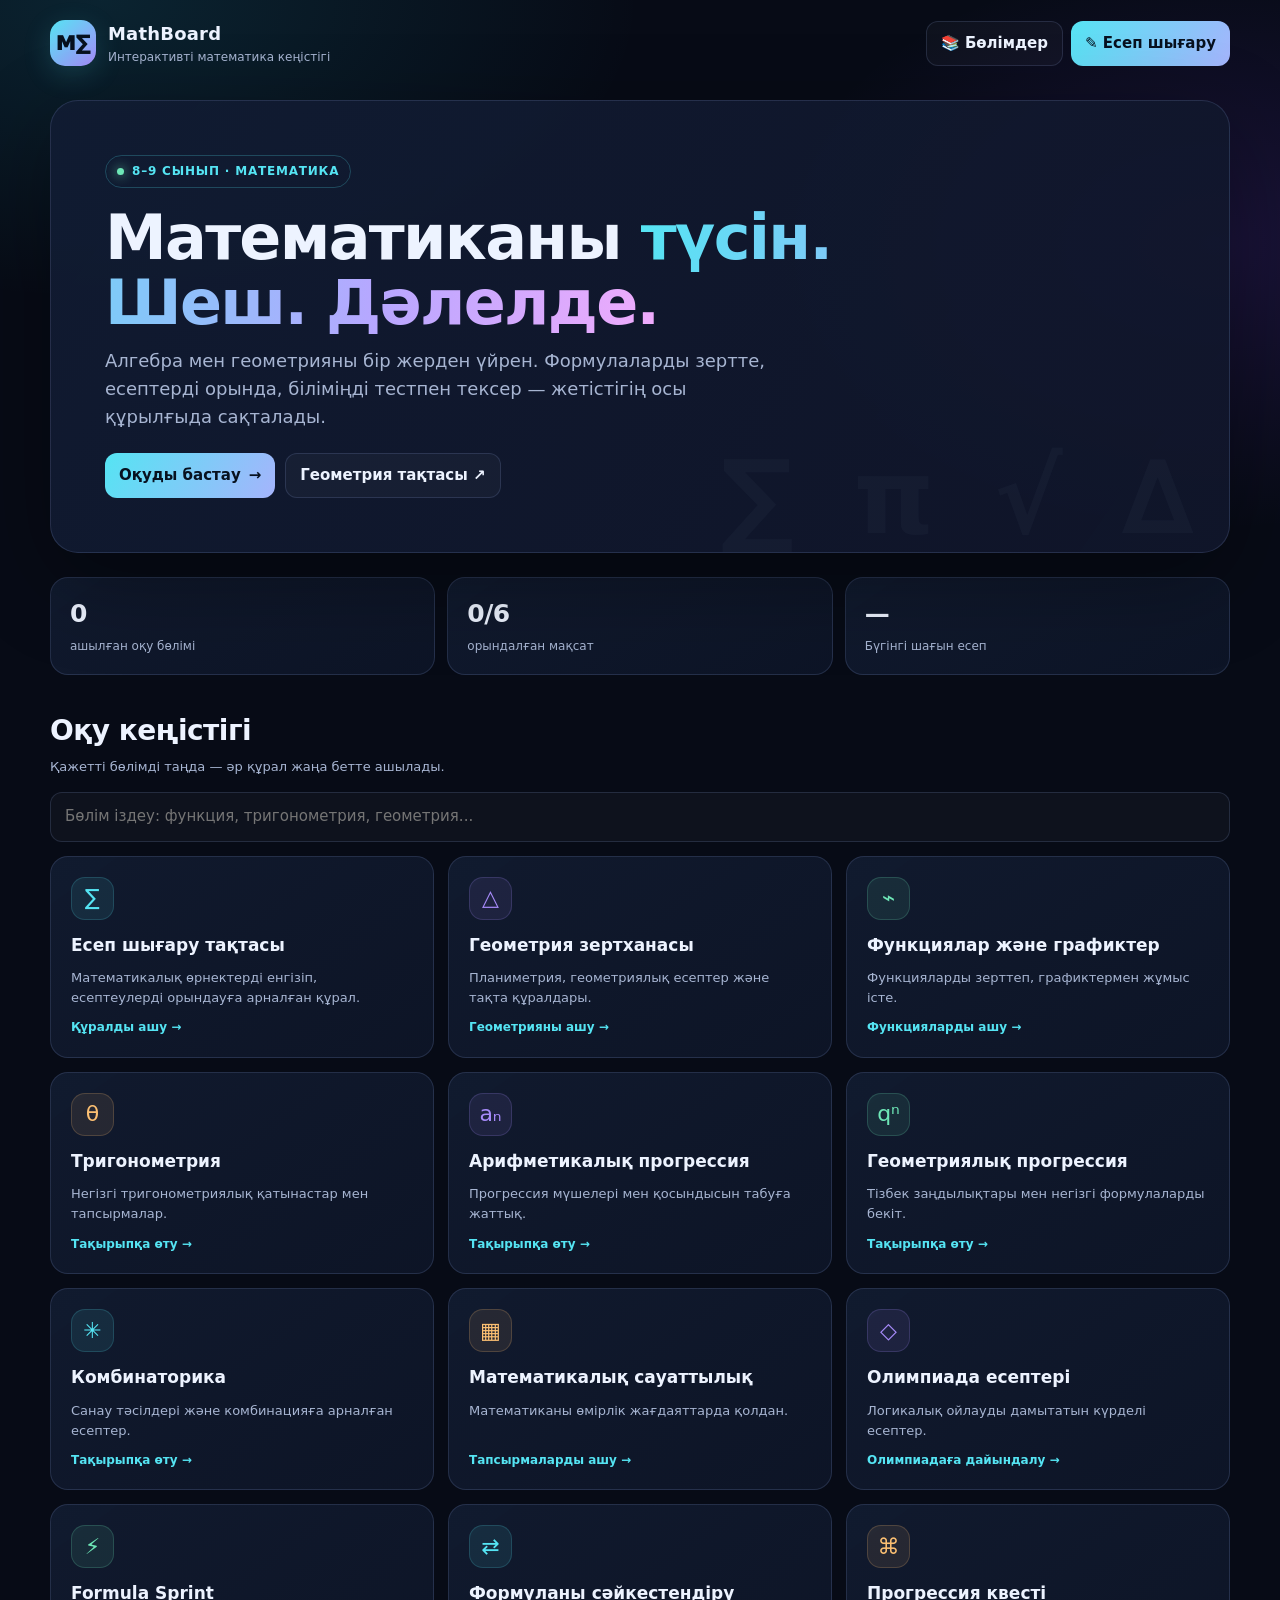
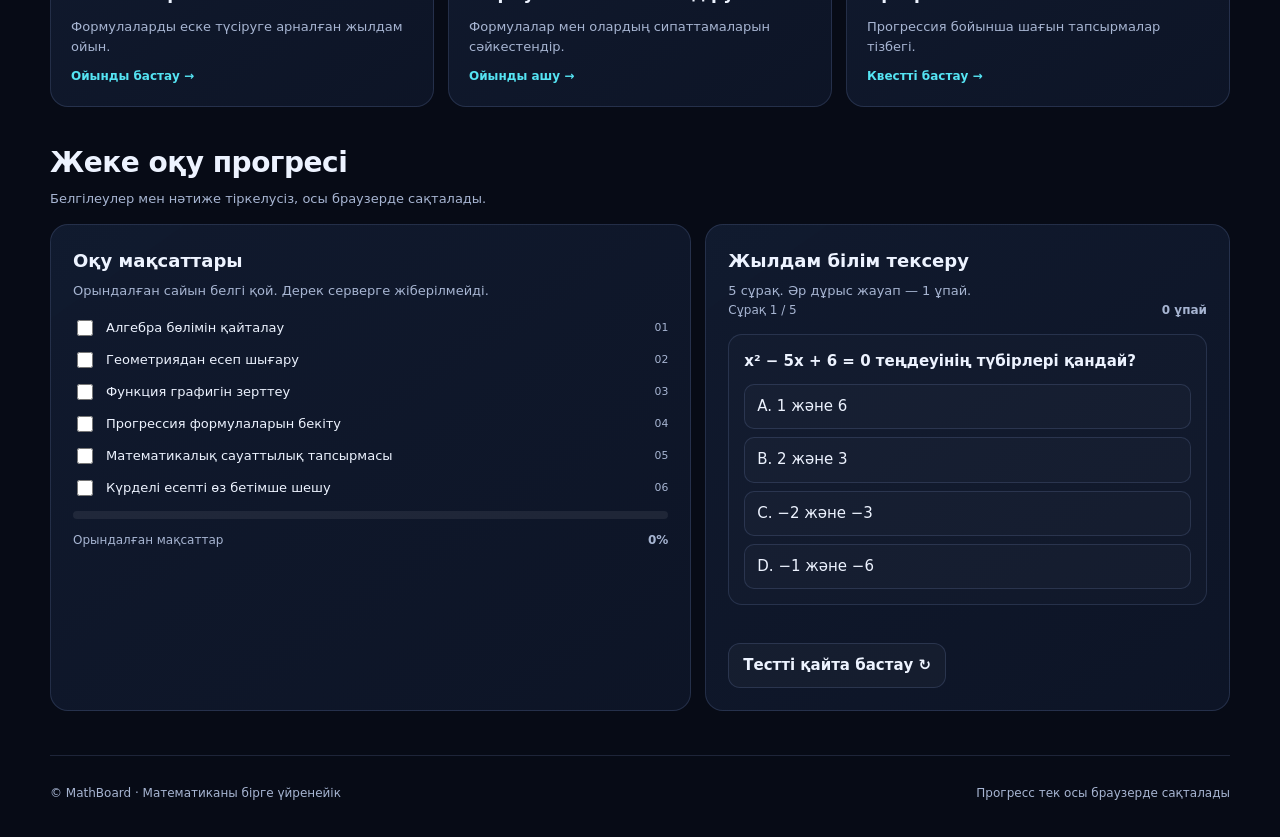
<file: index.html>
<!doctype html>
<html lang="kk">
<head>
<meta charset="utf-8">
<meta name="viewport" content="width=device-width,initial-scale=1">
<meta name="theme-color" content="#070b16">
<meta name="description" content="MathBoard — 8–9 сыныптарға арналған интерактивті математика платформасы. Алгебра, геометрия, тесттер және онлайн тақта.">
<title>MathBoard — Математиканы түсін. Шеш. Дәлелде.</title>
<link rel="stylesheet" href="./modern.css">
</head>
<body class="mb-home">
<div class="mb-wrap">
<header class="mb-topbar">
<a class="mb-brand" href="./index.html" aria-label="MathBoard басты беті">
<span class="mb-logo">M∑</span><span><strong>MathBoard</strong><small>Интерактивті математика кеңістігі</small></span>
</a>
<div class="mb-actions">
<a class="mb-btn" href="#courses">📚 Бөлімдер</a>
<a class="mb-btn primary" href="./formula_runner.html">✎ Есеп шығару</a>
</div>
</header>
<main>
<section class="mb-hero">
<div class="mb-eyebrow"><span class="mb-dot"></span> 8–9 СЫНЫП · МАТЕМАТИКА</div>
<h1>Математиканы <span class="mb-gradient">түсін. Шеш. Дәлелде.</span></h1>
<p>Алгебра мен геометрияны бір жерден үйрен. Формулаларды зертте, есептерді орында, біліміңді тестпен тексер — жетістігің осы құрылғыда сақталады.</p>
<div class="mb-hero-actions">
<a class="mb-btn primary" href="#courses">Оқуды бастау <span aria-hidden="true">→</span></a>
<a class="mb-btn" href="./geometry_plane.html">Геометрия тақтасы ↗</a>
</div>
</section>
<section class="mb-stats" aria-label="Оқу көрсеткіштері">
<div class="mb-stat"><strong id="visitedCount">0</strong><span>ашылған оқу бөлімі</span></div>
<div class="mb-stat"><strong id="doneCount">0/6</strong><span>орындалған мақсат</span></div>
<div class="mb-stat"><strong id="bestScore">—</strong><span>Бүгінгі шағын есеп</span></div>
</section>
<section class="mb-section" id="courses">
<div class="mb-section-head"><div><h2>Оқу кеңістігі</h2><p>Қажетті бөлімді таңда — әр құрал жаңа бетте ашылады.</p></div></div>
<input class="mb-search" id="courseSearch" type="search" placeholder="Бөлім іздеу: функция, тригонометрия, геометрия..." aria-label="Оқу бөлімдерін іздеу">
<div class="mb-grid" id="courseGrid" style="margin-top:14px">
<a class="mb-card" href="./formula_runner.html" data-tags="есеп шығару формула калькулятор тақта алгебра"><span class="mb-card-icon">∑</span><h3>Есеп шығару тақтасы</h3><p>Математикалық өрнектерді енгізіп, есептеулерді орындауға арналған құрал.</p><span class="mb-link">Құралды ашу →</span></a>
<a class="mb-card violet" href="./geometry_plane.html" data-tags="геометрия планиметрия фигура үшбұрыш шеңбер"><span class="mb-card-icon">△</span><h3>Геометрия зертханасы</h3><p>Планиметрия, геометриялық есептер және тақта құралдары.</p><span class="mb-link">Геометрияны ашу →</span></a>
<a class="mb-card green" href="./functions.html" data-tags="функция график алгебра 8 9 сынып"><span class="mb-card-icon">⌁</span><h3>Функциялар және графиктер</h3><p>Функцияларды зерттеп, графиктермен жұмыс істе.</p><span class="mb-link">Функцияларды ашу →</span></a>
<a class="mb-card orange" href="./trig.html" data-tags="тригонометрия синус косинус тангенс"><span class="mb-card-icon">θ</span><h3>Тригонометрия</h3><p>Негізгі тригонометриялық қатынастар мен тапсырмалар.</p><span class="mb-link">Тақырыпқа өту →</span></a>
<a class="mb-card violet" href="./arithm_prog.html" data-tags="арифметикалық прогрессия алгебра тізбек"><span class="mb-card-icon">aₙ</span><h3>Арифметикалық прогрессия</h3><p>Прогрессия мүшелері мен қосындысын табуға жаттық.</p><span class="mb-link">Тақырыпқа өту →</span></a>
<a class="mb-card green" href="./geom_prog.html" data-tags="геометриялық прогрессия алгебра тізбек"><span class="mb-card-icon">qⁿ</span><h3>Геометриялық прогрессия</h3><p>Тізбек заңдылықтары мен негізгі формулаларды бекіт.</p><span class="mb-link">Тақырыпқа өту →</span></a>
<a class="mb-card" href="./combinatorics.html" data-tags="комбинаторика ықтималдық санау тәсілдері"><span class="mb-card-icon">✳</span><h3>Комбинаторика</h3><p>Санау тәсілдері және комбинацияға арналған есептер.</p><span class="mb-link">Тақырыпқа өту →</span></a>
<a class="mb-card orange" href="./math_literacy.html" data-tags="математикалық сауаттылық өмірлік есептер функционалдық"><span class="mb-card-icon">▦</span><h3>Математикалық сауаттылық</h3><p>Математиканы өмірлік жағдаяттарда қолдан.</p><span class="mb-link">Тапсырмаларды ашу →</span></a>
<a class="mb-card violet" href="./olympiad.html" data-tags="олимпиада күрделі логика есептер"><span class="mb-card-icon">◇</span><h3>Олимпиада есептері</h3><p>Логикалық ойлауды дамытатын күрделі есептер.</p><span class="mb-link">Олимпиадаға дайындалу →</span></a>
<a class="mb-card green" href="./formula_sprint.html" data-tags="формула sprint жылдам ойын жаттығу"><span class="mb-card-icon">⚡</span><h3>Formula Sprint</h3><p>Формулаларды еске түсіруге арналған жылдам ойын.</p><span class="mb-link">Ойынды бастау →</span></a>
<a class="mb-card" href="./match_formula.html" data-tags="формула сәйкестендіру ойын"><span class="mb-card-icon">⇄</span><h3>Формуланы сәйкестендіру</h3><p>Формулалар мен олардың сипаттамаларын сәйкестендір.</p><span class="mb-link">Ойынды ашу →</span></a>
<a class="mb-card orange" href="./apgp_quest.html" data-tags="арифметикалық геометриялық прогрессия квест тапсырма"><span class="mb-card-icon">⌘</span><h3>Прогрессия квесті</h3><p>Прогрессия бойынша шағын тапсырмалар тізбегі.</p><span class="mb-link">Квестті бастау →</span></a>
</div>
<p id="searchEmpty" class="mb-muted mb-hidden">Бұл іздеуге сәйкес бөлім табылмады.</p>
</section>
<section class="mb-section">
<div class="mb-section-head"><div><h2>Жеке оқу прогресі</h2><p>Белгілеулер мен нәтиже тіркелусіз, осы браузерде сақталады.</p></div></div>
<div class="mb-two-col">
<div class="mb-panel">
<h3>Оқу мақсаттары</h3><p class="mb-muted" style="font-size:13px;margin:0">Орындалған сайын белгі қой. Дерек серверге жіберілмейді.</p>
<div class="mb-topic-list" id="goalList">
<label class="mb-topic"><input type="checkbox" data-goal="algebra"><span>Алгебра бөлімін қайталау</span><small>01</small></label>
<label class="mb-topic"><input type="checkbox" data-goal="geometry"><span>Геометриядан есеп шығару</span><small>02</small></label>
<label class="mb-topic"><input type="checkbox" data-goal="functions"><span>Функция графигін зерттеу</span><small>03</small></label>
<label class="mb-topic"><input type="checkbox" data-goal="progressions"><span>Прогрессия формулаларын бекіту</span><small>04</small></label>
<label class="mb-topic"><input type="checkbox" data-goal="literacy"><span>Математикалық сауаттылық тапсырмасы</span><small>05</small></label>
<label class="mb-topic"><input type="checkbox" data-goal="olympiad"><span>Күрделі есепті өз бетімше шешу</span><small>06</small></label>
</div>
<div class="mb-progress-track"><div class="mb-progress-fill" id="goalBar"></div></div>
<div class="mb-progress-line"><span>Орындалған мақсаттар</span><strong id="goalPercent">0%</strong></div>
</div>
<div class="mb-panel">
<h3>Жылдам білім тексеру</h3><p class="mb-muted" style="font-size:13px;margin:0">5 сұрақ. Әр дұрыс жауап — 1 ұпай.</p>
<div id="quizArea"></div>
<div class="mb-result" id="quizResult" aria-live="polite">Бастау үшін жауап нұсқасын таңда.</div>
<button class="mb-btn" id="resetQuiz" type="button">Тестті қайта бастау ↻</button>
</div>
</div>
</section>
</main>
<footer class="mb-footer"><span>© MathBoard · Математиканы бірге үйренейік</span><span>Прогресс тек осы браузерде сақталады</span></footer>
</div>
<script>
(function(){
'use strict';
const KEY='mathboard_v2';
function read(){try{return JSON.parse(localStorage.getItem(KEY)||'{}')}catch(e){return {}}}
function write(data){try{localStorage.setItem(KEY,JSON.stringify(data))}catch(e){}}
let data=read();
const visited=data.visits||{};
document.getElementById('visitedCount').textContent=Object.keys(visited).length;
const goals=data.goals||{};
document.querySelectorAll('[data-goal]').forEach(el=>{el.checked=!!goals[el.dataset.goal];el.addEventListener('change',()=>{const d=read();d.goals=d.goals||{};d.goals[el.dataset.goal]=el.checked;write(d);updateGoals();})});
function updateGoals(){const all=[...document.querySelectorAll('[data-goal]')];const count=all.filter(x=>x.checked).length;document.getElementById('doneCount').textContent=count+'/'+all.length;document.getElementById('goalPercent').textContent=Math.round(count/all.length*100)+'%';document.getElementById('goalBar').style.width=(count/all.length*100)+'%';}
updateGoals();
if(typeof data.lastScore==='number')document.getElementById('bestScore').textContent=data.lastScore+'/5';
document.getElementById('courseSearch').addEventListener('input',e=>{const q=e.target.value.toLocaleLowerCase('kk');let shown=0;document.querySelectorAll('#courseGrid .mb-card').forEach(card=>{const match=(card.textContent+' '+card.dataset.tags).toLocaleLowerCase('kk').includes(q);card.classList.toggle('mb-hidden',!match);if(match)shown++;});document.getElementById('searchEmpty').classList.toggle('mb-hidden',shown>0);});
const questions=[
{q:'x² − 5x + 6 = 0 теңдеуінің түбірлері қандай?',a:['1 және 6','2 және 3','−2 және −3','−1 және −6'],correct:1,why:'(x − 2)(x − 3) = 0, сондықтан x = 2 және x = 3.'},
{q:'Арифметикалық прогрессияда a₁ = 4, d = 3. a₄ неге тең?',a:['7','10','13','16'],correct:2,why:'a₄ = a₁ + 3d = 4 + 9 = 13.'},
{q:'sin 30° мәні қандай?',a:['0','1/2','√2/2','1'],correct:1,why:'sin 30° = 1/2.'},
{q:'Үшбұрыш бұрыштарының қосындысы неше градус?',a:['90°','180°','270°','360°'],correct:1,why:'Евклидтік жазықтықтағы үшбұрыш бұрыштарының қосындысы 180°.'},
{q:'y = 2x + 1 функциясында x = 3 болса, y неге тең?',a:['5','6','7','8'],correct:2,why:'y = 2·3 + 1 = 7.'}
];
let order=[],index=0,score=0,answered=false;
const area=document.getElementById('quizArea'),result=document.getElementById('quizResult');
function startQuiz(){order=[0,1,2,3,4];index=0;score=0;answered=false;result.textContent='';renderQuestion();}
function renderQuestion(){if(index>=order.length){area.innerHTML='<div class="mb-question"><p>Тест аяқталды!</p><div class="mb-muted">Нәтижең: '+score+'/5</div></div>';result.textContent=score>=4?'Жарайсың! Тақырыпты жақсы меңгергенсің.':'Қателерді қарап, тағы бір рет байқап көр.';const d=read();d.lastScore=score;d.lastQuizAt=new Date().toISOString();write(d);document.getElementById('bestScore').textContent=score+'/5';return;}
const item=questions[order[index]];area.innerHTML='<div class="mb-progress-line"><span>Сұрақ '+(index+1)+' / '+order.length+'</span><strong>'+score+' ұпай</strong></div><div class="mb-question"><p>'+item.q+'</p><div class="mb-answers">'+item.a.map((v,i)=>'<button type="button" class="mb-answer" data-answer="'+i+'">'+String.fromCharCode(65+i)+'. '+v+'</button>').join('')+'</div></div>';
area.querySelectorAll('[data-answer]').forEach(btn=>btn.addEventListener('click',()=>{if(answered)return;answered=true;const picked=Number(btn.dataset.answer);if(picked===item.correct){score++;btn.classList.add('correct');result.textContent='Дұрыс! '+item.why;}else{btn.classList.add('wrong');area.querySelector('[data-answer="'+item.correct+'"]').classList.add('correct');result.textContent='Әзірге дұрыс емес. '+item.why;}const next=document.createElement('button');next.className='mb-btn primary';next.type='button';next.textContent=index===order.length-1?'Нәтижені көру':'Келесі сұрақ →';next.style.marginTop='10px';next.addEventListener('click',()=>{index++;answered=false;renderQuestion();});area.appendChild(next);}));
}
document.getElementById('resetQuiz').addEventListener('click',startQuiz);startQuiz();
})();
</script>
<script src="./modern.js"></script>
</body></html>
</file>
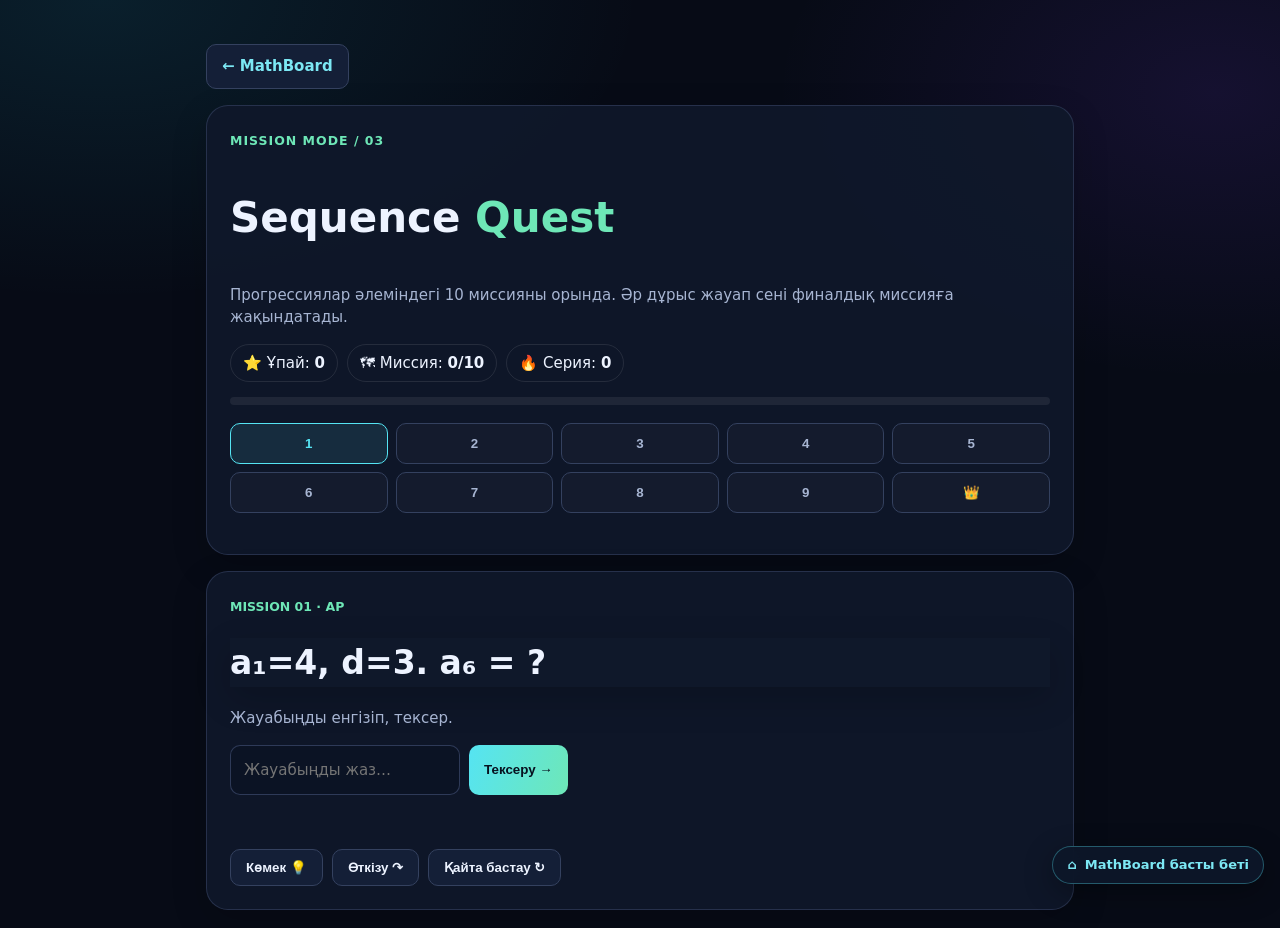
<file: apgp_quest.html>
<!doctype html><html lang="kk"><head><meta charset="utf-8"><meta name="viewport" content="width=device-width,initial-scale=1"><title>Sequence Quest | MathBoard</title><link rel="stylesheet" href="./modern.css"><style>
body{margin:0;background:#070b16;color:#edf3ff;font:15px/1.5 system-ui,sans-serif}.wrap{max-width:900px;margin:28px auto;padding:16px}.btn{display:inline-block;border:1px solid #34415f;background:#141f37;color:#edf3ff;border-radius:12px;padding:10px 15px;text-decoration:none;font-weight:750;cursor:pointer}.primary{background:linear-gradient(110deg,#55e4f3,#6ee7b7);color:#07111f;border:0}.box{border:1px solid #293550;background:linear-gradient(145deg,#121c31,#0d1425);border-radius:22px;padding:23px;margin-top:16px}.title{font-size:clamp(29px,5vw,42px)}.muted{color:#a7b5d2}.map{display:grid;grid-template-columns:repeat(5,1fr);gap:8px;margin:18px 0}.node{border:1px solid #34415f;background:#ffffff06;color:#a7b5d2;border-radius:13px;padding:12px 4px;font-weight:850;cursor:pointer}.node.active{border-color:#55e4f3;color:#55e4f3;background:#55e4f31b}.node.done{border-color:#6ee7b7;color:#6ee7b7;background:#6ee7b714}.q{font-size:clamp(23px,4vw,33px);font-weight:850;margin:20px 0}.input{width:min(230px,65%);background:#070b16;border:1px solid #445576;color:#fff;padding:13px;border-radius:12px;font:inherit}.row{display:flex;gap:9px;flex-wrap:wrap}.pill{border:1px solid #ffffff18;border-radius:99px;padding:7px 12px}.note{min-height:26px;margin:14px 0}.track{height:8px;background:#ffffff12;border-radius:20px;overflow:hidden}.fill{height:100%;background:linear-gradient(90deg,#55e4f3,#6ee7b7);width:0;transition:width .3s}@media(max-width:600px){.wrap{padding:12px}.box{padding:16px}.map{gap:5px}.node{font-size:12px;padding:10px 2px}}
</style></head><body><main class="wrap"><a class="btn" href="index.html">← MathBoard</a><section class="box"><small style="color:#6ee7b7;font-weight:900;letter-spacing:1px">MISSION MODE / 03</small><h1 class="title">Sequence <span style="color:#6ee7b7">Quest</span></h1><p class="muted">Прогрессиялар әлеміндегі 10 миссияны орында. Әр дұрыс жауап сені финалдық миссияға жақындатады.</p><div class="row"><span class="pill">⭐ Ұпай: <b id="score">0</b></span><span class="pill">🗺 Миссия: <b id="progress">0/10</b></span><span class="pill">🔥 Серия: <b id="streak">0</b></span></div><div class="track" style="margin-top:15px"><div class="fill" id="fill"></div></div><div class="map" id="map"></div></section><section class="box"><small id="kind" style="color:#6ee7b7;font-weight:900">MISSION 01</small><div class="q" id="question"></div><p class="muted" id="hint">Жауабыңды енгіз.</p><div class="row"><input class="input" id="answer" inputmode="decimal" placeholder="Жауабыңды жаз…"><button class="btn primary" id="check">Тексеру →</button></div><div class="note" id="note" aria-live="polite"></div><div class="row"><button class="btn" id="help">Көмек 💡</button><button class="btn" id="skip">Өткізу ↷</button><button class="btn" id="restart">Қайта бастау ↻</button></div></section></main>
<script>
var $=function(x){return document.getElementById(x)},missions=[
{t:'AP',q:'a₁=4, d=3. a₆ = ?',a:19,h:'aₙ = a₁ + (n−1)d'},
{t:'AP',q:'a₁=7, d=−2. a₅ = ?',a:-1,h:'aₙ = a₁ + (n−1)d'},
{t:'AP',q:'a₁=2, d=4. S₅ = ?',a:50,h:'Sₙ = n(a₁+aₙ)/2'},
{t:'AP',q:'5, 9, 13, 17, … келесі сан?',a:21,h:'Айырымы тұрақты.'},
{t:'GP',q:'b₁=3, q=2. b₅ = ?',a:48,h:'bₙ = b₁ · qⁿ⁻¹'},
{t:'GP',q:'2, 6, 18, 54, … келесі сан?',a:162,h:'Әр жолы бірдей санға көбейеді.'},
{t:'GP',q:'b₁=5, q=3. b₃ = ?',a:45,h:'b₃ = b₁ · q²'},
{t:'AP',q:'a₁=12, d=−3. a₄ = ?',a:3,h:'12-ден үш рет 3-ті азайт.'},
{t:'GP',q:'b₁=1, q=2. S₄ = ?',a:15,h:'1 + 2 + 4 + 8'},
{t:'BOSS',q:'AP: a₃=11, a₇=27. Айырымы d = ?',a:4,h:'a₇ − a₃ = 4d'}
],idx=0,score=0,streak=0,done={},locked=false;
function map(){ $('map').innerHTML=missions.map(function(m,i){return '<button class="node '+(done[i]?'done ':'')+(i===idx?'active':'')+'" onclick="jump('+i+')">'+(done[i]?'✓':i===9?'👑':i+1)+'</button>'}).join('')}
function show(){$('kind').textContent='MISSION '+String(idx+1).padStart(2,'0')+' · '+missions[idx].t;$('question').textContent=missions[idx].q;$('hint').textContent='Жауабыңды енгізіп, тексер.';$('answer').value='';$('answer').disabled=false;$('check').disabled=false;$('note').textContent='';$('progress').textContent=Object.keys(done).length+'/10';$('score').textContent=score;$('streak').textContent=streak;$('fill').style.width=Object.keys(done).length*10+'%';map();locked=false}
function check(){if(locked||done[idx])return;var raw=$('answer').value.trim().replace(',','.');if(raw===''){$('note').textContent='Алдымен жауабыңды енгіз.';return}if(Math.abs(Number(raw)-missions[idx].a)<.001){locked=true;done[idx]=true;streak++;var pts=10+Math.min(streak-1,4)*2;score+=pts;$('note').textContent='Дұрыс! +'+pts+' ұпай ✨';$('note').style.color='#6ee7b7';$('answer').disabled=true;$('check').disabled=true;$('progress').textContent=Object.keys(done).length+'/10';$('score').textContent=score;$('streak').textContent=streak;$('fill').style.width=Object.keys(done).length*10+'%';map();if(Object.keys(done).length===10){$('kind').textContent='QUEST COMPLETE';$('question').textContent='🏆 Миссия орындалды!';$('hint').textContent='10 тапсырманың бәрі аяқталды. Ұпай: '+score;localStorage.setItem('mb_quest_best',Math.max(score,Number(localStorage.getItem('mb_quest_best')||0)))}else setTimeout(function(){idx=(idx+1)%10;while(done[idx]&&Object.keys(done).length<10)idx=(idx+1)%10;show()},700)}else{streak=0;$('streak').textContent='0';$('note').textContent='Әлі дәл емес. Формуланы қолданып қайта есепте!';$('note').style.color='#fb7185'}}
function jump(i){if(done[i])return;idx=i;show()}
$('check').onclick=check;$('answer').addEventListener('keydown',function(e){if(e.key==='Enter')check()});$('help').onclick=function(){$('hint').textContent='💡 '+missions[idx].h};$('skip').onclick=function(){idx=(idx+1)%10;while(done[idx]&&Object.keys(done).length<10)idx=(idx+1)%10;show()};$('restart').onclick=function(){idx=score=streak=0;done={};show()};show();
</script><script src="./modern.js"></script></body></html>
</file>
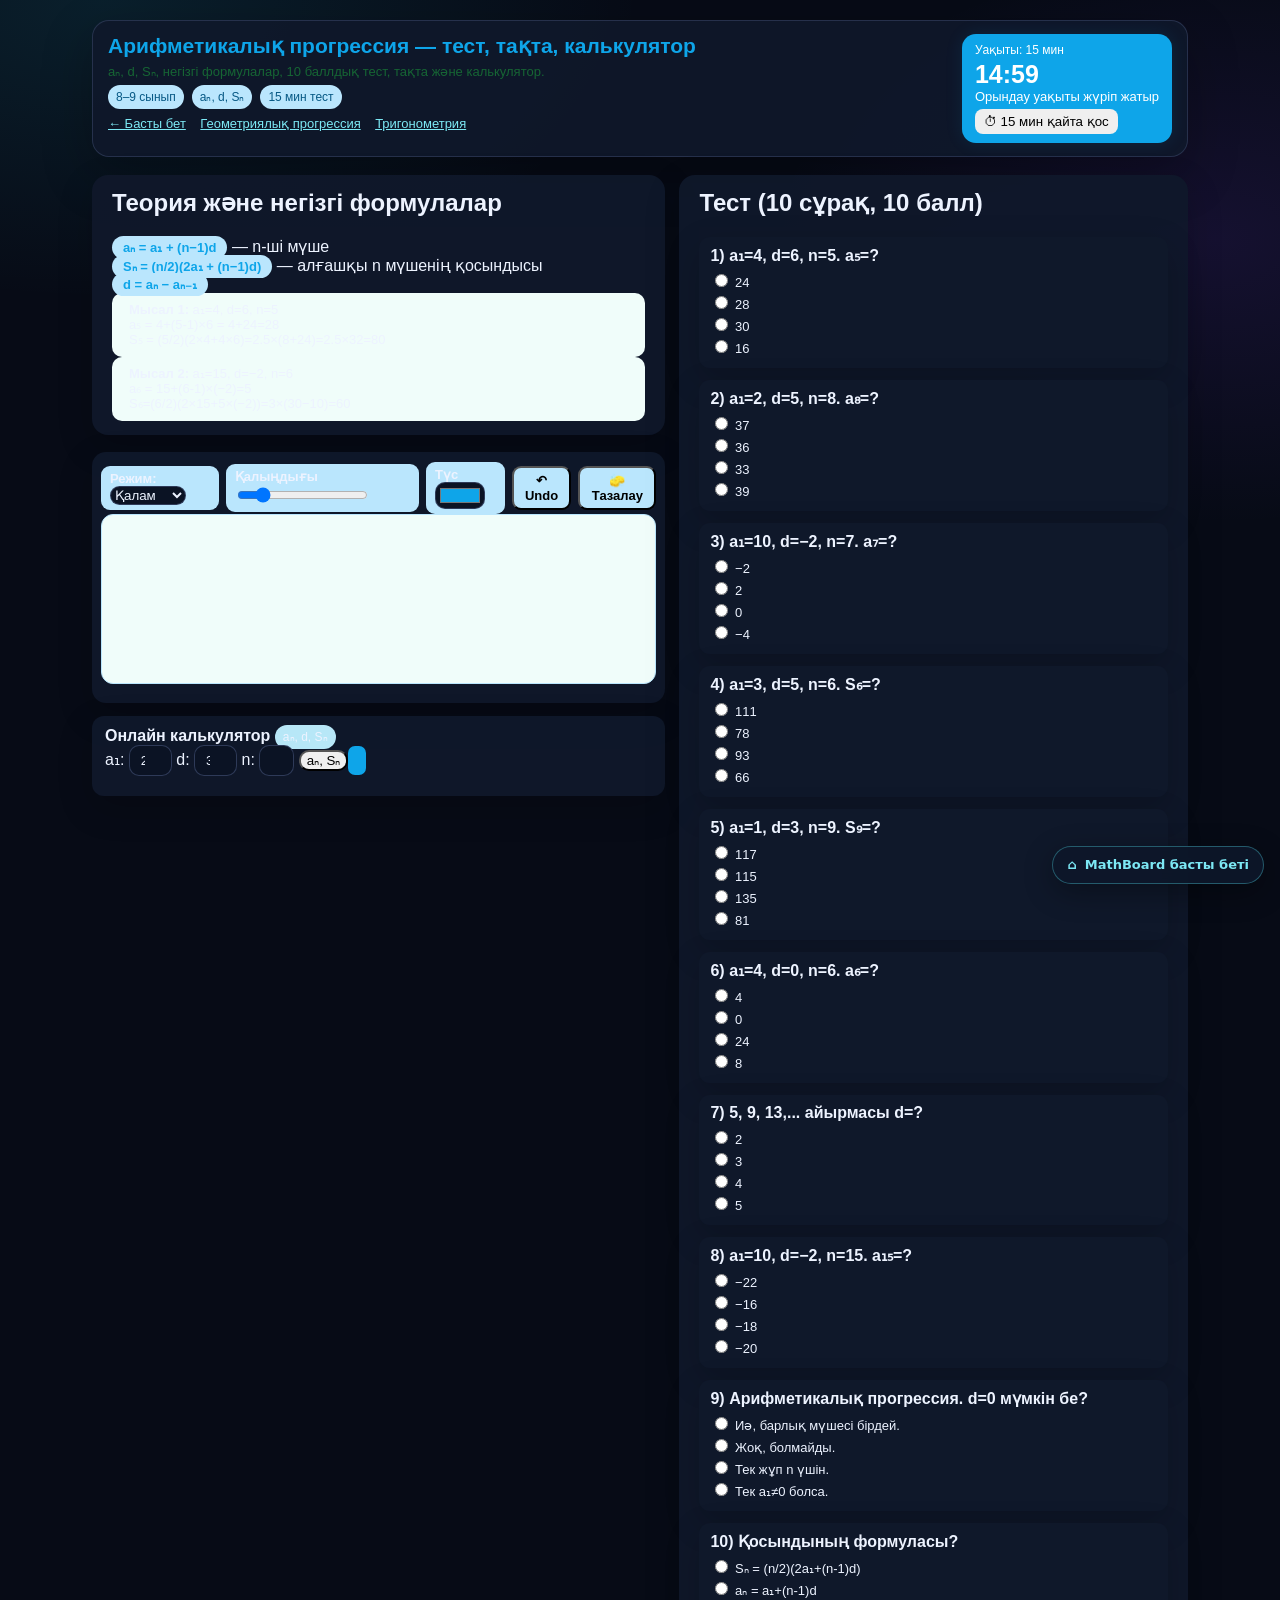
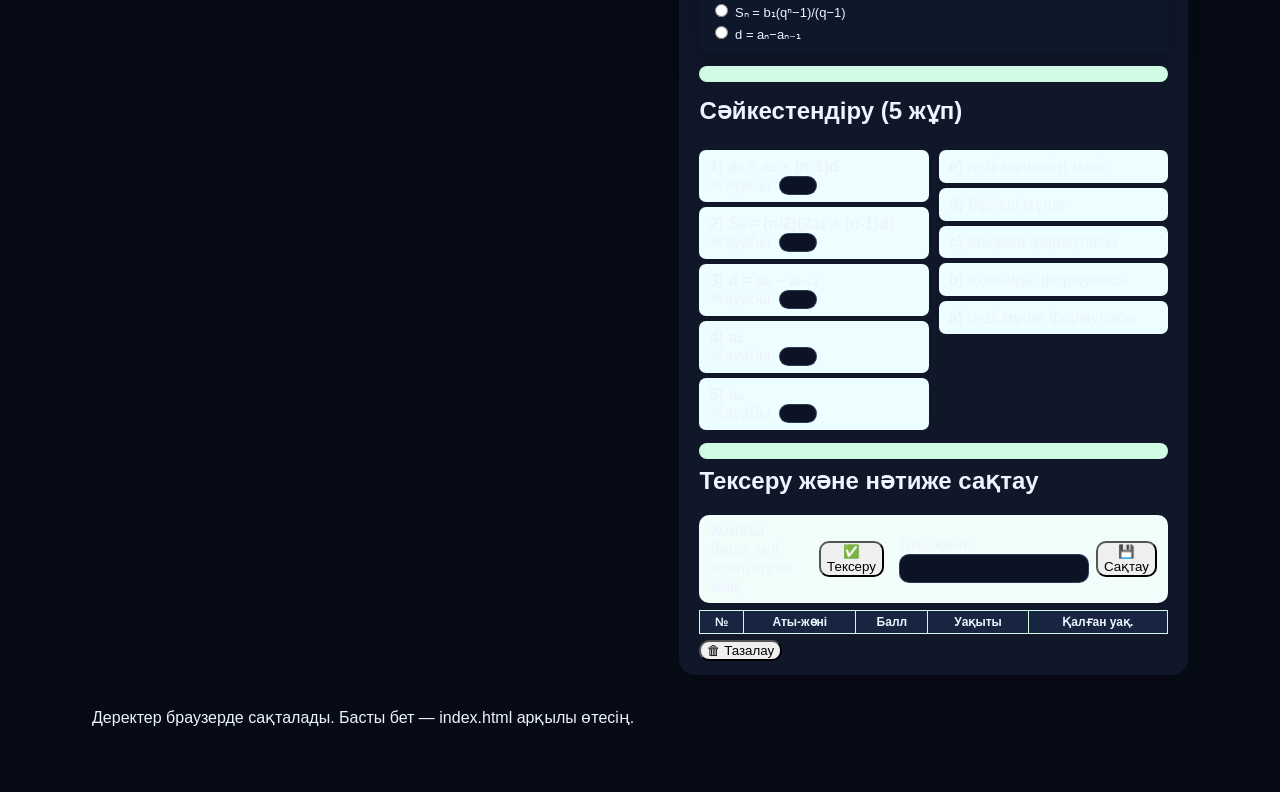
<file: arithm_prog.html>
<!DOCTYPE html>
<html lang="kk">
<head>
  <meta charset="UTF-8">
  <title>Арифметикалық прогрессия — тест, тақта, калькулятор</title>
  <meta name="viewport" content="width=device-width, initial-scale=1.0">
  <style>
    :root{--card:#fff;--bg:#e6f9fc;--muted:#166534;--accent:#0ea5e9;--danger:#ef4444;--good:#22c55e;}
    body{margin:0;background:var(--bg);font-family:sans-serif;}
    .container{max-width:1120px;margin:0 auto;padding:20px 12px 65px;}
    header{display:flex;justify-content:space-between;align-items:flex-start;gap:14px;margin-bottom:18px;padding:13px 15px;background:var(--card);box-shadow:0 1px 15px #38bdf844;border-radius:17px;}
    @media(max-width:990px){header{flex-direction:column;}}
    .title h1{margin:0 0 6px;font-size:21px;color:var(--accent);}
    .title p{margin:1px 0 6px 0;color:var(--muted);font-size:13px;}
    .badge-row{display:flex;gap:8px;margin-bottom:5px;}
    .badge{padding:5px 8px;border-radius:99px;background:#bae6fd;color:#075985;font-size:12px;}
    nav a{font-size:13px;color:var(--accent);margin-right:10px;}
    .timer-box{min-width:200px;padding:9px 13px;background:var(--accent);color:#fff;border-radius:14px;box-shadow:0 0 18px #0ea5e91b;}
    .timer-time{font-size:25px;font-weight:900;}
    .timer-status{font-size:13px;}
    main{display:grid;grid-template-columns: 1.06fr 0.94fr;gap:14px;align-items:flex-start;}
    @media(max-width:980px){main{grid-template-columns:1fr;}}
    .card{background:var(--card);border-radius:16px;padding:14px 20px;margin-bottom:17px;box-shadow:0 2px 13px #0ea5e924;}
    h2{margin-top:0;}
    h3{margin-top:15px;}
    .formula{background:#bae6fd;border-radius:999px;padding:4px 11px;font-size:13px;font-weight:700;color:#0ea5e9;}
    .ex{background:#f0fdfa;padding:9px 13px 10px 17px;border-radius:10px;font-size:13px;}
    ul{font-size:14px;}
    .board{background:#f8fafc;padding:10px 9px 15px;border-radius:14px;margin-bottom:13px;}
    .tools{display:flex;gap:7px;align-items:center;}
    .tools .tool{padding:5px 9px;border-radius:9px;background:#bae6fd;font-size:13px;font-weight:700;}
    canvas{width:100%;height:170px;border-radius:12px;background:#f0fdfa;border:1px solid #bae6fd;}
    .calc{background:#f0fdfa;padding:11px 13px 13px;border-radius:12px;}
    .calc input,.calc select{padding:7px 11px;border-radius:9px;border:1px solid #bae6fd;margin-bottom:7px;}
    .calc .out{background:var(--accent);color:#fff;padding:7px 9px;border-radius:7px;margin-top:4px;font-size:13px;}
    .question{margin-bottom:12px;padding:9px 11px;background:#f0fdfa;border-radius:11px;}
    .question-title{font-weight:700;margin-bottom:6px;}
    label.option{display:block;font-size:13px;margin-bottom:3px;}
    .small-feedback{font-size:12px;margin-top:3px;}
    .small-feedback.correct{color:var(--good);}
    .small-feedback.wrong{color:var(--danger);}
    .test-result{padding:8px 12px;border-radius:10px;background:#d1fae5;font-size:13px;margin:8px 0;}
    .match-grid{display:grid;grid-template-columns:1fr 1fr;gap:10px;}
    .match-item{padding:7px 10px;border-radius:7px;background:#ecfeff;margin:5px 0;}
    .match-item input{width:38px;border-radius:6px;}
    .save-box{margin-top:10px;padding:7px 11px;border-radius:10px;background:#f0fdfa;display:flex;gap:7px;align-items:center;}
    .save-box input{padding:6px 10px;font-size:13px;border-radius:999px;border:1px solid #bae6fd;min-width:130px;}
    .saved-table{width:100%;border-collapse:collapse;margin-top:7px;font-size:12px;}
    .saved-table th,.saved-table td{border:1px solid #d1fae5;padding:4px 6px;}
    .saved-table th{background:#bae6fd;}
    .chip{padding:5px 8px;border-radius:99px;background:#b7e7f7;font-size:12px;}
    footer{margin-top:16px;}
  </style>
  <link rel="stylesheet" href="./modern.css">
</head>
<body>
<div class="container">
  <header>
    <div class="title">
      <h1>Арифметикалық прогрессия — тест, тақта, калькулятор</h1>
      <p>aₙ, d, Sₙ, негізгі формулалар, 10 баллдық тест, тақта және калькулятор.</p>
      <div class="badge-row">
        <span class="badge">8–9 сынып</span>
        <span class="badge">aₙ, d, Sₙ</span>
        <span class="badge">15 мин тест</span>
      </div>
      <nav>
        <a href="index.html">← Басты бет</a>
        <a href="geom_prog.html">Геометриялық прогрессия</a>
        <a href="trig.html">Тригонометрия</a>
      </nav>
    </div>
    <div class="timer-box">
      <div style="font-size:12px;margin-bottom:3px;">Уақыты: 15 мин</div>
      <div class="timer-time" id="timerDisplay">15:00</div>
      <div class="timer-status" id="timerStatus">Орындау уақыты жүріп жатыр</div>
      <button id="restartTimerBtn" style="margin-top:5px;border-radius:8px;padding:5px 9px;border:0;cursor:pointer;">⏱ 15 мин қайта қос</button>
    </div>
  </header>
  <main>
    <section>
      <div class="card">
        <h2>Теория және негізгі формулалар</h2>
        <span class="formula">aₙ = a₁ + (n−1)d</span> — n-ші мүше <br>
        <span class="formula">Sₙ = (n/2)(2a₁ + (n−1)d)</span> — алғашқы n мүшенің қосындысы<br>
        <span class="formula">d = aₙ − aₙ₋₁</span><br>
        <div class="ex"><b>Мысал 1:</b> a₁=4, d=6, n=5<br>
          a₅ = 4+(5-1)×6 = 4+24=28<br>
          S₅ = (5/2)(2×4+4×6)=2.5×(8+24)=2.5×32=80
        </div>
        <div class="ex"><b>Мысал 2:</b> а₁=15, d=−2, n=6<br>
          a₆ = 15+(6-1)×(−2)=5<br>
          S₆=(6/2)(2×15+5×(−2))=3×(30−10)=60
        </div>
      </div>
      <div class="card board">
        <div class="tools">
          <div class="tool">Режим: <select id="mode"><option value="pen">Қалам</option><option value="eraser">Өшіргіш</option><option value="line">Сызғыш</option></select></div>
          <div class="tool">Қалыңдығы <input id="size" type="range" min="2" max="15" value="4"></div>
          <div class="tool">Түс <input id="color" type="color" value="#0ea5e9"></div>
          <button id="undoBtn" class="tool">↶ Undo</button>
          <button id="clearBtn" class="tool">🧽 Тазалау</button>
        </div>
        <canvas id="canvas"></canvas>
      </div>
      <div class="card calc">
        <b>Онлайн калькулятор</b>
        <span class="chip">aₙ, d, Sₙ</span><br>
        a₁: <input id="a1" type="number" value="2" style="width:43px">
        d: <input id="d" type="number" value="3" style="width:43px">
        n: <input id="n" type="number" value="7" style="width:35px">
        <button id="apcalcBtn">aₙ, Sₙ</button>
        <span id="apout" class="out"></span>
      </div>
    </section>
    <section>
      <div class="card">
        <h2>Тест (10 сұрақ, 10 балл)</h2>
        <div id="testArea"></div>
        <div class="test-result" id="testResult"></div>
        <h2 style="margin-top:15px;">Сәйкестендіру (5 жұп)</h2>
        <div class="match-grid" id="matchArea"></div>
        <div class="test-result" id="matchResult"></div>
        <h2>Тексеру және нәтиже сақтау</h2>
        <div class="save-box">
          <span id="scoreSummary">Жалпы балл: әлі есептелген жоқ</span>
          <button id="checkAllBtn" style="margin:3px 8px;">✅ Тексеру</button>
          <label>Аты-жөні:<input id="studentName"/></label>
          <button id="saveResultBtn">💾 Сақтау</button>
        </div>
        <div style="color:var(--muted);font-size:12px;margin:3px 0;" id="saveMessage"></div>
        <table class="saved-table" id="resultsTable">
          <thead><tr><th>№</th><th>Аты-жөні</th><th>Балл</th><th>Уақыты</th><th>Қалған уақ.</th></tr></thead>
          <tbody></tbody>
        </table>
        <button id="clearResultsBtn" style="margin-top:6px;">🗑 Тазалау</button>
      </div>
    </section>
  </main>
  <footer>
    Деректер браузерде сақталады. Басты бет — index.html арқылы өтесің.
  </footer>
</div>
<script>
  // Таймер
  const TIMER_SEC = 15*60; let remaining=TIMER_SEC,timerId=null;
  const timerDisplay=document.getElementById('timerDisplay'),timerStatus=document.getElementById('timerStatus'),restartTimerBtn=document.getElementById('restartTimerBtn');
  function ftime(sec){let m=Math.floor(sec/60),s=sec%60;return String(m).padStart(2,0)+':'+String(s).padStart(2,0);}
  function updateTimerUI(){timerDisplay.textContent=ftime(remaining);
    if(remaining<=0){timerStatus.textContent='Уақыт аяқталды.';clearInterval(timerId);timerId=null;}
    else if(remaining<=180){timerStatus.textContent='Қалған уақыт аз! Жылдам!';}
    else timerStatus.textContent='Орындау уақыты жүріп жатыр';}
  function startTimer(){if(timerId)clearInterval(timerId);remaining=TIMER_SEC;updateTimerUI();
    timerId=setInterval(()=>{remaining--;updateTimerUI();if(remaining<=0)clearInterval(timerId);},1000);}
  restartTimerBtn.onclick=startTimer;startTimer();
  // Board
  const canvas=document.getElementById('canvas'),ctx=canvas.getContext('2d'),modeEl=document.getElementById('mode'),sizeEl=document.getElementById('size'),colorEl=document.getElementById('color');
  let drawing=false,lastX=0,lastY=0,lineStart=null,history=[];
  function fitCanvas(){const r=canvas.getBoundingClientRect(),dpr=window.devicePixelRatio||1;canvas.width=Math.floor(r.width*dpr);canvas.height=Math.floor(r.height*dpr);ctx.setTransform(dpr,0,0,dpr,0,0);if(history.length){const img=new Image();img.onload=()=>ctx.drawImage(img,0,0,r.width,r.height);img.src=history[history.length-1];}}
  function snapshot(){history.push(canvas.toDataURL());if(history.length>12)history.shift();}
  function getPos(e){const r=canvas.getBoundingClientRect(),x=(e.touches?e.touches[0].clientX:e.clientX)-r.left,y=(e.touches?e.touches[0].clientY:e.clientY)-r.top;return{x,y};}
  function start(e){e.preventDefault();const{x,y}=getPos(e),mode=modeEl.value;if(mode==='line'){if(!lineStart){lineStart={x,y};}else{snapshot();ctx.save();ctx.lineCap='round';ctx.lineJoin='round';ctx.lineWidth=+sizeEl.value;ctx.strokeStyle=colorEl.value;ctx.beginPath();ctx.moveTo(lineStart.x,lineStart.y);ctx.lineTo(x,y);ctx.stroke();ctx.restore();lineStart=null;}return;}snapshot();drawing=true;lastX=x;lastY=y;}
  function move(e){if(!drawing)return;e.preventDefault();const{x,y}=getPos(e),mode=modeEl.value;ctx.save();ctx.lineCap='round';ctx.lineJoin='round';ctx.lineWidth=+sizeEl.value;if(mode==='eraser'){ctx.globalCompositeOperation='destination-out';ctx.strokeStyle='rgba(0,0,0,1)';}else{ctx.globalCompositeOperation='source-over';ctx.strokeStyle=colorEl.value;}ctx.beginPath();ctx.moveTo(lastX,lastY);ctx.lineTo(x,y);ctx.stroke();ctx.restore();lastX=x;lastY=y;}
  function end(){drawing=false;}
  document.getElementById('clearBtn').onclick=()=>{snapshot();ctx.clearRect(0,0,canvas.width,canvas.height);lineStart=null;};
  document.getElementById('undoBtn').onclick=()=>{if(history.length<2)return;history.pop();const img=new Image();img.onload=()=>{const r=canvas.getBoundingClientRect();ctx.clearRect(0,0,canvas.width,canvas.height);ctx.drawImage(img,0,0,r.width,r.height);};img.src=history[history.length-1];lineStart=null;};
  canvas.addEventListener('mousedown',start);canvas.addEventListener('mousemove',move);window.addEventListener('mouseup',end);
  canvas.addEventListener('touchstart',start,{passive:false});canvas.addEventListener('touchmove',move,{passive:false});window.addEventListener('touchend',end);
  window.addEventListener('resize',fitCanvas);fitCanvas();snapshot();
  // Калькулятор
  apcalcBtn.onclick=()=>{let a=+a1.value,dv=+d.value,nv=+n.value;if(isNaN(a)||isNaN(dv)||isNaN(nv)){apout.textContent="Қате.";return;}
    let an=a+(nv-1)*dv, S=(nv/2)*(2*a+(nv-1)*dv);
    apout.textContent="aₙ="+an+", Sₙ="+S;
  }
  // Тест
  const testQuestions=[
    {q:"1) a₁=4, d=6, n=5. a₅=?",options:["24","28","30","16"],correct:1},
    {q:"2) a₁=2, d=5, n=8. a₈=?",options:["37","36","33","39"],correct:0},
    {q:"3) a₁=10, d=−2, n=7. a₇=?",options:["−2","2","0","−4"],correct:1},
    {q:"4) a₁=3, d=5, n=6. S₆=?",options:["111","78","93","66"],correct:2},
    {q:"5) a₁=1, d=3, n=9. S₉=?",options:["117","115","135","81"],correct:1},
    {q:"6) a₁=4, d=0, n=6. a₆=?",options:["4","0","24","8"],correct:0},
    {q:"7) 5, 9, 13,... айырмасы d=?",options:["2","3","4","5"],correct:2},
    {q:"8) a₁=10, d=−2, n=15. a₁₅=?",options:["−22","−16","−18","−20"],correct:3},
    {q:"9) Арифметикалық прогрессия. d=0 мүмкін бе?",options:["Иә, барлық мүшесі бірдей.","Жоқ, болмайды.","Тек жұп n үшін.","Тек a₁≠0 болса."],correct:0},
    {q:"10) Қосындының формуласы?",options:["Sₙ = (n/2)(2a₁+(n-1)d)","aₙ = a₁+(n-1)d","Sₙ = b₁(qⁿ−1)/(q−1)","d = aₙ−aₙ₋₁"],correct:0}
  ];
  const testArea=document.getElementById('testArea');
  function renderTest(){
    testArea.innerHTML = '';
    testQuestions.forEach((q, idx) => {
      const div = document.createElement('div');
      div.className = 'question';
      div.dataset.index = idx;
      const title = document.createElement('div');
      title.className = 'question-title';
      title.textContent = q.q;
      div.appendChild(title);
      q.options.forEach((opt, i) => {
        const id = `q${idx}_opt${i}`;
        const label = document.createElement('label');
        label.className = 'option';
        label.htmlFor = id;
        const radio = document.createElement('input');
        radio.type = 'radio';
        radio.name = `q${idx}`;
        radio.id = id;
        radio.value = i;
        label.appendChild(radio);
        label.appendChild(document.createTextNode(' '+opt));
        div.appendChild(label);
      });
      const fb = document.createElement('div');
      fb.className = 'small-feedback'; fb.id = `fb${idx}`; div.appendChild(fb);
      testArea.appendChild(div);
    });
  }
  renderTest();
  function checkTest(){
    let score=0, details=[];
    testQuestions.forEach((q, idx)=>{
      const sel=document.querySelector(`input[name="q${idx}"]:checked`);
      const fb=document.getElementById(`fb${idx}`);
      if(!sel){ fb.textContent="Жауап таңдалмаған."; fb.className='small-feedback wrong'; details.push(`С${idx+1}: жоқ.`); return;}
      if(Number(sel.value)===q.correct){score++;fb.textContent="Дұрыс!";fb.className='small-feedback correct';}
      else{fb.textContent="Қате.";fb.className='small-feedback wrong';details.push(`С${idx+1}: қате.`);}
    });
    return {score,details};
  }
  // Сәйкестендіру
  const matchPairs=[
    {formula:"aₙ = a₁ + (n-1)d",letter:"a",desc:"n-ші мүше формуласы"},
    {formula:"Sₙ = (n/2)(2a₁ + (n-1)d)",letter:"b",desc:"қосынды формуласы"},
    {formula:"d = aₙ − aₙ₋₁",letter:"c",desc:"айырма формуласы"},
    {formula:"a₁",letter:"d",desc:"бірінші мүше"},
    {formula:"aₙ",letter:"e",desc:"n-ші мүшенің мәні"}
  ];
  const matchArea=document.getElementById('matchArea');
  function renderMatch(){
    const leftCol=document.createElement('div'),rightCol=document.createElement('div');
    matchPairs.forEach((item,idx)=>{
      const d=document.createElement('div');
      d.className='match-item';
      d.innerHTML=`<strong>${idx+1}) ${item.formula}</strong><br>Жауабы: <input maxlength="1" data-index="${idx}" />`;
      leftCol.appendChild(d);
    });
    const shuffled=[...matchPairs].sort(()=>Math.random()-.5);
    shuffled.forEach(item=>{
      const d=document.createElement('div');
      d.className='match-item';
      d.innerHTML=`<strong>${item.letter})</strong> ${item.desc}`;
      rightCol.appendChild(d);
    });
    matchArea.innerHTML='';matchArea.appendChild(leftCol);matchArea.appendChild(rightCol);
  }
  renderMatch();
  function checkMatch(){
    const inputs=matchArea.querySelectorAll('input[data-index]');
    let correct=0,total=matchPairs.length;
    inputs.forEach(inp=>{
      const idx=Number(inp.dataset.index);
      const val=(inp.value||'').trim().toLowerCase();
      if(val===matchPairs[idx].letter){correct++;inp.style.borderColor='var(--good)';}
      else inp.style.borderColor='var(--danger)';
    });
    return {correct,total};
  }
  // Тексеру/Сақтау
  const checkAllBtn=document.getElementById('checkAllBtn'),scoreSummaryEl=document.getElementById('scoreSummary');
  let lastScore=null;
  checkAllBtn.onclick=()=>{
    const testRes=checkTest(),matchRes=checkMatch();
    const mainScore=testRes.score,bonus=matchRes.correct*0.2,totalScore=Math.min(10,+(mainScore+bonus).toFixed(1));
    lastScore=totalScore;
    scoreSummaryEl.textContent="Жалпы балл: "+totalScore+" / 10.";
    testResult.style.display='block'; testResult.textContent=`Тест: ${testRes.score}/10.`;
    matchResult.style.display='block'; matchResult.textContent=`Сәйкестендіру: ${matchRes.correct}/${matchRes.total}.`;
  };
  // LocalStorage
  const saveResultBtn=document.getElementById('saveResultBtn'),studentNameEl=document.getElementById('studentName'),saveMessageEl=document.getElementById('saveMessage'),resultsTableBody=document.querySelector('#resultsTable tbody'),clearResultsBtn=document.getElementById('clearResultsBtn');
  const STORAGE_KEY='mathBoard_ap_results';
  function loadResults(){const raw=localStorage.getItem(STORAGE_KEY);if(!raw)return[];try{const arr=JSON.parse(raw);return Array.isArray(arr)?arr:[];}catch(e){return[];}}
  function saveResults(arr){localStorage.setItem(STORAGE_KEY,JSON.stringify(arr));}
  function renderResultsTable(){const arr=loadResults();resultsTableBody.innerHTML='';arr.forEach((row,idx)=>{const tr=document.createElement('tr');tr.innerHTML=`<td>${idx+1}</td><td>${row.name}</td><td>${row.score}</td><td>${row.time}</td><td>${row.remaining}</td>`;resultsTableBody.appendChild(tr);});}
  renderResultsTable();
  saveResultBtn.onclick=()=>{
    if(lastScore==null){saveMessageEl.textContent="Алдымен “Тексеру” батырмасын басыңыз.";saveMessageEl.style.color='var(--danger)';return;}
    const name=studentNameEl.value.trim();if(!name){saveMessageEl.textContent="Аты-жөніңізді жазыңыз.";saveMessageEl.style.color='var(--danger)';return;}
    const now=new Date(),timeStr=now.toLocaleString('kk-KZ',{year:'numeric',month:'2-digit',day:'2-digit',hour:'2-digit',minute:'2-digit'});
    const result={name,score:lastScore,time:timeStr,remaining:ftime(remaining)};
    const arr=loadResults();arr.push(result);saveResults(arr);renderResultsTable();
    saveMessageEl.textContent="Нәтиже сақталды.";saveMessageEl.style.color='var(--good)';
  };
  clearResultsBtn.onclick=()=>{if(confirm('Барлық нәтижелерді өшіруді қалайсыз ба?')){saveResults([]);renderResultsTable();saveMessageEl.textContent='Барлық нәтижелер өшірілді.';saveMessageEl.style.color='var(--muted)';}};
</script>
  <script src="./modern.js"></script>
</body>
</html>
</file>
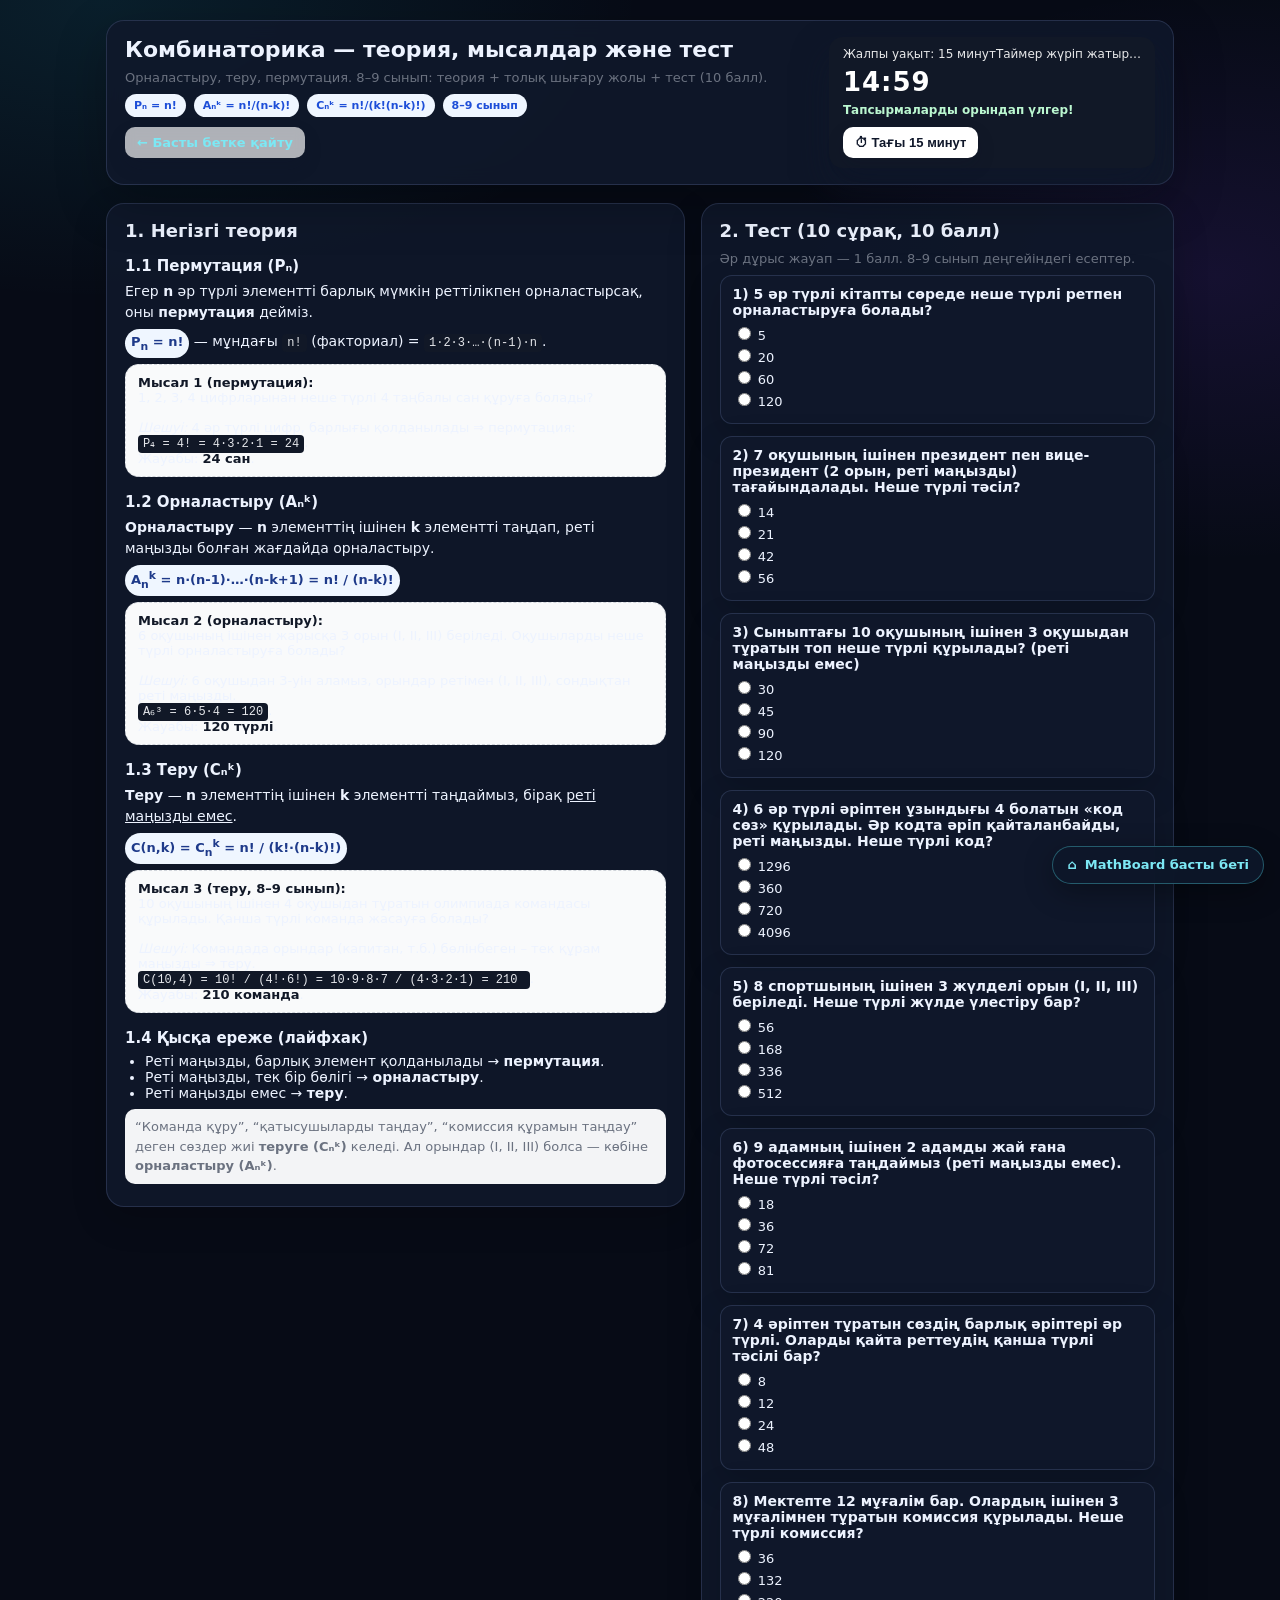
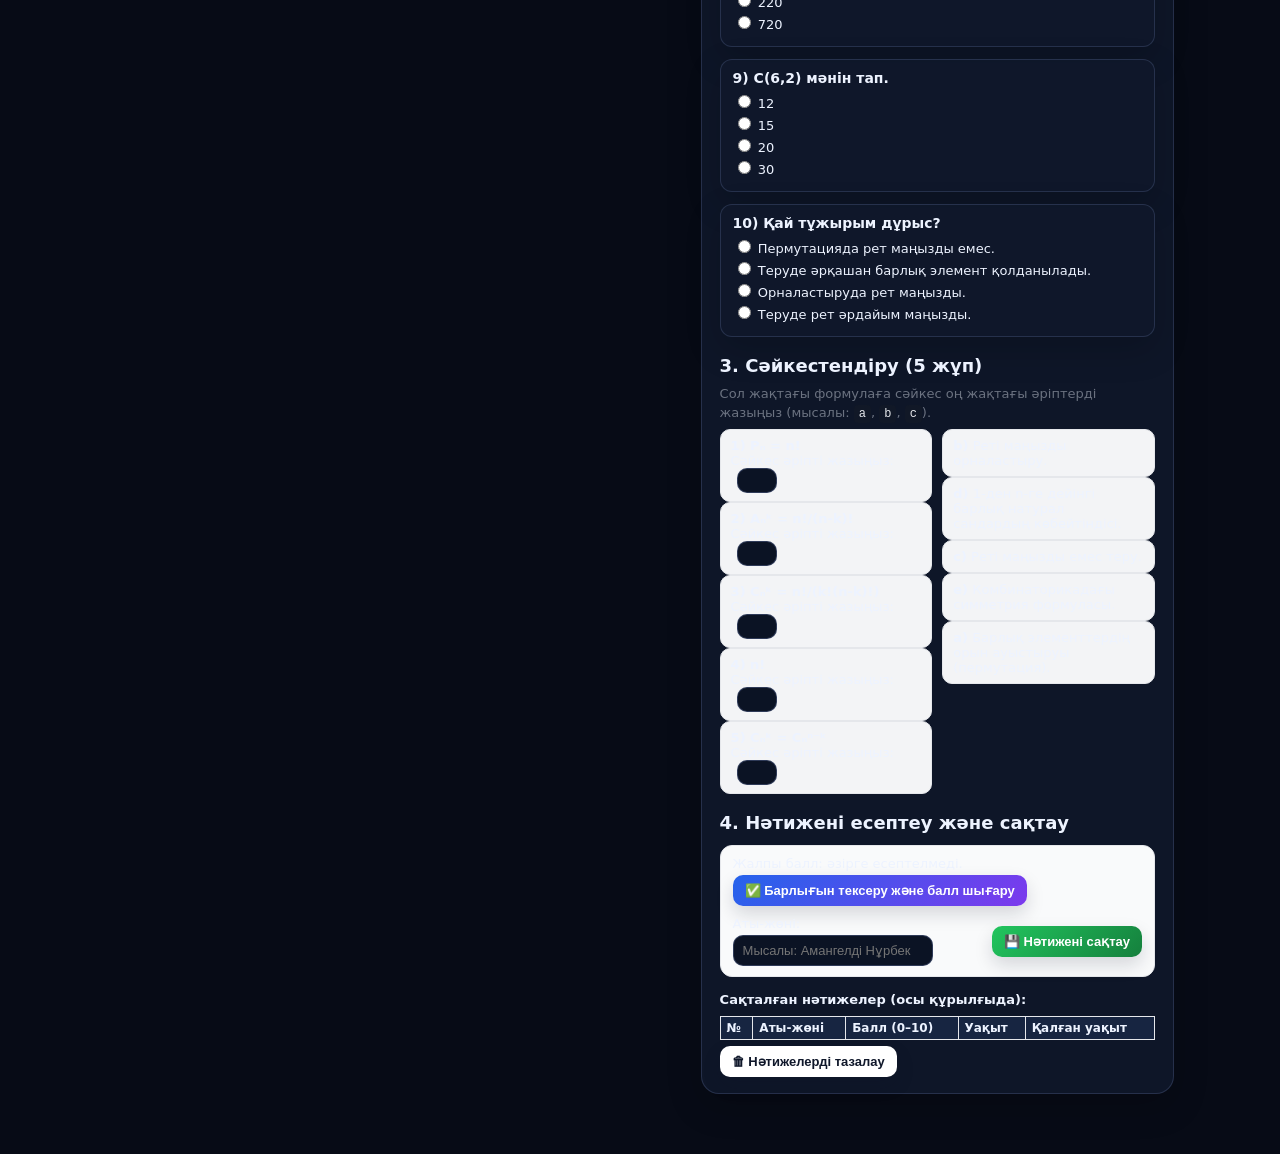
<file: combinatorics.html>
<!DOCTYPE html>
<html lang="kk">
<head>
  <meta charset="UTF-8">
  <title>Комбинаторика — Теория, Есептер, Тест (8–9 сынып)</title>
  <meta name="viewport" content="width=device-width, initial-scale=1.0">
  <style>
    :root{
      --bg:#f1f5f9;
      --card:#ffffff;
      --text:#0f172a;
      --muted:#6b7280;
      --primary:#2563eb;
      --primary2:#7c3aed;
      --accent:#f97316;
      --good:#16a34a;
      --bad:#dc2626;
      --radius:18px;
      --shadow:0 18px 40px rgba(15,23,42,.16);
    }
    *{box-sizing:border-box;}
    body{
      margin:0;
      font-family:system-ui,-apple-system,BlinkMacSystemFont,"Segoe UI",Roboto,Arial,sans-serif;
      background:
        radial-gradient(900px 600px at 0% 0%, #dbeafe 0%, transparent 60%),
        radial-gradient(900px 600px at 100% 100%, #fee2e2 0%, transparent 60%),
        linear-gradient(135deg,#e5f3ff,#fff1f7);
      color:var(--text);
    }
    .container{
      max-width:1100px;
      margin:0 auto;
      padding:20px 16px 60px;
    }
    header{
      display:flex;
      justify-content:space-between;
      align-items:flex-start;
      gap:14px;
      margin-bottom:18px;
      padding:16px 18px;
      border-radius:var(--radius);
      background:#ffffffd0;
      backdrop-filter:blur(10px);
      box-shadow:var(--shadow);
      border:1px solid rgba(255,255,255,.7);
    }
    @media(max-width:900px){
      header{flex-direction:column;}
    }

    .title-block h1{
      margin:0 0 6px;
      font-size:22px;
    }
    .title-block p{
      margin:0;
      color:var(--muted);
      font-size:13px;
    }

    .badge-row{
      display:flex;
      flex-wrap:wrap;
      gap:8px;
      margin-top:6px;
    }
    .badge{
      padding:5px 9px;
      font-size:11px;
      border-radius:999px;
      background:#eff6ff;
      color:#1d4ed8;
      font-weight:700;
    }

    .timer-box{
      min-width:220px;
      padding:10px 14px;
      border-radius:14px;
      background:#111827;
      color:white;
      display:flex;
      flex-direction:column;
      gap:6px;
      box-shadow:0 18px 35px rgba(15,23,42,.5);
    }
    .timer-top{
      display:flex;
      justify-content:space-between;
      font-size:12px;
      opacity:.9;
    }
    .timer-time{
      font-size:26px;
      font-weight:800;
      letter-spacing:1px;
    }
    .timer-status{
      font-size:12px;
      font-weight:600;
    }
    .timer-status.ok{color:#bbf7d0;}
    .timer-status.warn{color:#facc15;}
    .timer-status.danger{color:#fecaca;}

    .btn{
      border:0;
      outline:none;
      cursor:pointer;
      padding:8px 12px;
      border-radius:999px;
      font-size:13px;
      font-weight:700;
      display:inline-flex;
      align-items:center;
      gap:6px;
      background:white;
      color:#0f172a;
      box-shadow:0 8px 18px rgba(15,23,42,.15);
      text-decoration:none;
      user-select:none;
    }
    .btn.primary{
      background:linear-gradient(135deg,var(--primary),var(--primary2));
      color:white;
    }
    .btn.ghost{
      background:#ffffffaa;
      backdrop-filter:blur(6px);
    }
    .btn.success{
      background:linear-gradient(135deg,#22c55e,#15803d);
      color:white;
    }

    main{
      display:grid;
      grid-template-columns: minmax(0, 1.1fr) minmax(0,0.9fr);
      gap:16px;
      align-items:flex-start;
    }
    @media(max-width:980px){
      main{grid-template-columns:1fr;}
    }

    .card{
      background:var(--card);
      border-radius:var(--radius);
      padding:16px 18px;
      box-shadow:var(--shadow);
      border:1px solid rgba(255,255,255,.85);
    }
    h2{
      margin-top:0;
      margin-bottom:8px;
      font-size:18px;
    }
    h3{
      margin-top:16px;
      margin-bottom:6px;
      font-size:15px;
    }
    p{
      margin-top:4px;
      margin-bottom:6px;
      font-size:14px;
      line-height:1.5;
    }
    ul{
      margin-top:4px;
      margin-bottom:8px;
      padding-left:20px;
      font-size:14px;
    }
    code{
      background:#111827;
      color:#e5e7eb;
      padding:2px 5px;
      border-radius:4px;
      font-size:12px;
    }
    .formula{
      display:inline-block;
      padding:3px 6px;
      border-radius:999px;
      background:#eff6ff;
      color:#1e3a8a;
      font-weight:700;
      font-size:13px;
    }
    .example{
      padding:10px 12px;
      border-radius:14px;
      background:#f9fafb;
      border:1px dashed #d1d5db;
      font-size:13px;
    }
    .example strong{color:#111827;}
    .note{
      font-size:13px;
      color:var(--muted);
      background:#f3f4f6;
      border-radius:10px;
      padding:8px 10px;
    }

    /* Test */
    .question{
      margin-bottom:12px;
      padding:10px 12px;
      border-radius:12px;
      background:#f9fafb;
      border:1px solid #e5e7eb;
      font-size:14px;
    }
    .question-title{
      font-weight:700;
      margin-bottom:6px;
    }
    label.option{
      display:block;
      font-size:13px;
      margin-bottom:3px;
      cursor:pointer;
    }
    .small-feedback{
      font-size:12px;
      margin-top:4px;
      color:var(--muted);
    }
    .small-feedback.correct{
      color:var(--good);
      font-weight:600;
    }
    .small-feedback.wrong{
      color:var(--bad);
      font-weight:600;
    }

    .test-result{
      margin-top:10px;
      padding:10px 12px;
      border-radius:12px;
      background:#eff6ff;
      font-size:13px;
      display:none;
    }

    /* Match section */
    .match-grid{
      display:grid;
      grid-template-columns: 1fr 1fr;
      gap:10px;
    }
    @media(max-width:720px){
      .match-grid{grid-template-columns:1fr;}
    }
    .match-item{
      padding:8px 10px;
      border-radius:10px;
      background:#f3f4f6;
      border:1px solid #e5e7eb;
      font-size:13px;
    }
    .match-item input{
      width:40px;
      padding:4px 6px;
      border-radius:999px;
      border:1px solid #cbd5f5;
      font-size:13px;
      margin-left:6px;
      text-align:center;
    }

    /* Save results */
    .save-box{
      margin-top:12px;
      padding:10px 12px;
      border-radius:12px;
      background:#f9fafb;
      border:1px solid #e5e7eb;
      font-size:13px;
      display:flex;
      flex-wrap:wrap;
      gap:10px;
      align-items:center;
    }
    .save-box input{
      padding:7px 9px;
      font-size:13px;
      border-radius:999px;
      border:1px solid #cbd5f5;
      min-width:200px;
    }

    .saved-table{
      width:100%;
      border-collapse:collapse;
      margin-top:8px;
      font-size:12px;
    }
    .saved-table th,
    .saved-table td{
      border:1px solid #e5e7eb;
      padding:4px 6px;
      text-align:left;
    }
    .saved-table th{
      background:#eff6ff;
    }
  </style>
  <link rel="stylesheet" href="./modern.css">
</head>
<body>
  <div class="container">
    <header>
      <div class="title-block">
        <h1>Комбинаторика — теория, мысалдар және тест</h1>
        <p>Орналастыру, теру, пермутация. 8–9 сынып: теория + толық шығару жолы + тест (10 балл).</p>
        <div class="badge-row">
          <span class="badge">Pₙ = n!</span>
          <span class="badge">Aₙᵏ = n!/(n-k)!</span>
          <span class="badge">Cₙᵏ = n!/(k!(n-k)!)</span>
          <span class="badge">8–9 сынып</span>
        </div>
        <div style="margin-top:10px;">
          <a href="index.html" class="btn ghost">← Басты бетке қайту</a>
        </div>
      </div>

      <div class="timer-box">
        <div class="timer-top">
          <span>Жалпы уақыт: 15 минут</span>
          <span id="timerLabel">Таймер жүріп жатыр…</span>
        </div>
        <div class="timer-time" id="timerDisplay">15:00</div>
        <div class="timer-status ok" id="timerStatus">Тапсырмаларды орындап үлгер!</div>
        <div style="display:flex;gap:6px; margin-top:4px;">
          <button class="btn" id="restartTimerBtn" type="button">⏱ Тағы 15 минут</button>
        </div>
      </div>
    </header>

    <main>
      <!-- Теория және мысалдар -->
      <section class="card">
        <h2>1. Негізгі теория</h2>

        <h3>1.1 Пермутация (Pₙ)</h3>
        <p>
          Егер <strong>n</strong> әр түрлі элементті барлық мүмкін реттілікпен орналастырсақ,
          оны <strong>пермутация</strong> дейміз.
        </p>
        <p>
          <span class="formula">P<sub>n</sub> = n!</span> — мұндағы
          <code>n!</code> (факториал) = <code>1·2·3·…·(n-1)·n</code>.
        </p>
        <div class="example">
          <strong>Мысал 1 (пермутация):</strong><br>
          1, 2, 3, 4 цифрларынан неше түрлі 4 таңбалы сан құруға болады?<br><br>
          <em>Шешуі:</em> 4 әр түрлі цифр, барлығы қолданылады ⇒ пермутация:<br>
          <code>P₄ = 4! = 4·3·2·1 = 24</code>.<br>
          Жауабы: <strong>24 сан</strong>.
        </div>

        <h3>1.2 Орналастыру (Aₙᵏ)</h3>
        <p>
          <strong>Орналастыру</strong> — <strong>n</strong> элементтің ішінен
          <strong>k</strong> элементті таңдап, реті маңызды болған жағдайда орналастыру.
        </p>
        <p>
          <span class="formula">
            A<sub>n</sub><sup>k</sup> =
            n·(n-1)·…·(n-k+1) = n! / (n-k)!
          </span>
        </p>
        <div class="example">
          <strong>Мысал 2 (орналастыру):</strong><br>
          6 оқушының ішінен жарысқа 3 орын (I, II, III) беріледі.
          Оқушыларды неше түрлі орналастыруға болады?<br><br>
          <em>Шешуі:</em> 6 оқушыдан 3-уін аламыз, орындар ретімен (I, II, III), сондықтан реті маңызды.<br>
          <code>A₆³ = 6·5·4 = 120</code>.<br>
          Жауабы: <strong>120 түрлі</strong>.
        </div>

        <h3>1.3 Теру (Cₙᵏ)</h3>
        <p>
          <strong>Теру</strong> — <strong>n</strong> элементтің ішінен
          <strong>k</strong> элементті таңдаймыз, бірақ <u>реті маңызды емес</u>.
        </p>
        <p>
          <span class="formula">
            C(n,k) = C<sub>n</sub><sup>k</sup>
            = n! / (k!·(n-k)!)
          </span>
        </p>
        <div class="example">
          <strong>Мысал 3 (теру, 8–9 сынып):</strong><br>
          10 оқушының ішінен 4 оқушыдан тұратын олимпиада командасы құрылады.
          Қанша түрлі команда жасауға болады?<br><br>
          <em>Шешуі:</em> Командада орындар (капитан, т.б.) бөлінбеген – тек құрам маңызды ⇒ теру.<br>
          <code>
            C(10,4) = 10! / (4!·6!) = 10·9·8·7 / (4·3·2·1) = 210
          </code>.<br>
          Жауабы: <strong>210 команда</strong>.
        </div>

        <h3>1.4 Қысқа ереже (лайфхак)</h3>
        <ul>
          <li>Реті маңызды, барлық элемент қолданылады → <strong>пермутация</strong>.</li>
          <li>Реті маңызды, тек бір бөлігі → <strong>орналастыру</strong>.</li>
          <li>Реті маңызды емес → <strong>теру</strong>.</li>
        </ul>
        <p class="note">
          “Команда құру”, “қатысушыларды таңдау”, “комиссия құрамын таңдау” деген сөздер
          жиі <strong>теруге (Cₙᵏ)</strong> келеді. Ал орындар (I, II, III) болса — көбіне
          <strong>орналастыру (Aₙᵏ)</strong>.
        </p>
      </section>

      <!-- Тест және сәйкестендіру -->
      <section class="card">
        <h2>2. Тест (10 сұрақ, 10 балл)</h2>
        <p style="font-size:13px; color:var(--muted);">
          Әр дұрыс жауап — 1 балл. 8–9 сынып деңгейіндегі есептер.
        </p>

        <div id="testArea"></div>

        <div class="test-result" id="testResult"></div>

        <h2 style="margin-top:18px;">3. Сәйкестендіру (5 жұп)</h2>
        <p style="font-size:13px; color:var(--muted);">
          Сол жақтағы формулаға сәйкес оң жақтағы әріптерді жазыңыз
          (мысалы: <code>a</code>, <code>b</code>, <code>c</code>).
        </p>

        <div class="match-grid" id="matchArea"></div>

        <div class="test-result" id="matchResult"></div>

        <h2 style="margin-top:18px;">4. Нәтижені есептеу және сақтау</h2>
        <div class="save-box">
          <div style="flex:1 1 200px;">
            <div id="scoreSummary" style="margin-bottom:4px;">
              Жалпы балл: әзірге есептелмеді.
            </div>
            <button type="button" class="btn primary" id="checkAllBtn">
              ✅ Барлығын тексеру және балл шығару
            </button>
          </div>
          <div style="flex:1 1 220px;">
            <label for="studentName" style="display:block; margin-bottom:4px;">Аты-жөні:</label>
            <input id="studentName" placeholder="Мысалы: Амангелді Нұрбек" />
          </div>
          <div>
            <button type="button" class="btn success" id="saveResultBtn">
              💾 Нәтижені сақтау
            </button>
          </div>
        </div>

        <div id="saveMessage" style="margin-top:8px; font-size:12px; color:var(--muted);"></div>

        <div style="margin-top:12px;">
          <strong style="font-size:13px;">Сақталған нәтижелер (осы құрылғыда):</strong>
          <table class="saved-table" id="resultsTable">
            <thead>
              <tr>
                <th>№</th>
                <th>Аты-жөні</th>
                <th>Балл (0–10)</th>
                <th>Уақыт</th>
                <th>Қалған уақыт</th>
              </tr>
            </thead>
            <tbody></tbody>
          </table>
          <button type="button" class="btn" id="clearResultsBtn" style="margin-top:6px;">
            🗑 Нәтижелерді тазалау
          </button>
        </div>
      </section>
    </main>
  </div>

  <script>
    // ---------- 1) 15 минуттық таймер ----------
    const TOTAL_SECONDS = 15 * 60;
    let remaining = TOTAL_SECONDS;
    let timerId = null;
    const timerDisplay = document.getElementById('timerDisplay');
    const timerLabel = document.getElementById('timerLabel');
    const timerStatus = document.getElementById('timerStatus');
    const restartTimerBtn = document.getElementById('restartTimerBtn');

    function formatTime(sec){
      const m = Math.floor(sec/60);
      const s = sec % 60;
      return String(m).padStart(2,'0') + ':' + String(s).padStart(2,'0');
    }

    function updateTimerUI(){
      timerDisplay.textContent = formatTime(remaining);
      if(remaining <= 0){
        timerStatus.textContent = 'Уақыт бітті. Егер үлгермесең, таймерді қайта қосып жалғастыра аласың.';
        timerStatus.className = 'timer-status danger';
        timerLabel.textContent = 'Уақыт аяқталды';
        clearInterval(timerId);
        timerId = null;
      } else if(remaining <= 3*60){
        timerStatus.textContent = 'Соңғы 3 минут! Тапсырманы аяқтауға тырыс.';
        timerStatus.className = 'timer-status warn';
        timerLabel.textContent = 'Таймер жүріп жатыр…';
      } else {
        timerStatus.textContent = 'Тапсырмаларды орындап үлгер!';
        timerStatus.className = 'timer-status ok';
        timerLabel.textContent = 'Таймер жүріп жатыр…';
      }
    }

    function startTimer(){
      if(timerId) clearInterval(timerId);
      remaining = TOTAL_SECONDS;
      updateTimerUI();
      timerId = setInterval(() => {
        remaining--;
        if(remaining <= 0){
          remaining = 0;
          updateTimerUI();
        } else {
          updateTimerUI();
        }
      }, 1000);
    }

    restartTimerBtn.addEventListener('click', startTimer);
    // бет ашылғанда автоматты жүрсін
    startTimer();

    // ---------- 2) Тест сұрақтары ----------
    const testQuestions = [
      {
        q: "1) 5 әр түрлі кітапты сөреде неше түрлі ретпен орналастыруға болады?",
        options: ["5", "20", "60", "120"],
        correct: 3,
        explain: "P₅ = 5! = 5·4·3·2·1 = 120."
      },
      {
        q: "2) 7 оқушының ішінен президент пен вице-президент (2 орын, реті маңызды) тағайындалады. Неше түрлі тәсіл?",
        options: ["14", "21", "42", "56"],
        correct: 2,
        explain: "A₇² = 7·6 = 42 (орын маңызды)."
      },
      {
        q: "3) Сыныптағы 10 оқушының ішінен 3 оқушыдан тұратын топ неше түрлі құрылады? (реті маңызды емес)",
        options: ["30", "45", "90", "120"],
        correct: 3,
        explain: "C(10,3) = 10!/(3!·7!) = 10·9·8/(3·2·1) = 120."
      },
      {
        q: "4) 6 әр түрлі әріптен ұзындығы 4 болатын «код сөз» құрылады. Әр кодта әріп қайталанбайды, реті маңызды. Неше түрлі код?",
        options: ["1296", "360", "720", "4096"],
        correct: 1,
        explain: "A₆⁴ = 6·5·4·3 = 360 (қайталану жоқ, рет маңызды)."
      },
      {
        q: "5) 8 спортшының ішінен 3 жүлделі орын (I, II, III) беріледі. Неше түрлі жүлде үлестіру бар?",
        options: ["56", "168", "336", "512"],
        correct: 2,
        explain: "A₈³ = 8·7·6 = 336."
      },
      {
        q: "6) 9 адамның ішінен 2 адамды жай ғана фотосессияға таңдаймыз (реті маңызды емес). Неше түрлі тәсіл?",
        options: ["18", "36", "72", "81"],
        correct: 1,
        explain: "C(9,2) = 9·8/2 = 36."
      },
      {
        q: "7) 4 әріптен тұратын сөздің барлық әріптері әр түрлі. Оларды қайта реттеудің қанша түрлі тәсілі бар?",
        options: ["8", "12", "24", "48"],
        correct: 2,
        explain: "P₄ = 4! = 24."
      },
      {
        q: "8) Мектепте 12 мұғалім бар. Олардың ішінен 3 мұғалімнен тұратын комиссия құрылады. Неше түрлі комиссия?",
        options: ["36", "132", "220", "720"],
        correct: 2,
        explain: "C(12,3) = 12·11·10/(3·2·1) = 220."
      },
      {
        q: "9) C(6,2) мәнін тап.",
        options: ["12", "15", "20", "30"],
        correct: 1,
        explain: "C(6,2) = 6!/(2!·4!) = 6·5/2 = 15."
      },
      {
        q: "10) Қай тұжырым дұрыс?",
        options: [
          "Пермутацияда рет маңызды емес.",
          "Теруде әрқашан барлық элемент қолданылады.",
          "Орналастыруда рет маңызды.",
          "Теруде рет әрдайым маңызды."
        ],
        correct: 2,
        explain: "Орналастыруда (Aₙᵏ) рет маңызды, теруде (Cₙᵏ) – маңызды емес."
      }
    ];

    const testArea = document.getElementById('testArea');

    function renderTest(){
      testArea.innerHTML = '';
      testQuestions.forEach((q, idx) => {
        const div = document.createElement('div');
        div.className = 'question';
        div.dataset.index = idx;
        const title = document.createElement('div');
        title.className = 'question-title';
        title.textContent = q.q;
        div.appendChild(title);

        q.options.forEach((opt, i) => {
          const id = `q${idx}_opt${i}`;
          const label = document.createElement('label');
          label.className = 'option';
          label.htmlFor = id;
          const radio = document.createElement('input');
          radio.type = 'radio';
          radio.name = `q${idx}`;
          radio.id = id;
          radio.value = i;
          label.appendChild(radio);
          label.appendChild(document.createTextNode(' ' + opt));
          div.appendChild(label);
        });

        const fb = document.createElement('div');
        fb.className = 'small-feedback';
        fb.id = `fb${idx}`;
        div.appendChild(fb);

        testArea.appendChild(div);
      });
    }

    renderTest();

    function checkTest(){
      let score = 0;
      let details = [];
      testQuestions.forEach((q, idx) => {
        const selected = document.querySelector(`input[name="q${idx}"]:checked`);
        const fb = document.getElementById(`fb${idx}`);
        if(!selected){
          fb.textContent = "Жауап таңдалмаған.";
          fb.className = 'small-feedback wrong';
          details.push(`Сұрақ ${idx+1}: жауап таңдалмаған.`);
          return;
        }
        if(Number(selected.value) === q.correct){
          score++;
          fb.textContent = "Дұрыс!";
          fb.className = 'small-feedback correct';
        } else {
          fb.textContent = "Қате. " + q.explain;
          fb.className = 'small-feedback wrong';
          details.push(`Сұрақ ${idx+1}: қате. ${q.explain}`);
        }
      });
      return {score, details};
    }

    const testResultEl = document.getElementById('testResult');

    // ---------- 3) Сәйкестендіру ----------
    const matchPairs = [
      {
        formula: "Pₙ = n!",
        letter: "a",
        desc: "Барлық элементтердің орын ауыстыруы (пермутация)."
      },
      {
        formula: "Aₙᵏ = n!/(n-k)!",
        letter: "b",
        desc: "Реті маңызды орналастыру."
      },
      {
        formula: "Cₙᵏ = n!/(k!(n-k)!)",
        letter: "c",
        desc: "Реті маңызды емес теру."
      },
      {
        formula: "n!",
        letter: "d",
        desc: "1-ден n-ге дейінгі барлық натурал сандардың көбейтіндісі."
      },
      {
        formula: "Cₙᵏ = Cₙⁿ⁻ᵏ",
        letter: "e",
        desc: "Комбинаторикадағы симметрия формуласы."
      }
    ];

    const matchArea = document.getElementById('matchArea');

    function renderMatch(){
      const leftCol = document.createElement('div');
      const rightCol = document.createElement('div');

      matchPairs.forEach((item, idx) => {
        const div = document.createElement('div');
        div.className = 'match-item';
        div.innerHTML = `<strong>${idx+1}) ${item.formula}</strong><br>
          Сәйкес әріпті жазыңыз:
          <input maxlength="1" data-index="${idx}" />`;
        leftCol.appendChild(div);
      });

      const shuffled = [...matchPairs].sort(() => Math.random() - 0.5);
      shuffled.forEach((item) => {
        const div = document.createElement('div');
        div.className = 'match-item';
        div.innerHTML = `<strong>${item.letter})</strong> ${item.desc}`;
        rightCol.appendChild(div);
      });

      matchArea.innerHTML = '';
      matchArea.appendChild(leftCol);
      matchArea.appendChild(rightCol);
    }

    renderMatch();

    function checkMatch(){
      const inputs = matchArea.querySelectorAll('input[data-index]');
      let correct = 0;
      let total = matchPairs.length;
      inputs.forEach((inp) => {
        const idx = Number(inp.dataset.index);
        const val = (inp.value || '').trim().toLowerCase();
        if(val === matchPairs[idx].letter){
          correct++;
          inp.style.borderColor = 'var(--good)';
        } else {
          inp.style.borderColor = 'var(--bad)';
        }
      });
      return {correct, total};
    }

    const matchResultEl = document.getElementById('matchResult');

    // ---------- 4) Барлығын тексеру және балл шығару ----------
    const checkAllBtn = document.getElementById('checkAllBtn');
    const scoreSummaryEl = document.getElementById('scoreSummary');

    let lastScore = null;

    checkAllBtn.addEventListener('click', () => {
      const testRes = checkTest();
      const matchRes = checkMatch();

      const mainScore = testRes.score;     // 0–10
      const bonus = matchRes.correct * 0.2; // 5 жұп → максимум +1 балл
      const totalScore = Math.min(10, +(mainScore + bonus).toFixed(1));

      lastScore = totalScore;

      let text = `Тесттен дұрыс жауап: ${testRes.score}/10. `;
      text += `Сәйкестендіруден дұрыс: ${matchRes.correct}/${matchRes.total}. `;
      text += `Жалпы балл (шамамен): ${totalScore} / 10.`;

      testResultEl.style.display = 'block';
      testResultEl.textContent = text;

      matchResultEl.style.display = 'block';
      matchResultEl.textContent = `Сәйкестендіру нәтижесі: ${matchRes.correct}/${matchRes.total}.`;

      scoreSummaryEl.textContent = 'Жалпы балл: ' + totalScore + ' / 10.';
    });

    // ---------- 5) Нәтижені localStorage-қа сақтау ----------
    const saveResultBtn = document.getElementById('saveResultBtn');
    const studentNameEl = document.getElementById('studentName');
    const saveMessageEl = document.getElementById('saveMessage');
    const resultsTableBody = document.querySelector('#resultsTable tbody');
    const clearResultsBtn = document.getElementById('clearResultsBtn');

    const STORAGE_KEY = 'mathBoard_combinatorics_results';

    function loadResults(){
      const raw = localStorage.getItem(STORAGE_KEY);
      if(!raw) return [];
      try{
        const arr = JSON.parse(raw);
        return Array.isArray(arr) ? arr : [];
      }catch(e){
        return [];
      }
    }

    function saveResults(arr){
      localStorage.setItem(STORAGE_KEY, JSON.stringify(arr));
    }

    function renderResultsTable(){
      const arr = loadResults();
      resultsTableBody.innerHTML = '';
      arr.forEach((row, idx) => {
        const tr = document.createElement('tr');
        tr.innerHTML = `
          <td>${idx+1}</td>
          <td>${row.name}</td>
          <td>${row.score}</td>
          <td>${row.time}</td>
          <td>${row.remaining}</td>
        `;
        resultsTableBody.appendChild(tr);
      });
    }

    renderResultsTable();

    saveResultBtn.addEventListener('click', () => {
      if(lastScore === null){
        saveMessageEl.textContent = 'Алдымен “Барлығын тексеру” батырмасын басып, балл шығарып алыңыз.';
        saveMessageEl.style.color = 'var(--bad)';
        return;
      }
      const name = studentNameEl.value.trim();
      if(!name){
        saveMessageEl.textContent = 'Аты-жөніңізді жазыңыз.';
        saveMessageEl.style.color = 'var(--bad)';
        return;
      }

      const now = new Date();
      const timeStr = now.toLocaleString('kk-KZ', {
        year: 'numeric', month: '2-digit', day: '2-digit',
        hour: '2-digit', minute: '2-digit'
      });

      const result = {
        name,
        score: lastScore,
        time: timeStr,
        remaining: formatTime(remaining)
      };

      const arr = loadResults();
      arr.push(result);
      saveResults(arr);
      renderResultsTable();

      saveMessageEl.textContent = 'Нәтиже сақталды.';
      saveMessageEl.style.color = 'var(--good)';
    });

    clearResultsBtn.addEventListener('click', () => {
      if(confirm('Барлық сақталған нәтижелерді өшіруді қалайсыз ба?')){
        saveResults([]);
        renderResultsTable();
        saveMessageEl.textContent = 'Барлық нәтижелер өшірілді.';
        saveMessageEl.style.color = 'var(--muted)';
      }
    });
  </script>
  <script src="./modern.js"></script>
</body>
</html>
</file>
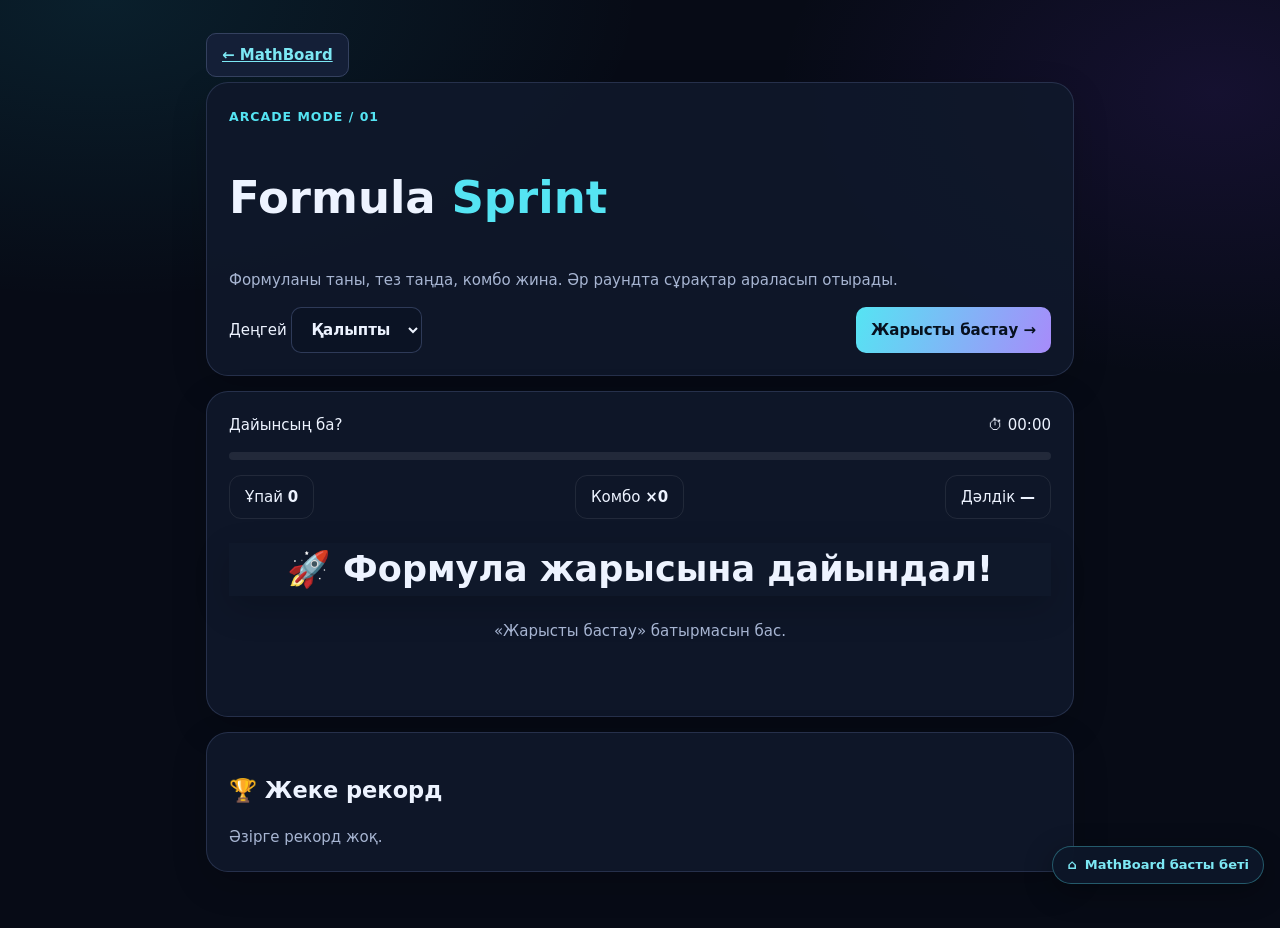
<file: formula_sprint.html>
<!doctype html><html lang="kk"><head><meta charset="utf-8"><meta name="viewport" content="width=device-width,initial-scale=1"><title>Formula Sprint | MathBoard</title><link rel="stylesheet" href="./modern.css"><style>
body{margin:0;background:#070b16;color:#edf3ff;font:15px/1.5 system-ui,sans-serif}.g{max-width:900px;margin:28px auto;padding:16px}.box{border:1px solid #293550;background:linear-gradient(145deg,#121c31,#0d1425);border-radius:22px;padding:22px;margin-top:15px}.btn,.ans{border:1px solid #34415f;background:#141f37;color:#edf3ff;border-radius:12px;padding:12px 15px;font:inherit;font-weight:750;cursor:pointer}.primary{background:linear-gradient(110deg,#55e4f3,#a78bfa);color:#07111f;border:0}.muted{color:#a7b5d2}.q{font-size:clamp(23px,4vw,35px);font-weight:850;text-align:center;margin:24px 0}.answers{display:grid;grid-template-columns:1fr 1fr;gap:10px}.ans{background:#ffffff08}.good{background:#145c4b;border-color:#6ee7b7}.bad{background:#662d43;border-color:#fb7185}.row{display:flex;justify-content:space-between;gap:10px;flex-wrap:wrap}.stat{border:1px solid #ffffff15;border-radius:12px;padding:10px 15px}.track{height:8px;background:#ffffff15;border-radius:20px;margin:15px 0;overflow:hidden}.fill{height:100%;background:linear-gradient(90deg,#55e4f3,#a78bfa);width:0}.note{text-align:center;min-height:25px;margin:12px}.title{font-size:clamp(30px,5vw,45px)}@media(max-width:600px){.answers{grid-template-columns:1fr}.g{padding:12px}.box{padding:16px}}
</style></head><body><main class="g"><a class="btn" href="index.html">← MathBoard</a><section class="box"><small style="color:#55e4f3;font-weight:900;letter-spacing:1px">ARCADE MODE / 01</small><h1 class="title">Formula <span style="color:#55e4f3">Sprint</span></h1><p class="muted">Формуланы таны, тез таңда, комбо жина. Әр раундта сұрақтар араласып отырады.</p><div class="row"><label>Деңгей <select id="level" class="btn"><option value="6">Жаттығу</option><option value="8" selected>Қалыпты</option><option value="10">Эксперт</option></select></label><button class="btn primary" id="start">Жарысты бастау →</button></div></section><section class="box"><div class="row"><span id="round">Дайынсың ба?</span><span id="clock">⏱ 00:00</span></div><div class="track"><div class="fill" id="fill"></div></div><div class="row"><span class="stat">Ұпай <b id="score">0</b></span><span class="stat">Комбо <b id="combo">×0</b></span><span class="stat">Дәлдік <b id="acc">—</b></span></div><div id="arena"><div class="q">🚀 Формула жарысына дайындал!</div><p class="muted" style="text-align:center">«Жарысты бастау» батырмасын бас.</p></div><div id="note" class="note" aria-live="polite"></div></section><section class="box"><h2>🏆 Жеке рекорд</h2><div id="record" class="muted">Әзірге рекорд жоқ.</div></section></main>
<script>
var $=function(x){return document.getElementById(x)},bank=[
{q:'aₙ = a₁ + (n−1)d нені табады?',a:'AP-ның n-мүшесін',o:['AP-ның n-мүшесін','GP қосындысын','Үшбұрыш ауданын','Туындыны']},
{q:'bₙ = b₁ · qⁿ⁻¹ формуласы қайсы?',a:'Геометриялық прогрессия',o:['Арифметикалық прогрессия','Геометриялық прогрессия','Сызықтық функция','Шеңбер ұзындығы']},
{q:'sin²x + cos²x = ?',a:'1',o:['0','1','−1','2']},
{q:'y = kx + b — бұл ...',a:'Сызықтық функция',o:['Квадраттық функция','Сызықтық функция','Кері пропорционалдық','Парабола төбесі']},
{q:'Үшбұрыш ауданының формуласы',a:'S = ah / 2',o:['S = ah / 2','S = 2(a+b)','S = πr²','S = ab']},
{q:'Квадрат теңдеудің дискриминанты',a:'D = b² − 4ac',o:['D = b² − 4ac','D = a+b+c','D = 4ac − b','D = −b/2a']},
{q:'Дөңгелектің ауданы',a:'S = πr²',o:['S = 2πr','S = πr²','S = a²','S = ab/2']},
{q:'Пифагор теоремасы',a:'a²+b²=c²',o:['a+b=c','a²+b²=c²','2a+2b=c','a²−b²=c']},
{q:'f(x)=x²−6x+5 параболасының төбе x координатасы?',a:'3',o:['−3','3','6','5']},
{q:'AP: a₁=7, d=−2. a₆ = ?',a:'−3',o:['−5','−3','−2','3']}
];var deck=[],i=0,score=0,combo=0,correct=0,answered=0,startAt=0,tick=null,locked=false;
function shuffle(a){return a.sort(function(){return Math.random()-.5})}
function begin(){clearInterval(tick);deck=shuffle(bank.slice()).slice(0,Number($('level').value));i=score=combo=correct=answered=0;startAt=Date.now();$('score').textContent='0';$('combo').textContent='×0';$('acc').textContent='—';$('note').textContent='';tick=setInterval(function(){var s=Math.floor((Date.now()-startAt)/1000);$('clock').textContent='⏱ '+String(Math.floor(s/60)).padStart(2,'0')+':'+String(s%60).padStart(2,'0')},300);$('start').textContent='Қайта бастау ↻';show()}
function show(){locked=false;$('round').textContent='РАУНД '+(i+1)+' / '+deck.length;$('fill').style.width=(i/deck.length*100)+'%';var q=deck[i],opts=shuffle(q.o.slice());var html='<div class="q">'+q.q+'</div><div class="answers">';opts.forEach(function(v){html+='<button class="ans" data-v="'+encodeURIComponent(v)+'">'+v+'</button>'});$('arena').innerHTML=html+'</div>';document.querySelectorAll('.ans').forEach(function(b){b.onclick=function(){answer(decodeURIComponent(b.dataset.v),b)}})}
function answer(v,b){if(locked)return;locked=true;answered++;var q=deck[i],points=10+Math.min(combo,5)*2;document.querySelectorAll('.ans').forEach(function(x){x.disabled=true;if(decodeURIComponent(x.dataset.v)===q.a)x.classList.add('good')});if(v===q.a){score+=points;combo++;correct++;$('note').textContent='Дұрыс! +'+points+' ұпай';$('note').style.color='#6ee7b7'}else{combo=0;b.classList.add('bad');$('note').textContent='Дұрыс жауап: '+q.a;$('note').style.color='#fb7185'}$('score').textContent=score;$('combo').textContent='×'+combo;$('acc').textContent=Math.round(correct/answered*100)+'%';setTimeout(function(){i++;if(i<deck.length)show();else finish()},650)}
function finish(){clearInterval(tick);$('fill').style.width='100%';var sec=Math.round((Date.now()-startAt)/1000);$('round').textContent='РАУНД АЯҚТАЛДЫ';$('arena').innerHTML='<div class="q">🏁 '+score+' ұпай</div><p style="text-align:center">Дұрыс жауап: '+correct+'/'+deck.length+' · Уақыт: '+sec+' сек.</p><p style="text-align:center"><button class="btn primary" onclick="begin()">Тағы ойнау ↻</button></p>';var best=Number(localStorage.getItem('mb_sprint_record')||0);if(score>best){localStorage.setItem('mb_sprint_record',score);$('record').textContent='Жаңа рекорд: '+score+' ұпай!'}else $('record').textContent='Рекорд: '+best+' ұпай'}
$('start').onclick=begin;var old=Number(localStorage.getItem('mb_sprint_record')||0);if(old)$('record').textContent='Рекорд: '+old+' ұпай';
</script><script src="./modern.js"></script></body></html>
</file>
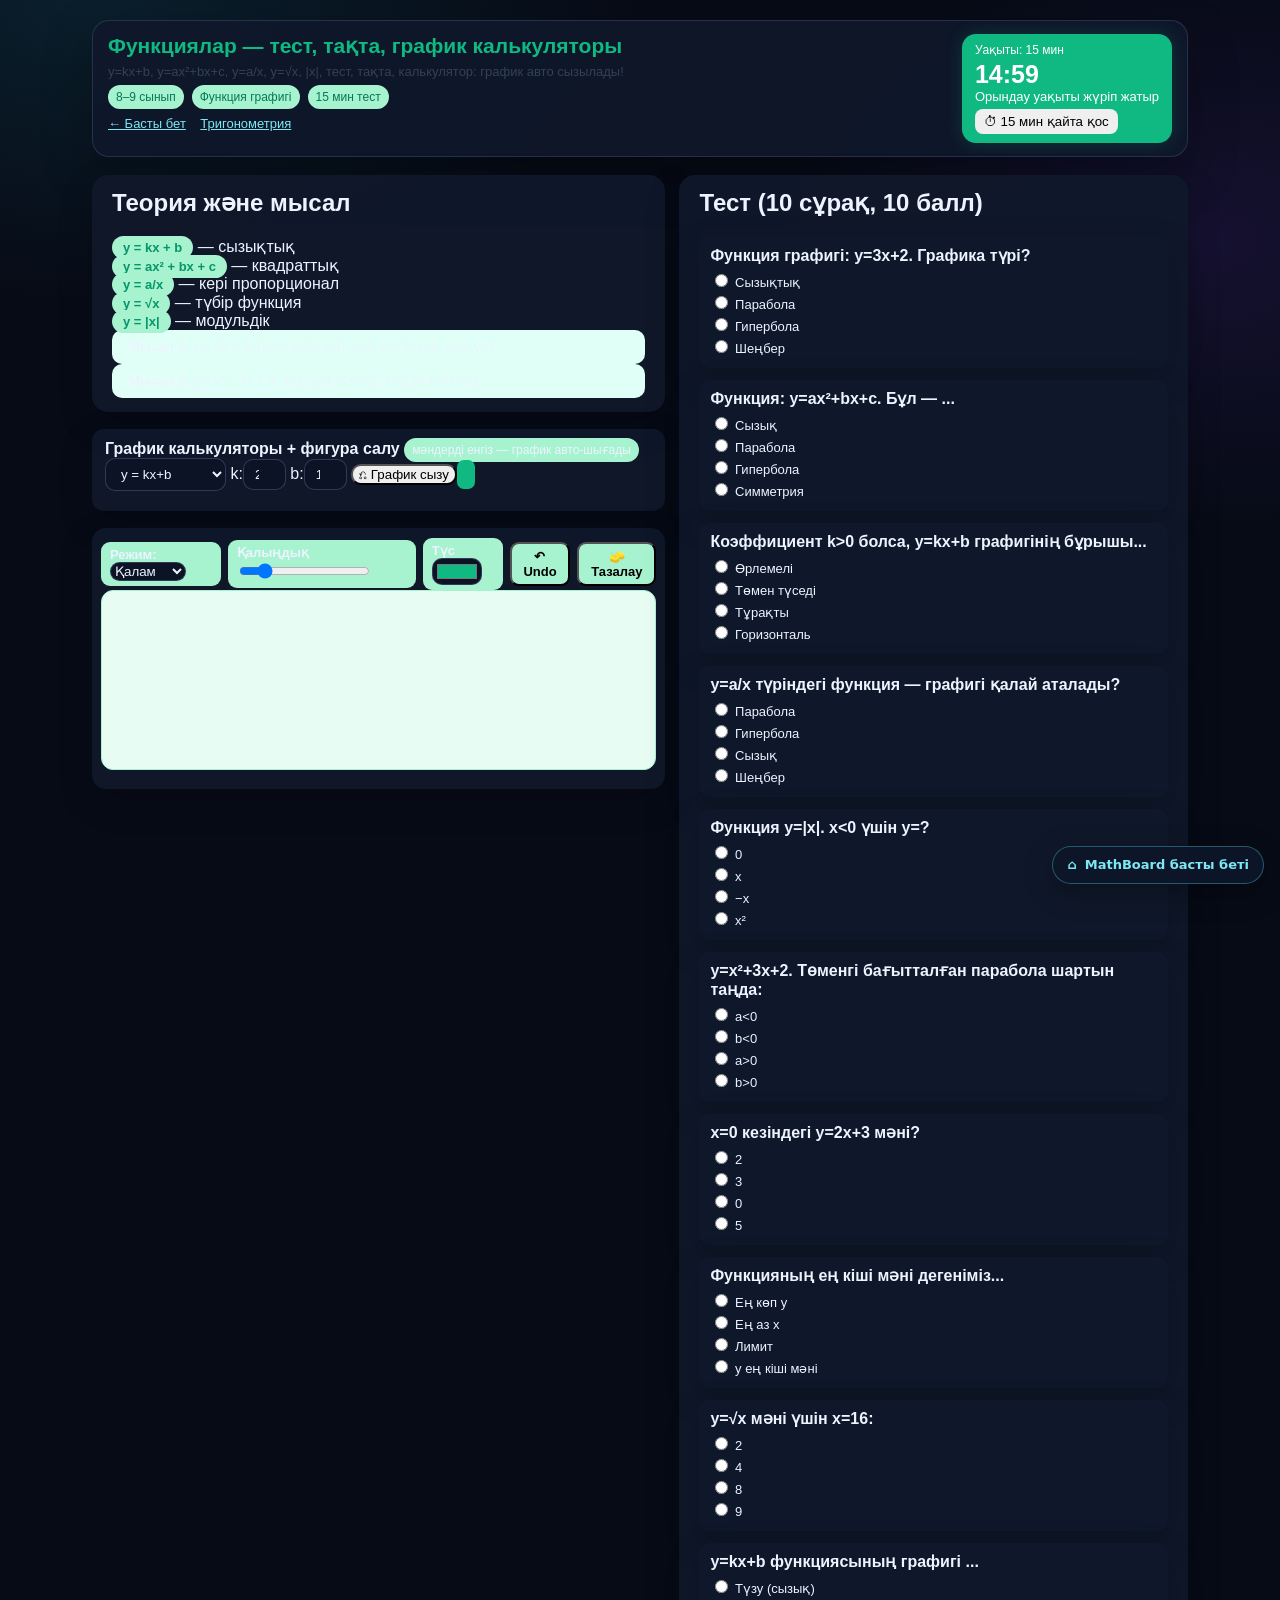
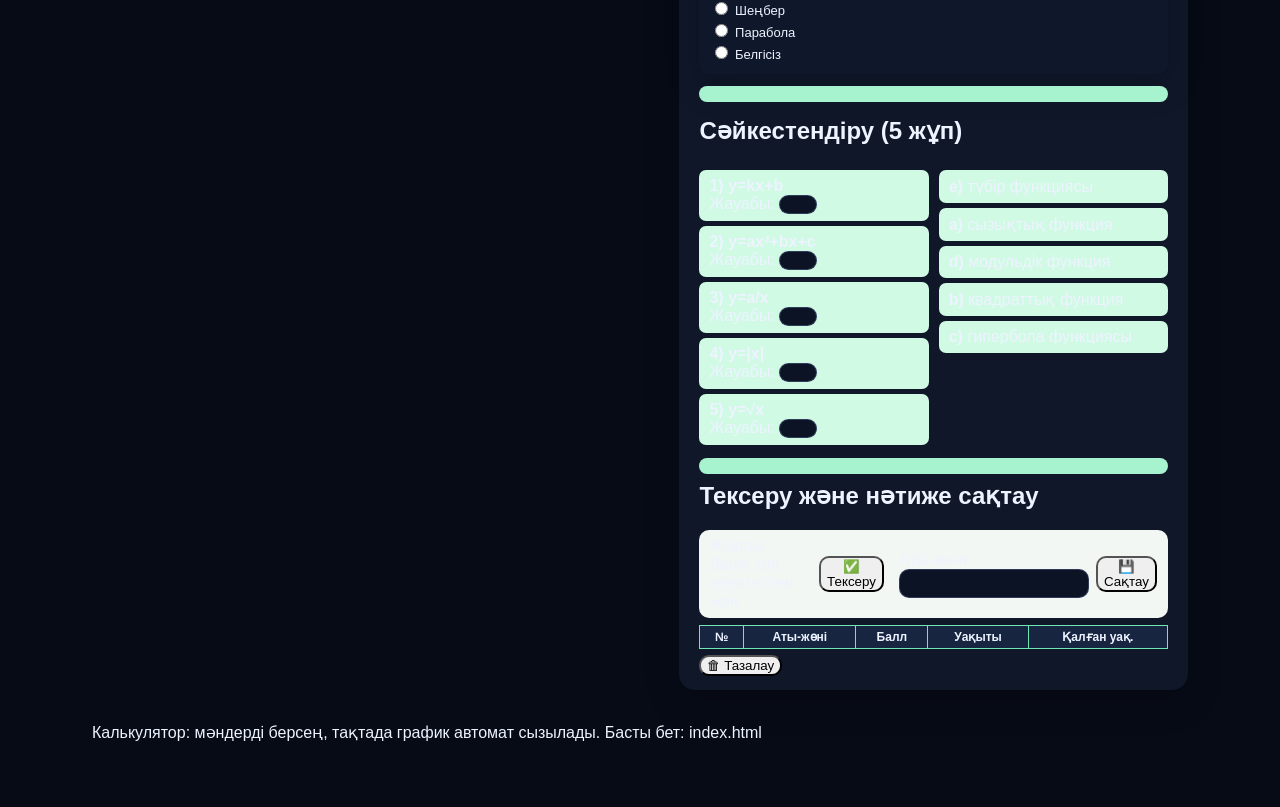
<file: functions.html>
<!DOCTYPE html>
<html lang="kk">
<head>
  <meta charset="UTF-8">
  <title>Функция — тест, тақта, график калькуляторы</title>
  <meta name="viewport" content="width=device-width, initial-scale=1.0">
  <style>
    :root{--card:#fff;--bg:#f4f8f5;--muted:#334155;--accent:#10b981;--danger:#ef4444;--good:#22c55e;}
    body{margin:0;background:var(--bg);font-family:sans-serif;}
    .container{max-width:1120px;margin:0 auto;padding:20px 12px 65px;}
    header{display:flex;justify-content:space-between;align-items:flex-start;gap:14px;margin-bottom:18px;padding:13px 15px;background:var(--card);box-shadow:0 1px 15px #10b98133;border-radius:17px;}
    @media(max-width:990px){header{flex-direction:column;}}
    .title h1{margin:0 0 6px;font-size:21px;color:var(--accent);}
    .title p{margin:1px 0 6px 0;color:var(--muted);font-size:13px;}
    .badge-row{display:flex;gap:8px;margin-bottom:5px;}
    .badge{padding:5px 8px;border-radius:99px;background:#a7f3d0;color:#047857;font-size:12px;}
    nav a{font-size:13px;color:var(--accent);margin-right:10px;}
    .timer-box{min-width:200px;padding:9px 13px;background:var(--accent);color:#fff;border-radius:14px;box-shadow:0 0 18px #10b98133;}
    .timer-time{font-size:25px;font-weight:900;}
    .timer-status{font-size:13px;}
    main{display:grid;grid-template-columns: 1.06fr 0.94fr;gap:14px;align-items:flex-start;}
    @media(max-width:980px){main{grid-template-columns:1fr;}}
    .card{background:var(--card);border-radius:16px;padding:14px 20px;margin-bottom:17px;box-shadow:0 2px 13px #10b98123;}
    h2{margin-top:0;}
    h3{margin-top:15px;}
    .formula{background:#a7f3d0;border-radius:999px;padding:4px 11px;font-size:13px;font-weight:700;color:#059669;}
    .ex{background:#e0fff7;padding:9px 13px 10px 17px;border-radius:10px;font-size:13px;}
    ul{font-size:14px;}
    .board{background:#fff;padding:10px 9px 15px;border-radius:14px;margin-bottom:13px;}
    .tools{display:flex;gap:7px;align-items:center;}
    .tools .tool{padding:5px 9px;border-radius:9px;background:#a7f3d0;font-size:13px;font-weight:700;}
    canvas{width:100%;height:180px;border-radius:12px;background:#e7fcf3;border:1px solid #a7f3d0;}
    .calc{background:#e0fff7;padding:11px 13px 13px;border-radius:12px;}
    .calc select, .calc input{padding:7px 11px;border-radius:9px;border:1px solid #6ee7b7;margin-bottom:7px;}
    .calc .out{background:var(--accent);color:#fff;padding:7px 9px;border-radius:7px;margin-top:4px;font-size:13px;}
    .question{margin-bottom:12px;padding:9px 11px;background:#e3faec;border-radius:11px;}
    .question-title{font-weight:700;margin-bottom:6px;}
    label.option{display:block;font-size:13px;margin-bottom:3px;}
    .small-feedback{font-size:12px;margin-top:3px;}
    .small-feedback.correct{color:var(--good);}
    .small-feedback.wrong{color:var(--danger);}
    .test-result{padding:8px 12px;border-radius:10px;background:#a7f3d0;font-size:13px;margin:8px 0;}
    .match-grid{display:grid;grid-template-columns:1fr 1fr;gap:10px;}
    .match-item{padding:7px 10px;border-radius:7px;background:#d1fae5;margin:5px 0;}
    .match-item input{width:38px;border-radius:6px;}
    .save-box{margin-top:10px;padding:7px 11px;border-radius:10px;background:#f3f7f3;display:flex;gap:7px;align-items:center;}
    .save-box input{padding:6px 10px;font-size:13px;border-radius:999px;border:1px solid #6ee7b7;min-width:130px;}
    .saved-table{width:100%;border-collapse:collapse;margin-top:7px;font-size:12px;}
    .saved-table th,.saved-table td{border:1px solid #6ee7b7;padding:4px 6px;}
    .saved-table th{background:#a7f3d0;}
    .chip{padding:5px 8px;border-radius:99px;background:#a7f3d0;font-size:12px;}
    footer{margin-top:16px;}
  </style>
  <link rel="stylesheet" href="./modern.css">
</head>
<body>
<div class="container">
  <header>
    <div class="title">
      <h1>Функциялар — тест, тақта, график калькуляторы</h1>
      <p>y=kx+b, y=ax²+bx+c, y=a/x, y=√x, |x|, тест, тақта, калькулятор: график авто сызылады!</p>
      <div class="badge-row">
        <span class="badge">8–9 сынып</span>
        <span class="badge">Функция графигі</span>
        <span class="badge">15 мин тест</span>
      </div>
      <nav>
        <a href="index.html">← Басты бет</a>
        <a href="trig.html">Тригонометрия</a>
      </nav>
    </div>
    <div class="timer-box">
      <div style="font-size:12px;margin-bottom:3px;">Уақыты: 15 мин</div>
      <div class="timer-time" id="timerDisplay">15:00</div>
      <div class="timer-status" id="timerStatus">Орындау уақыты жүріп жатыр</div>
      <button id="restartTimerBtn" style="margin-top:5px;border-radius:8px;padding:5px 9px;border:0;cursor:pointer;">⏱ 15 мин қайта қос</button>
    </div>
  </header>
  <main>
    <section>
      <div class="card">
        <h2>Теория және мысал</h2>
        <span class="formula">y = kx + b</span> — сызықтық<br>
        <span class="formula">y = ax² + bx + c</span> — квадраттық<br>
        <span class="formula">y = a/x</span> — кері пропорционал<br>
        <span class="formula">y = √x</span> — түбір функция<br>
        <span class="formula">y = |x|</span> — модульдік<br>
        <div class="ex"><b>Мысал 1:</b> y = 2x + 3. (k=2, b=3). x=0: y=3, x=−1: y=1, x=2: y=7</div>
        <div class="ex"><b>Мысал 2:</b> y = x² − 4x + 5. x=1: y=1−4+5=2; x=2: y=4−8+5=1</div>
      </div>
      <div class="card calc">
        <b>График калькуляторы + фигура салу</b>
        <span class="chip">мәндерді енгіз — график авто-шығады</span><br>
        <select id="funType">
          <option value="lin">y = kx+b</option>
          <option value="sq">y = ax²+bx+c</option>
          <option value="inv">y = a/x</option>
          <option value="sqrt">y = √x</option>
          <option value="abs">y = |x|</option>
        </select>
        <span id="funFields"></span>
        <button id="funCalcBtn">⎌ График сызу</button>
        <span id="funCalcOut" class="out"></span>
      </div>
      <div class="card board">
        <div class="tools">
          <div class="tool">Режим: <select id="mode"><option value="pen">Қалам</option><option value="eraser">Өшіргіш</option><option value="line">Сызғыш</option></select></div>
          <div class="tool">Қалыңдық <input id="size" type="range" min="2" max="15" value="4"></div>
          <div class="tool">Түс <input id="color" type="color" value="#10b981"></div>
          <button id="undoBtn" class="tool">↶ Undo</button>
          <button id="clearBtn" class="tool">🧽 Тазалау</button>
        </div>
        <canvas id="canvas" style="background:#e7fcf3;"></canvas>
      </div>
    </section>
    <section>
      <div class="card">
        <h2>Тест (10 сұрақ, 10 балл)</h2>
        <div id="testArea"></div>
        <div class="test-result" id="testResult"></div>
        <h2 style="margin-top:15px;">Сәйкестендіру (5 жұп)</h2>
        <div class="match-grid" id="matchArea"></div>
        <div class="test-result" id="matchResult"></div>
        <h2>Тексеру және нәтиже сақтау</h2>
        <div class="save-box">
          <span id="scoreSummary">Жалпы балл: әлі есептелген жоқ</span>
          <button id="checkAllBtn" style="margin:3px 8px;">✅ Тексеру</button>
          <label>Аты-жөні:<input id="studentName"/></label>
          <button id="saveResultBtn">💾 Сақтау</button>
        </div>
        <div style="color:var(--muted);font-size:12px;margin:3px 0;" id="saveMessage"></div>
        <table class="saved-table" id="resultsTable">
          <thead><tr><th>№</th><th>Аты-жөні</th><th>Балл</th><th>Уақыты</th><th>Қалған уақ.</th></tr></thead>
          <tbody></tbody>
        </table>
        <button id="clearResultsBtn" style="margin-top:6px;">🗑 Тазалау</button>
      </div>
    </section>
  </main>
  <footer>
    Калькулятор: мәндерді берсең, тақтада график автомат сызылады. Басты бет: index.html
  </footer>
</div>
<script>
  // Таймер
  const TIMER_SEC = 15*60; let remaining=TIMER_SEC,timerId=null;
  const timerDisplay=document.getElementById('timerDisplay'),timerStatus=document.getElementById('timerStatus'),restartTimerBtn=document.getElementById('restartTimerBtn');
  function ftime(sec){let m=Math.floor(sec/60),s=sec%60;return String(m).padStart(2,0)+':'+String(s).padStart(2,0);}
  function updateTimerUI(){timerDisplay.textContent=ftime(remaining);
    if(remaining<=0){timerStatus.textContent='Уақыт аяқталды.';clearInterval(timerId);timerId=null;}
    else if(remaining<=180){timerStatus.textContent='Қалған уақыт аз! Жылдам!';}
    else timerStatus.textContent='Орындау уақыты жүріп жатыр';}
  function startTimer(){if(timerId)clearInterval(timerId);remaining=TIMER_SEC;updateTimerUI();
    timerId=setInterval(()=>{remaining--;updateTimerUI();if(remaining<=0)clearInterval(timerId);},1000);}
  restartTimerBtn.onclick=startTimer;startTimer();

  // Board
  const canvas=document.getElementById('canvas'),ctx=canvas.getContext('2d'),modeEl=document.getElementById('mode'),sizeEl=document.getElementById('size'),colorEl=document.getElementById('color');
  let drawing=false,lastX=0,lastY=0,lineStart=null,history=[];
  function fitCanvas(){
    const r=canvas.getBoundingClientRect(),dpr=window.devicePixelRatio||1;
    canvas.width=Math.floor(r.width*dpr);canvas.height=Math.floor(r.height*dpr);
    ctx.setTransform(dpr,0,0,dpr,0,0);
    if(history.length){const img=new Image();img.onload=()=>ctx.drawImage(img,0,0,r.width,r.height);img.src=history[history.length-1];}
  }
  function snapshot(){history.push(canvas.toDataURL());if(history.length>12)history.shift();}
  function getPos(e){const r=canvas.getBoundingClientRect(),x=(e.touches?e.touches[0].clientX:e.clientX)-r.left,y=(e.touches?e.touches[0].clientY:e.clientY)-r.top;return{x,y};}
  function start(e){e.preventDefault();const{x,y}=getPos(e),mode=modeEl.value;if(mode==='line'){if(!lineStart){lineStart={x,y};}else{snapshot();ctx.save();ctx.lineCap='round';ctx.lineJoin='round';ctx.lineWidth=+sizeEl.value;ctx.strokeStyle=colorEl.value;ctx.beginPath();ctx.moveTo(lineStart.x,lineStart.y);ctx.lineTo(x,y);ctx.stroke();ctx.restore();lineStart=null;}return;}snapshot();drawing=true;lastX=x;lastY=y;}
  function move(e){if(!drawing)return;e.preventDefault();const{x,y}=getPos(e),mode=modeEl.value;ctx.save();ctx.lineCap='round';ctx.lineJoin='round';ctx.lineWidth=+sizeEl.value;if(mode==='eraser'){ctx.globalCompositeOperation='destination-out';ctx.strokeStyle='rgba(0,0,0,1)';}else{ctx.globalCompositeOperation='source-over';ctx.strokeStyle=colorEl.value;}ctx.beginPath();ctx.moveTo(lastX,lastY);ctx.lineTo(x,y);ctx.stroke();ctx.restore();lastX=x;lastY=y;}
  function end(){drawing=false;}
  document.getElementById('clearBtn').onclick=()=>{snapshot();ctx.clearRect(0,0,canvas.width,canvas.height);lineStart=null;};
  document.getElementById('undoBtn').onclick=()=>{if(history.length<2)return;history.pop();const img=new Image();img.onload=()=>{const r=canvas.getBoundingClientRect();ctx.clearRect(0,0,canvas.width,canvas.height);ctx.drawImage(img,0,0,r.width,r.height);};img.src=history[history.length-1];lineStart=null;};
  canvas.addEventListener('mousedown',start);canvas.addEventListener('mousemove',move);window.addEventListener('mouseup',end);
  canvas.addEventListener('touchstart',start,{passive:false});canvas.addEventListener('touchmove',move,{passive:false});window.addEventListener('touchend',end);
  window.addEventListener('resize',fitCanvas);fitCanvas();snapshot();

  // --- Функция калькулятор (+ автомат график)
  const funType=document.getElementById('funType'),funFields=document.getElementById('funFields'),
    funCalcBtn=document.getElementById('funCalcBtn'),funCalcOut=document.getElementById('funCalcOut');
  function renderFunFields(){
    let v=funType.value;
    if(v==='lin')
      funFields.innerHTML='k:<input id="fk" value="2" type="number" style="width:43px"> b:<input id="fb" value="1" type="number" style="width:43px">';
    else if(v==='sq')
      funFields.innerHTML='a:<input id="fa" value="1" type="number" style="width:43px"> b:<input id="fb" value="0" type="number" style="width:43px"> c:<input id="fc" value="0" type="number" style="width:43px">';
    else if(v==='inv')
      funFields.innerHTML='a:<input id="fa" value="4" type="number" style="width:43px">';
    else if(v==='sqrt')
      funFields.innerHTML='';
    else if(v==='abs')
      funFields.innerHTML='';
    funCalcOut.textContent="";
  }
  funType.onchange=renderFunFields;renderFunFields();

  function drawGraph(func) {
    fitCanvas();
    ctx.clearRect(0,0,canvas.width,canvas.height);
    // тор (осьтер)
    ctx.save();
    let w=canvas.width, h=canvas.height, midx=w/2, midy=h/2, kx=w/20, ky=h/20;
    // Y
    ctx.strokeStyle="#bbb";ctx.lineWidth=1.1;
    for(let i=0;i<=w;i+=kx) {ctx.beginPath();ctx.moveTo(i,0);ctx.lineTo(i,h);ctx.stroke();}
    for(let i=0;i<=h;i+=ky) {ctx.beginPath();ctx.moveTo(0,i);ctx.lineTo(w,i);ctx.stroke();}
    ctx.strokeStyle="#059669";ctx.lineWidth=2;
    // ось X
    ctx.beginPath();ctx.moveTo(0,midy);ctx.lineTo(w,midy);ctx.stroke();
    // ось Y
    ctx.beginPath();ctx.moveTo(midx,0);ctx.lineTo(midx,h);ctx.stroke();
    ctx.restore();
    // нақты график (жасыл)
    ctx.save();
    ctx.strokeStyle="#5eead4";ctx.lineWidth=3;ctx.beginPath();
    let X=-10,Y; let first=true;
    for(let px=0;px<=w;px+=1){
      X=(px-midx)/kx;
      try{ Y=func(X); }catch(e){Y=NaN;}
      if(!isFinite(Y)) {first=true;continue;}
      let py=midy-Y*ky;
      if(first){ctx.moveTo(px,py);first=false;}
      else ctx.lineTo(px,py);
    }
    ctx.stroke();ctx.restore();
  }

  funCalcBtn.onclick=()=>{
    let type=funType.value;
    let out="", fk,fa,fb,fc;
    if(type==='lin'){
      fk=+document.getElementById('fk').value;fb=+document.getElementById('fb').value;
      out=`y=${fk}x+${fb}`;
      drawGraph(x=>fk*x+fb);
    }
    else if(type==='sq'){
      fa=+document.getElementById('fa').value;fb=+document.getElementById('fb').value;fc=+document.getElementById('fc').value;
      out=`y=${fa}x²+${fb}x+${fc}`;
      drawGraph(x=>fa*x*x+fb*x+fc);
    }
    else if(type==='inv'){
      fa=+document.getElementById('fa').value;
      out=`y=${fa}/x`;
      drawGraph(x=>x!==0?fa/x:NaN);
    }
    else if(type==='sqrt'){
      out="y=√x";
      drawGraph(x=>x>=0?Math.sqrt(x):NaN);
    }
    else if(type==='abs'){
      out="y=|x|";
      drawGraph(x=>Math.abs(x));
    }
    funCalcOut.textContent=out;
  };

  // TEST
  const testQuestions=[
    {q:"Функция графигі: y=3x+2. Графика түрі?", options:["Сызықтық","Парабола","Гипербола","Шеңбер"],correct:0},
    {q:"Функция: y=ax²+bx+c. Бұл — ...", options:["Сызық","Парабола","Гипербола","Симметрия"],correct:1},
    {q:"Коэффициент k>0 болса, y=kx+b графигінің бұрышы...", options:["Өрлемелі","Төмен түседі","Тұрақты","Горизонталь"],correct:0},
    {q:"y=a/x түріндегі функция — графигі қалай аталады?", options:["Парабола","Гипербола","Сызық","Шеңбер"],correct:1},
    {q:"Функция y=|x|. x<0 үшін y=?", options:["0","x","−x","x²"],correct:2},
    {q:"y=x²+3x+2. Төменгі бағытталған парабола шартын таңда:", options:["a<0","b<0","a>0","b>0"],correct:0},
    {q:"x=0 кезіндегі y=2x+3 мәні?", options:["2","3","0","5"],correct:1},
    {q:"Функцияның ең кіші мәні дегеніміз...", options:["Ең көп y","Ең аз x","Лимит","y ең кіші мәні"],correct:3},
    {q:"y=√x мәні үшін x=16:", options:["2","4","8","9"],correct:1},
    {q:"y=kx+b функциясының графигі ...", options:["Түзу (сызық)","Шеңбер","Парабола","Белгісіз"],correct:0}
  ];
  const testArea=document.getElementById('testArea');
  function renderTest(){
    testArea.innerHTML = '';
    testQuestions.forEach((q, idx) => {
      const div = document.createElement('div');
      div.className = 'question'; div.dataset.index = idx;
      const title = document.createElement('div');
      title.className = 'question-title';
      title.textContent = q.q;
      div.appendChild(title);
      q.options.forEach((opt, i) => {
        const id = `q${idx}_opt${i}`;
        const label = document.createElement('label');
        label.className = 'option';
        label.htmlFor = id;
        const radio = document.createElement('input');
        radio.type = 'radio';
        radio.name = `q${idx}`; radio.id = id;
        radio.value = i; label.appendChild(radio);
        label.appendChild(document.createTextNode(' '+opt));
        div.appendChild(label);
      });
      const fb = document.createElement('div');
      fb.className = 'small-feedback'; fb.id = `fb${idx}`; div.appendChild(fb);
      testArea.appendChild(div);
    });
  }
  renderTest();
  function checkTest(){
    let score=0, details=[];
    testQuestions.forEach((q, idx)=>{
      const sel=document.querySelector(`input[name="q${idx}"]:checked`);
      const fb=document.getElementById(`fb${idx}`);
      if(!sel){ fb.textContent="Жауап таңдалмаған."; fb.className='small-feedback wrong'; details.push(`С${idx+1}: жоқ.`); return;}
      if(Number(sel.value)===q.correct){score++;fb.textContent="Дұрыс!";fb.className='small-feedback correct';}
      else{fb.textContent="Қате.";fb.className='small-feedback wrong';details.push(`С${idx+1}: қате.`);}
    });
    return {score,details};
  }
  // Match
  const matchPairs=[
    {formula:"y=kx+b",letter:"a",desc:"сызықтық функция"},
    {formula:"y=ax²+bx+c",letter:"b",desc:"квадраттық функция"},
    {formula:"y=a/x",letter:"c",desc:"гипербола функциясы"},
    {formula:"y=|x|",letter:"d",desc:"модульдік функция"},
    {formula:"y=√x",letter:"e",desc:"түбір функциясы"}
  ];
  const matchArea=document.getElementById('matchArea');
  function renderMatch(){
    const leftCol=document.createElement('div'),rightCol=document.createElement('div');
    matchPairs.forEach((item,idx)=>{
      const d=document.createElement('div');
      d.className='match-item';
      d.innerHTML=`<strong>${idx+1}) ${item.formula}</strong><br>Жауабы: <input maxlength="1" data-index="${idx}" />`;
      leftCol.appendChild(d);
    });
    const shuffled=[...matchPairs].sort(()=>Math.random()-.5);
    shuffled.forEach(item=>{
      const d=document.createElement('div');
      d.className='match-item';
      d.innerHTML=`<strong>${item.letter})</strong> ${item.desc}`;
      rightCol.appendChild(d);
    });
    matchArea.innerHTML='';matchArea.appendChild(leftCol);matchArea.appendChild(rightCol);
  }
  renderMatch();
  function checkMatch(){
    const inputs=matchArea.querySelectorAll('input[data-index]');
    let correct=0,total=matchPairs.length;
    inputs.forEach(inp=>{
      const idx=Number(inp.dataset.index);
      const val=(inp.value||'').trim().toLowerCase();
      if(val===matchPairs[idx].letter){correct++;inp.style.borderColor='var(--good)';}
      else inp.style.borderColor='var(--danger)';
    });
    return {correct,total};
  }

  // Тексеру/Сақтау
  const checkAllBtn=document.getElementById('checkAllBtn'),scoreSummaryEl=document.getElementById('scoreSummary');
  let lastScore=null;
  checkAllBtn.onclick=()=>{
    const testRes=checkTest(),matchRes=checkMatch();
    const mainScore=testRes.score,bonus=matchRes.correct*0.2,totalScore=Math.min(10,+(mainScore+bonus).toFixed(1));
    lastScore=totalScore;
    scoreSummaryEl.textContent="Жалпы балл: "+totalScore+" / 10.";
    testResult.style.display='block'; testResult.textContent=`Тест: ${testRes.score}/10.`;
    matchResult.style.display='block'; matchResult.textContent=`Сәйкестендіру: ${matchRes.correct}/${matchRes.total}.`;
  };
  // LocalStorage нәтиже
  const saveResultBtn=document.getElementById('saveResultBtn'),studentNameEl=document.getElementById('studentName'),saveMessageEl=document.getElementById('saveMessage'),resultsTableBody=document.querySelector('#resultsTable tbody'),clearResultsBtn=document.getElementById('clearResultsBtn');
  const STORAGE_KEY='mathBoard_functions_results';
  function loadResults(){const raw=localStorage.getItem(STORAGE_KEY);if(!raw)return[];try{const arr=JSON.parse(raw);return Array.isArray(arr)?arr:[];}catch(e){return[];}}
  function saveResults(arr){localStorage.setItem(STORAGE_KEY,JSON.stringify(arr));}
  function renderResultsTable(){const arr=loadResults();resultsTableBody.innerHTML='';arr.forEach((row,idx)=>{const tr=document.createElement('tr');tr.innerHTML=`<td>${idx+1}</td><td>${row.name}</td><td>${row.score}</td><td>${row.time}</td><td>${row.remaining}</td>`;resultsTableBody.appendChild(tr);});}
  renderResultsTable();
  saveResultBtn.onclick=()=>{
    if(lastScore==null){saveMessageEl.textContent="Алдымен “Тексеру” батырмасын басыңыз.";saveMessageEl.style.color='var(--danger)';return;}
    const name=studentNameEl.value.trim();if(!name){saveMessageEl.textContent="Аты-жөніңізді жазыңыз.";saveMessageEl.style.color='var(--danger)';return;}
    const now=new Date(),timeStr=now.toLocaleString('kk-KZ',{year:'numeric',month:'2-digit',day:'2-digit',hour:'2-digit',minute:'2-digit'});
    const result={name,score:lastScore,time:timeStr,remaining:ftime(remaining)};
    const arr=loadResults();arr.push(result);saveResults(arr);renderResultsTable();
    saveMessageEl.textContent="Нәтиже сақталды.";saveMessageEl.style.color='var(--good)';
  };
  clearResultsBtn.onclick=()=>{if(confirm('Барлық нәтижелерді өшіруді қалайсыз ба?')){saveResults([]);renderResultsTable();saveMessageEl.textContent='Барлық нәтижелер өшірілді.';saveMessageEl.style.color='var(--muted)';}};
</script>
  <script src="./modern.js"></script>
</body>
</html>
</file>
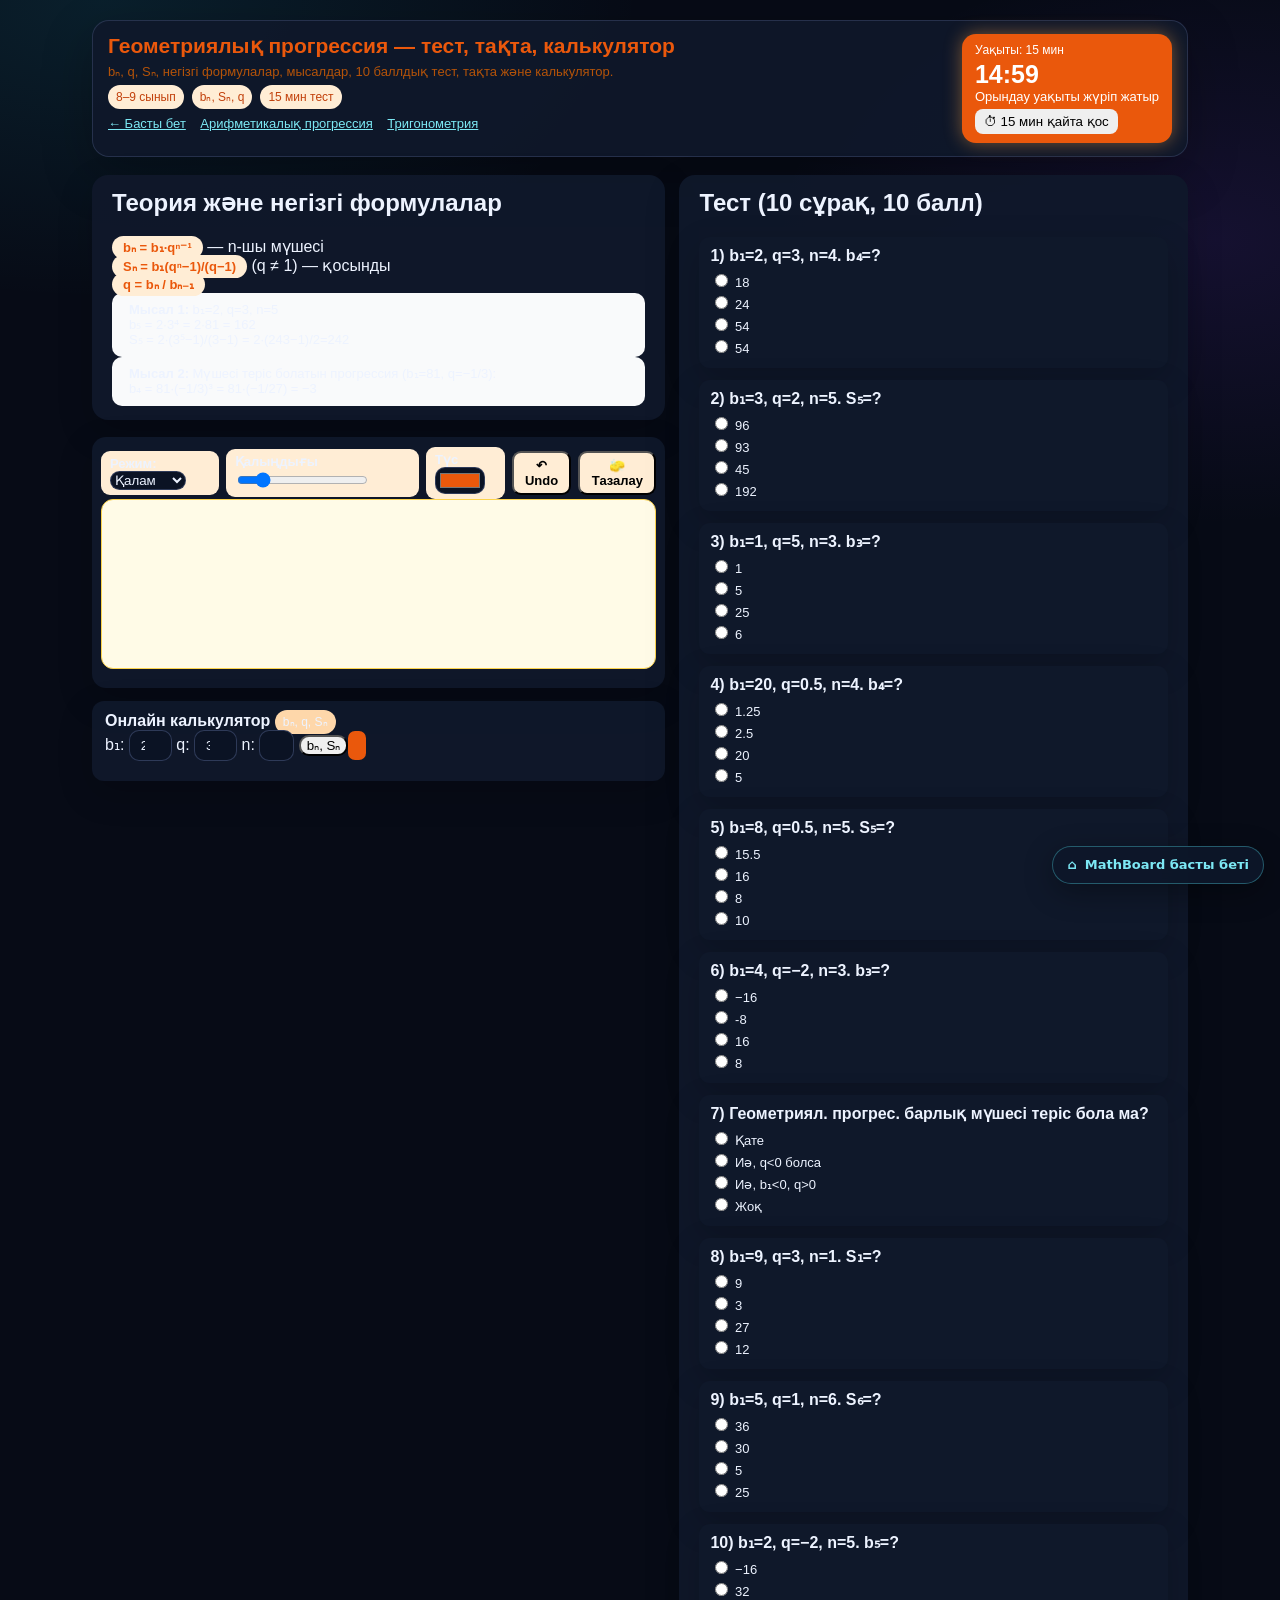
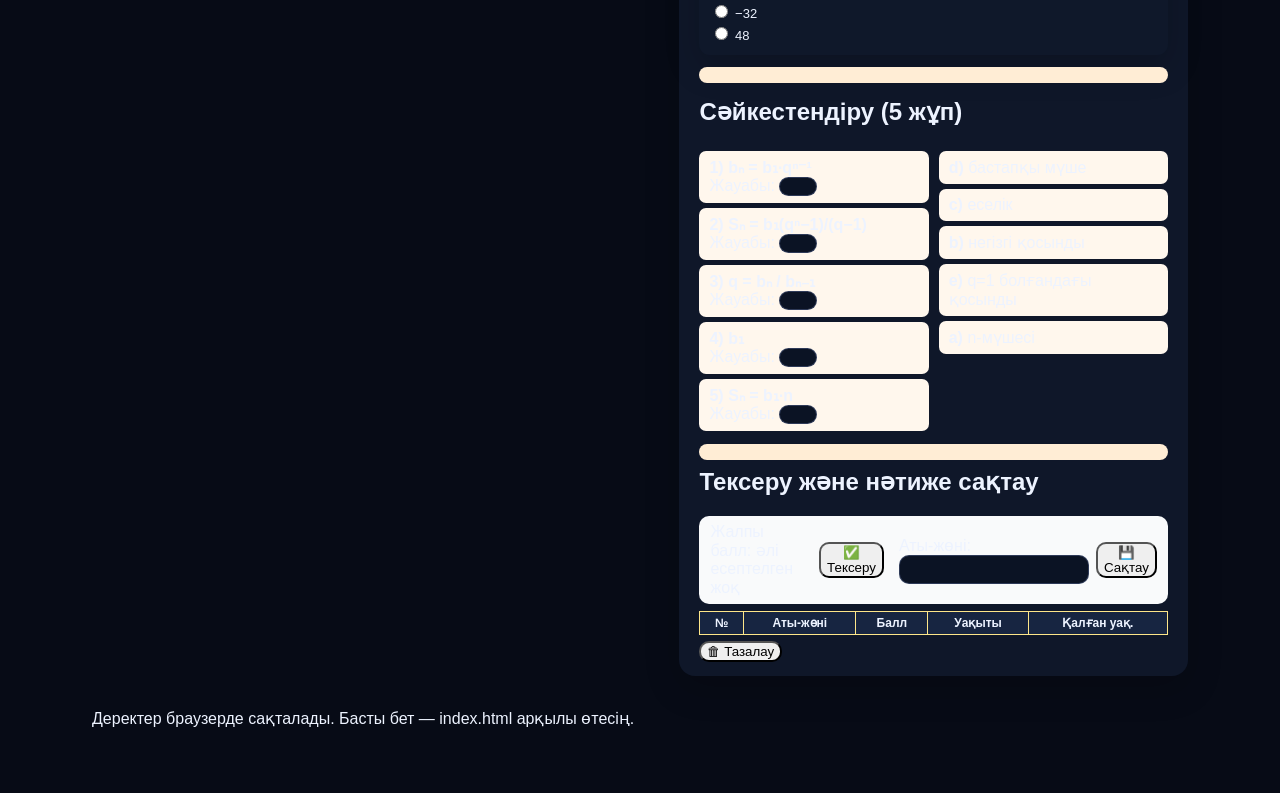
<file: geom_prog.html>
<!DOCTYPE html>
<html lang="kk">
<head>
  <meta charset="UTF-8">
  <title>Геометриялық прогрессия — тест, тақта, калькулятор</title>
  <meta name="viewport" content="width=device-width, initial-scale=1.0">
  <style>
    :root{--card:#fff;--bg:#fcf3e7;--muted:#b45309;--accent:#ea580c;--danger:#ef4444;--good:#22c55e;}
    body{margin:0;background:var(--bg);font-family:sans-serif;}
    .container{max-width:1120px;margin:0 auto;padding:20px 12px 65px;}
    header{display:flex;justify-content:space-between;align-items:flex-start;gap:14px;margin-bottom:18px;padding:13px 15px;background:var(--card);box-shadow:0 1px 15px #f59e429c;border-radius:17px;}
    @media(max-width:990px){header{flex-direction:column;}}
    .title h1{margin:0 0 6px;font-size:21px;color:var(--accent);}
    .title p{margin:1px 0 6px 0;color:var(--muted);font-size:13px;}
    .badge-row{display:flex;gap:8px;margin-bottom:5px;}
    .badge{padding:5px 8px;border-radius:99px;background:#ffedd5;color:#c2410c;font-size:12px;}
    nav a{font-size:13px;color:var(--accent);margin-right:10px;}
    .timer-box{min-width:200px;padding:9px 13px;background:var(--accent);color:#fff;border-radius:14px;box-shadow:0 0 18px #f59e4277;}
    .timer-time{font-size:25px;font-weight:900;}
    .timer-status{font-size:13px;}
    main{display:grid;grid-template-columns: 1.06fr 0.94fr;gap:14px;align-items:flex-start;}
    @media(max-width:980px){main{grid-template-columns:1fr;}}
    .card{background:var(--card);border-radius:16px;padding:14px 20px;margin-bottom:17px;box-shadow:0 2px 13px #f59e4244;}
    h2{margin-top:0;}
    h3{margin-top:15px;}
    .formula{background:#ffedd5;border-radius:999px;padding:4px 11px;font-size:13px;font-weight:700;color:#ea580c;}
    .ex{background:#f9fafb;padding:9px 13px 10px 17px;border-radius:10px;font-size:13px;}
    ul{font-size:14px;}
    .board{background:#fffaf1;padding:10px 9px 15px;border-radius:14px;margin-bottom:13px;}
    .tools{display:flex;gap:7px;align-items:center;}
    .tools .tool{padding:5px 9px;border-radius:9px;background:#ffedd5;font-size:13px;font-weight:700;}
    canvas{width:100%;height:170px;border-radius:12px;background:#fffbe7;border:1px solid #fcd34d;}
    .calc{background:#fff7ed;padding:11px 13px 13px;border-radius:12px;}
    .calc input,.calc select{padding:7px 11px;border-radius:9px;border:1px solid #fdba74;margin-bottom:7px;}
    .calc .out{background:var(--accent);color:#fff;padding:7px 9px;border-radius:7px;margin-top:4px;font-size:13px;}
    .question{margin-bottom:12px;padding:9px 11px;background:#fff7ed;border-radius:11px;}
    .question-title{font-weight:700;margin-bottom:6px;}
    label.option{display:block;font-size:13px;margin-bottom:3px;}
    .small-feedback{font-size:12px;margin-top:3px;}
    .small-feedback.correct{color:var(--good);}
    .small-feedback.wrong{color:var(--danger);}
    .test-result{padding:8px 12px;border-radius:10px;background:#ffedd5;font-size:13px;margin:8px 0;}
    .match-grid{display:grid;grid-template-columns:1fr 1fr;gap:10px;}
    .match-item{padding:7px 10px;border-radius:7px;background:#fff7ed;margin:5px 0;}
    .match-item input{width:38px;border-radius:6px;}
    .save-box{margin-top:10px;padding:7px 11px;border-radius:10px;background:#f9fafb;display:flex;gap:7px;align-items:center;}
    .save-box input{padding:6px 10px;font-size:13px;border-radius:999px;border:1px solid #fdba74;min-width:130px;}
    .saved-table{width:100%;border-collapse:collapse;margin-top:7px;font-size:12px;}
    .saved-table th,.saved-table td{border:1px solid #fde68a;padding:4px 6px;}
    .saved-table th{background:#ffedd5;}
    .chip{padding:5px 8px;border-radius:99px;background:#fed7aa;font-size:12px;}
    footer{margin-top:16px;}
  </style>
  <link rel="stylesheet" href="./modern.css">
</head>
<body>
<div class="container">
  <header>
    <div class="title">
      <h1>Геометриялық прогрессия — тест, тақта, калькулятор</h1>
      <p>bₙ, q, Sₙ, негізгі формулалар, мысалдар, 10 баллдық тест, тақта және калькулятор.</p>
      <div class="badge-row">
        <span class="badge">8–9 сынып</span>
        <span class="badge">bₙ, Sₙ, q</span>
        <span class="badge">15 мин тест</span>
      </div>
      <nav>
        <a href="index.html">← Басты бет</a>
        <a href="arithm_prog.html">Арифметикалық прогрессия</a>
        <a href="trig.html">Тригонометрия</a>
      </nav>
    </div>
    <div class="timer-box">
      <div style="font-size:12px;margin-bottom:3px;">Уақыты: 15 мин</div>
      <div class="timer-time" id="timerDisplay">15:00</div>
      <div class="timer-status" id="timerStatus">Орындау уақыты жүріп жатыр</div>
      <button id="restartTimerBtn" style="margin-top:5px;border-radius:8px;padding:5px 9px;border:0;cursor:pointer;">⏱ 15 мин қайта қос</button>
    </div>
  </header>
  <main>
    <section>
      <div class="card">
        <h2>Теория және негізгі формулалар</h2>
        <span class="formula">bₙ = b₁·qⁿ⁻¹</span> — n-шы мүшесі <br>
        <span class="formula">Sₙ = b₁(qⁿ−1)/(q−1)</span> (q ≠ 1) — қосынды<br>
        <span class="formula">q = bₙ / bₙ₋₁</span><br>
        <div class="ex"><b>Мысал 1:</b> b₁=2, q=3, n=5<br>
          b₅ = 2·3⁴ = 2·81 = 162<br>
          S₅ = 2·(3⁵−1)/(3−1) = 2·(243−1)/2=242
        </div>
        <div class="ex"><b>Мысал 2:</b> Мүшесі теріс болатын прогрессия (b₁=81, q=−1/3):<br>
          b₄ = 81·(−1/3)³ = 81·(−1/27) = −3
        </div>
      </div>
      <div class="card board">
        <div class="tools">
          <div class="tool">Режим: <select id="mode"><option value="pen">Қалам</option><option value="eraser">Өшіргіш</option><option value="line">Сызғыш</option></select></div>
          <div class="tool">Қалыңдығы <input id="size" type="range" min="2" max="15" value="4"></div>
          <div class="tool">Түс <input id="color" type="color" value="#ea580c"></div>
          <button id="undoBtn" class="tool">↶ Undo</button>
          <button id="clearBtn" class="tool">🧽 Тазалау</button>
        </div>
        <canvas id="canvas"></canvas>
      </div>
      <div class="card calc">
        <b>Онлайн калькулятор</b>
        <span class="chip">bₙ, q, Sₙ</span><br>
        b₁: <input id="b1" type="number" value="2" style="width:43px">
        q: <input id="q" type="number" value="3" style="width:43px">
        n: <input id="n" type="number" value="6" style="width:35px">
        <button id="gpcalcBtn">bₙ, Sₙ</button>
        <span id="gpout" class="out"></span>
      </div>
    </section>
    <section>
      <div class="card">
        <h2>Тест (10 сұрақ, 10 балл)</h2>
        <div id="testArea"></div>
        <div class="test-result" id="testResult"></div>
        <h2 style="margin-top:15px;">Сәйкестендіру (5 жұп)</h2>
        <div class="match-grid" id="matchArea"></div>
        <div class="test-result" id="matchResult"></div>
        <h2>Тексеру және нәтиже сақтау</h2>
        <div class="save-box">
          <span id="scoreSummary">Жалпы балл: әлі есептелген жоқ</span>
          <button id="checkAllBtn" style="margin:3px 8px;">✅ Тексеру</button>
          <label>Аты-жөні:<input id="studentName"/></label>
          <button id="saveResultBtn">💾 Сақтау</button>
        </div>
        <div style="color:var(--muted);font-size:12px;margin:3px 0;" id="saveMessage"></div>
        <table class="saved-table" id="resultsTable">
          <thead><tr><th>№</th><th>Аты-жөні</th><th>Балл</th><th>Уақыты</th><th>Қалған уақ.</th></tr></thead>
          <tbody></tbody>
        </table>
        <button id="clearResultsBtn" style="margin-top:6px;">🗑 Тазалау</button>
      </div>
    </section>
  </main>
  <footer>
    Деректер браузерде сақталады. Басты бет — index.html арқылы өтесің.
  </footer>
</div>
<script>
  // Таймер
  const TIMER_SEC = 15*60; let remaining=TIMER_SEC,timerId=null;
  const timerDisplay=document.getElementById('timerDisplay'),timerStatus=document.getElementById('timerStatus'),restartTimerBtn=document.getElementById('restartTimerBtn');
  function ftime(sec){let m=Math.floor(sec/60),s=sec%60;return String(m).padStart(2,0)+':'+String(s).padStart(2,0);}
  function updateTimerUI(){timerDisplay.textContent=ftime(remaining);
    if(remaining<=0){timerStatus.textContent='Уақыт аяқталды.';clearInterval(timerId);timerId=null;}
    else if(remaining<=180){timerStatus.textContent='Қалған уақыт аз! Жылдам!';}
    else timerStatus.textContent='Орындау уақыты жүріп жатыр';}
  function startTimer(){if(timerId)clearInterval(timerId);remaining=TIMER_SEC;updateTimerUI();
    timerId=setInterval(()=>{remaining--;updateTimerUI();if(remaining<=0)clearInterval(timerId);},1000);}
  restartTimerBtn.onclick=startTimer;startTimer();
  // Board
  const canvas=document.getElementById('canvas'),ctx=canvas.getContext('2d'),modeEl=document.getElementById('mode'),sizeEl=document.getElementById('size'),colorEl=document.getElementById('color');
  let drawing=false,lastX=0,lastY=0,lineStart=null,history=[];
  function fitCanvas(){const r=canvas.getBoundingClientRect(),dpr=window.devicePixelRatio||1;canvas.width=Math.floor(r.width*dpr);canvas.height=Math.floor(r.height*dpr);ctx.setTransform(dpr,0,0,dpr,0,0);if(history.length){const img=new Image();img.onload=()=>ctx.drawImage(img,0,0,r.width,r.height);img.src=history[history.length-1];}}
  function snapshot(){history.push(canvas.toDataURL());if(history.length>12)history.shift();}
  function getPos(e){const r=canvas.getBoundingClientRect(),x=(e.touches?e.touches[0].clientX:e.clientX)-r.left,y=(e.touches?e.touches[0].clientY:e.clientY)-r.top;return{x,y};}
  function start(e){e.preventDefault();const{x,y}=getPos(e),mode=modeEl.value;if(mode==='line'){if(!lineStart){lineStart={x,y};}else{snapshot();ctx.save();ctx.lineCap='round';ctx.lineJoin='round';ctx.lineWidth=+sizeEl.value;ctx.strokeStyle=colorEl.value;ctx.beginPath();ctx.moveTo(lineStart.x,lineStart.y);ctx.lineTo(x,y);ctx.stroke();ctx.restore();lineStart=null;}return;}snapshot();drawing=true;lastX=x;lastY=y;}
  function move(e){if(!drawing)return;e.preventDefault();const{x,y}=getPos(e),mode=modeEl.value;ctx.save();ctx.lineCap='round';ctx.lineJoin='round';ctx.lineWidth=+sizeEl.value;if(mode==='eraser'){ctx.globalCompositeOperation='destination-out';ctx.strokeStyle='rgba(0,0,0,1)';}else{ctx.globalCompositeOperation='source-over';ctx.strokeStyle=colorEl.value;}ctx.beginPath();ctx.moveTo(lastX,lastY);ctx.lineTo(x,y);ctx.stroke();ctx.restore();lastX=x;lastY=y;}
  function end(){drawing=false;}
  document.getElementById('clearBtn').onclick=()=>{snapshot();ctx.clearRect(0,0,canvas.width,canvas.height);lineStart=null;};
  document.getElementById('undoBtn').onclick=()=>{if(history.length<2)return;history.pop();const img=new Image();img.onload=()=>{const r=canvas.getBoundingClientRect();ctx.clearRect(0,0,canvas.width,canvas.height);ctx.drawImage(img,0,0,r.width,r.height);};img.src=history[history.length-1];lineStart=null;};
  canvas.addEventListener('mousedown',start);canvas.addEventListener('mousemove',move);window.addEventListener('mouseup',end);
  canvas.addEventListener('touchstart',start,{passive:false});canvas.addEventListener('touchmove',move,{passive:false});window.addEventListener('touchend',end);
  window.addEventListener('resize',fitCanvas);fitCanvas();snapshot();
  // GP Калькулятор
  gpcalcBtn.onclick=()=>{let b=+b1.value,qv=+q.value,nv=+n.value;if(isNaN(b)||isNaN(qv)||isNaN(nv)){gpout.textContent="Қате.";return;}
    let bn=b*Math.pow(qv,nv-1),S=qv!==1?b*(Math.pow(qv,nv)-1)/(qv-1):b*nv;
    gpout.textContent="bₙ="+bn+", Sₙ="+S;
  }
  // Тест
  const testQuestions=[
    {q:"1) b₁=2, q=3, n=4. b₄=?",options:["18","24","54","54"],correct:2},
    {q:"2) b₁=3, q=2, n=5. S₅=?",options:["96","93","45","192"],correct:1},
    {q:"3) b₁=1, q=5, n=3. b₃=?",options:["1","5","25","6"],correct:2},
    {q:"4) b₁=20, q=0.5, n=4. b₄=?",options:["1.25","2.5","20","5"],correct:1},
    {q:"5) b₁=8, q=0.5, n=5. S₅=?",options:["15.5","16","8","10"],correct:0},
    {q:"6) b₁=4, q=−2, n=3. b₃=?",options:["−16","-8","16","8"],correct:1},
    {q:"7) Геометриял. прогрес. барлық мүшесі теріс бола ма?",options:["Қате","Иә, q<0 болса","Иә, b₁<0, q>0","Жоқ"],correct:1},
    {q:"8) b₁=9, q=3, n=1. S₁=?",options:["9","3","27","12"],correct:0},
    {q:"9) b₁=5, q=1, n=6. S₆=?",options:["36","30","5","25"],correct:1},
    {q:"10) b₁=2, q=−2, n=5. b₅=?",options:["−16","32","−32","48"],correct:2}
  ];
  const testArea=document.getElementById('testArea');
  function renderTest(){
    testArea.innerHTML = '';
    testQuestions.forEach((q, idx) => {
      const div = document.createElement('div');
      div.className = 'question';
      div.dataset.index = idx;
      const title = document.createElement('div');
      title.className = 'question-title';
      title.textContent = q.q;
      div.appendChild(title);
      q.options.forEach((opt, i) => {
        const id = `q${idx}_opt${i}`;
        const label = document.createElement('label');
        label.className = 'option';
        label.htmlFor = id;
        const radio = document.createElement('input');
        radio.type = 'radio';
        radio.name = `q${idx}`;
        radio.id = id;
        radio.value = i;
        label.appendChild(radio);
        label.appendChild(document.createTextNode(' '+opt));
        div.appendChild(label);
      });
      const fb = document.createElement('div');
      fb.className = 'small-feedback'; fb.id = `fb${idx}`; div.appendChild(fb);
      testArea.appendChild(div);
    });
  }
  renderTest();
  function checkTest(){
    let score=0, details=[];
    testQuestions.forEach((q, idx)=>{
      const sel=document.querySelector(`input[name="q${idx}"]:checked`);
      const fb=document.getElementById(`fb${idx}`);
      if(!sel){ fb.textContent="Жауап таңдалмаған."; fb.className='small-feedback wrong'; details.push(`С${idx+1}: жоқ.`); return;}
      if(Number(sel.value)===q.correct){score++;fb.textContent="Дұрыс!";fb.className='small-feedback correct';}
      else{fb.textContent="Қате.";fb.className='small-feedback wrong';details.push(`С${idx+1}: қате.`);}
    });
    return {score,details};
  }
  // Сәйкестендіру
  const matchPairs=[
    {formula:"bₙ = b₁·qⁿ⁻¹",letter:"a",desc:"n-мүшесі"},
    {formula:"Sₙ = b₁(qⁿ−1)/(q−1)",letter:"b",desc:"негізгі қосынды"},
    {formula:"q = bₙ / bₙ₋₁",letter:"c",desc:"еселік"},
    {formula:"b₁",letter:"d",desc:"бастапқы мүше"},
    {formula:"Sₙ = b₁·n",letter:"e",desc:"q=1 болғандағы қосынды"}
  ];
  const matchArea=document.getElementById('matchArea');
  function renderMatch(){
    const leftCol=document.createElement('div'),rightCol=document.createElement('div');
    matchPairs.forEach((item,idx)=>{
      const d=document.createElement('div');
      d.className='match-item';
      d.innerHTML=`<strong>${idx+1}) ${item.formula}</strong><br>Жауабы: <input maxlength="1" data-index="${idx}" />`;
      leftCol.appendChild(d);
    });
    const shuffled=[...matchPairs].sort(()=>Math.random()-.5);
    shuffled.forEach(item=>{
      const d=document.createElement('div');
      d.className='match-item';
      d.innerHTML=`<strong>${item.letter})</strong> ${item.desc}`;
      rightCol.appendChild(d);
    });
    matchArea.innerHTML='';matchArea.appendChild(leftCol);matchArea.appendChild(rightCol);
  }
  renderMatch();
  function checkMatch(){
    const inputs=matchArea.querySelectorAll('input[data-index]');
    let correct=0,total=matchPairs.length;
    inputs.forEach(inp=>{
      const idx=Number(inp.dataset.index);
      const val=(inp.value||'').trim().toLowerCase();
      if(val===matchPairs[idx].letter){correct++;inp.style.borderColor='var(--good)';}
      else inp.style.borderColor='var(--danger)';
    });
    return {correct,total};
  }
  // Тексеру/Сақтау
  const checkAllBtn=document.getElementById('checkAllBtn'),scoreSummaryEl=document.getElementById('scoreSummary');
  let lastScore=null;
  checkAllBtn.onclick=()=>{
    const testRes=checkTest(),matchRes=checkMatch();
    const mainScore=testRes.score,bonus=matchRes.correct*0.2,totalScore=Math.min(10,+(mainScore+bonus).toFixed(1));
    lastScore=totalScore;
    scoreSummaryEl.textContent="Жалпы балл: "+totalScore+" / 10.";
    testResult.style.display='block'; testResult.textContent=`Тест: ${testRes.score}/10.`;
    matchResult.style.display='block'; matchResult.textContent=`Сәйкестендіру: ${matchRes.correct}/${matchRes.total}.`;
  };
  // LocalStorage
  const saveResultBtn=document.getElementById('saveResultBtn'),studentNameEl=document.getElementById('studentName'),saveMessageEl=document.getElementById('saveMessage'),resultsTableBody=document.querySelector('#resultsTable tbody'),clearResultsBtn=document.getElementById('clearResultsBtn');
  const STORAGE_KEY='mathBoard_gp_results';
  function loadResults(){const raw=localStorage.getItem(STORAGE_KEY);if(!raw)return[];try{const arr=JSON.parse(raw);return Array.isArray(arr)?arr:[];}catch(e){return[];}}
  function saveResults(arr){localStorage.setItem(STORAGE_KEY,JSON.stringify(arr));}
  function renderResultsTable(){const arr=loadResults();resultsTableBody.innerHTML='';arr.forEach((row,idx)=>{const tr=document.createElement('tr');tr.innerHTML=`<td>${idx+1}</td><td>${row.name}</td><td>${row.score}</td><td>${row.time}</td><td>${row.remaining}</td>`;resultsTableBody.appendChild(tr);});}
  renderResultsTable();
  saveResultBtn.onclick=()=>{
    if(lastScore==null){saveMessageEl.textContent="Алдымен “Тексеру” батырмасын басыңыз.";saveMessageEl.style.color='var(--danger)';return;}
    const name=studentNameEl.value.trim();if(!name){saveMessageEl.textContent="Аты-жөніңізді жазыңыз.";saveMessageEl.style.color='var(--danger)';return;}
    const now=new Date(),timeStr=now.toLocaleString('kk-KZ',{year:'numeric',month:'2-digit',day:'2-digit',hour:'2-digit',minute:'2-digit'});
    const result={name,score:lastScore,time:timeStr,remaining:ftime(remaining)};
    const arr=loadResults();arr.push(result);saveResults(arr);renderResultsTable();
    saveMessageEl.textContent="Нәтиже сақталды.";saveMessageEl.style.color='var(--good)';
  };
  clearResultsBtn.onclick=()=>{if(confirm('Барлық нәтижелерді өшіруді қалайсыз ба?')){saveResults([]);renderResultsTable();saveMessageEl.textContent='Барлық нәтижелер өшірілді.';saveMessageEl.style.color='var(--muted)';}};
</script>
  <script src="./modern.js"></script>
</body>
</html>
</file>
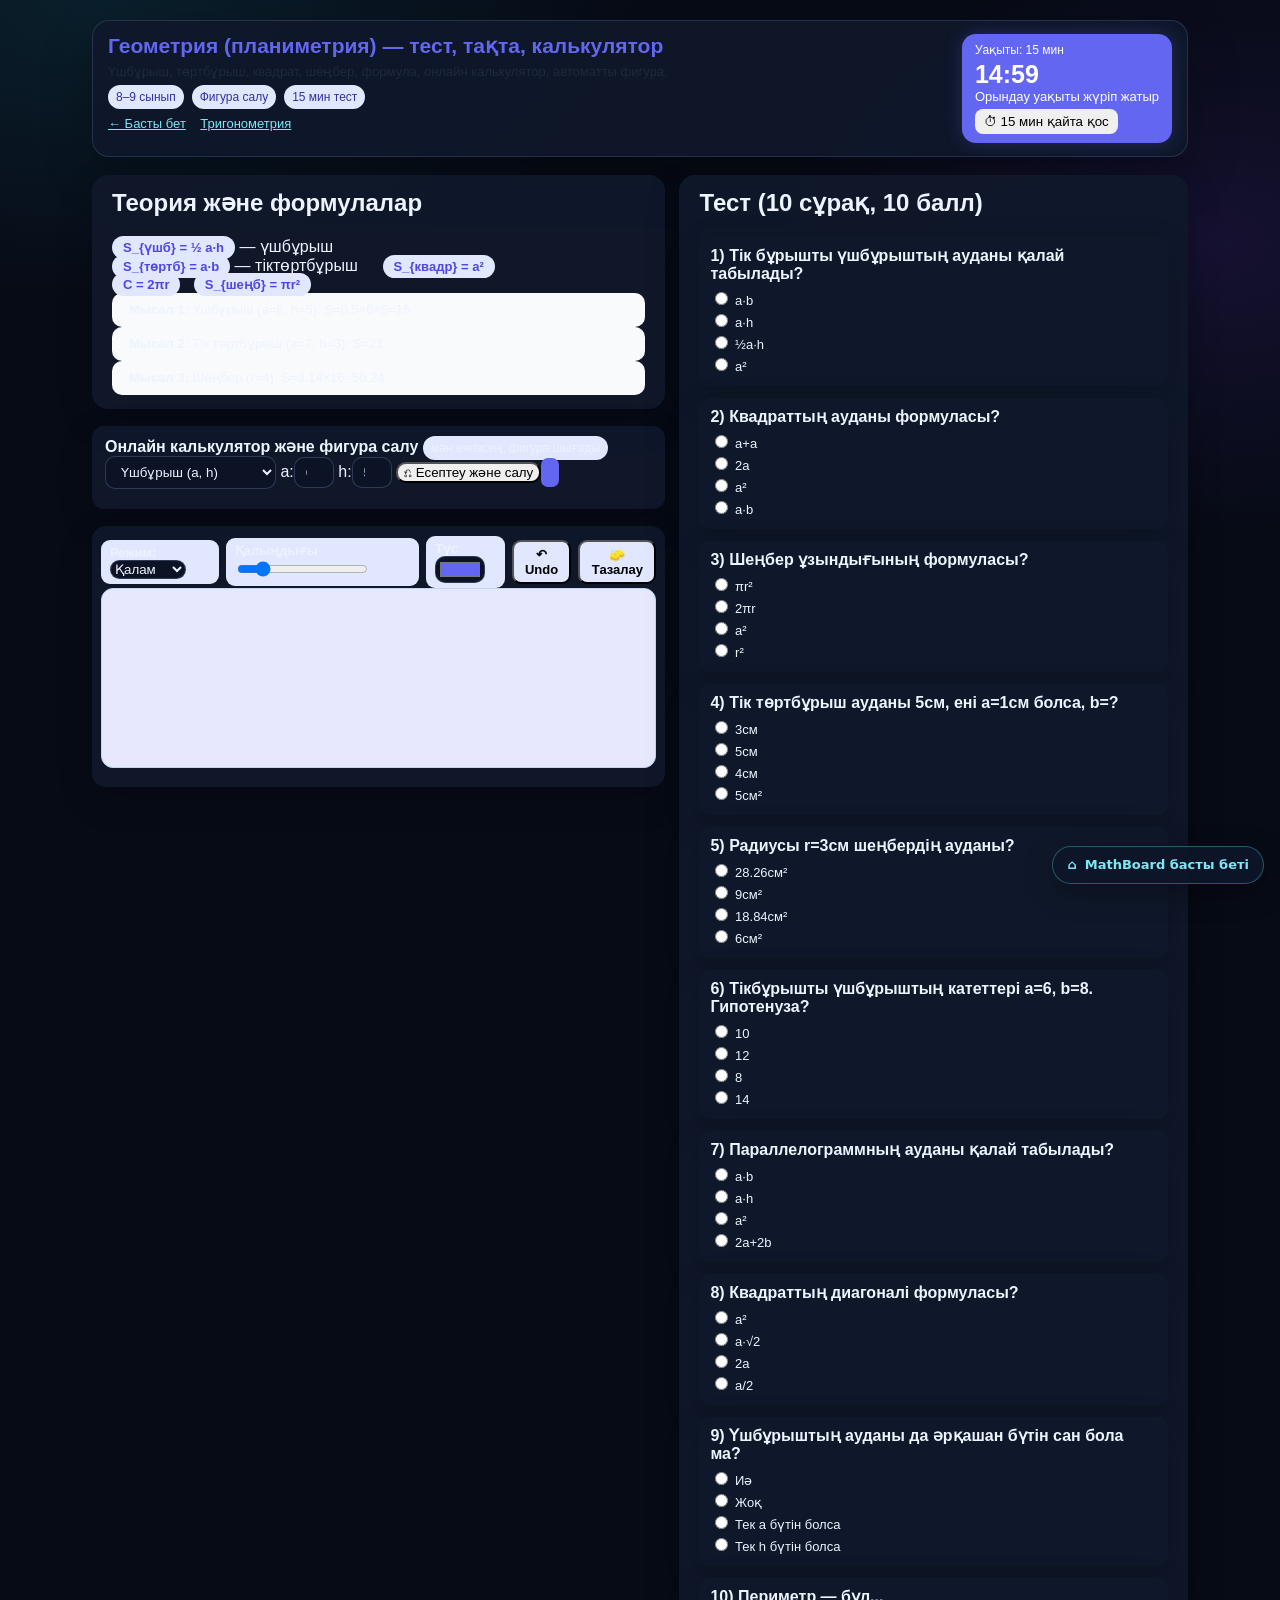
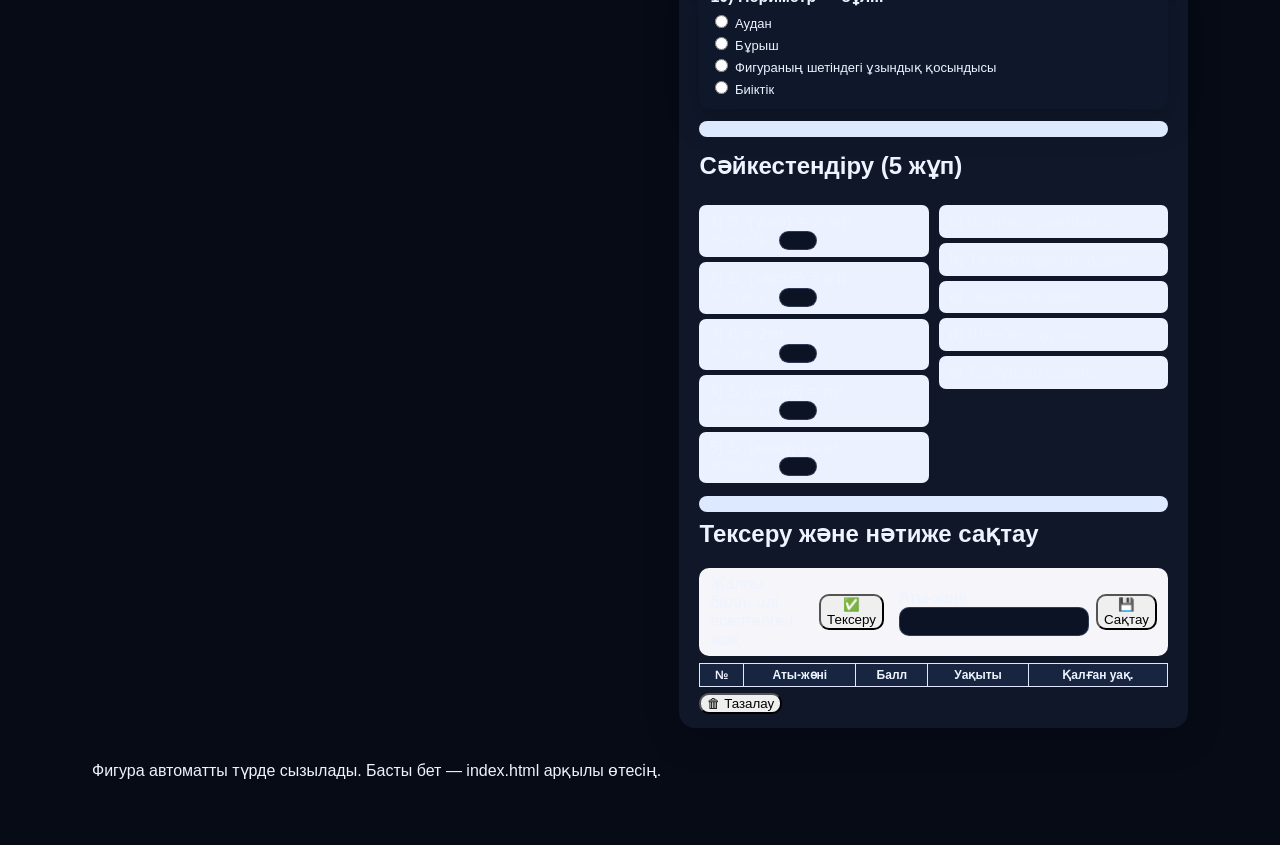
<file: geometry_plane.html>
<!DOCTYPE html>
<html lang="kk">
<head>
  <meta charset="UTF-8">
  <title>Геометрия (планиметрия) — тест, тақта, калькулятор</title>
  <meta name="viewport" content="width=device-width, initial-scale=1.0">
  <style>
    :root{--card:#fff;--bg:#f6f8fa;--muted:#1e293b;--accent:#6366f1;--danger:#ef4444;--good:#22c55e;}
    body{margin:0;background:var(--bg);font-family:sans-serif;}
    .container{max-width:1120px;margin:0 auto;padding:20px 12px 65px;}
    header{display:flex;justify-content:space-between;align-items:flex-start;gap:14px;margin-bottom:18px;padding:13px 15px;background:var(--card);box-shadow:0 1px 15px #6366f144;border-radius:17px;}
    @media(max-width:990px){header{flex-direction:column;}}
    .title h1{margin:0 0 6px;font-size:21px;color:var(--accent);}
    .title p{margin:1px 0 6px 0;color:var(--muted);font-size:13px;}
    .badge-row{display:flex;gap:8px;margin-bottom:5px;}
    .badge{padding:5px 8px;border-radius:99px;background:#e0e7ff;color:#3730a3;font-size:12px;}
    nav a{font-size:13px;color:var(--accent);margin-right:10px;}
    .timer-box{min-width:200px;padding:9px 13px;background:var(--accent);color:#fff;border-radius:14px;box-shadow:0 0 18px #6366f144;}
    .timer-time{font-size:25px;font-weight:900;}
    .timer-status{font-size:13px;}
    main{display:grid;grid-template-columns: 1.06fr 0.94fr;gap:14px;align-items:flex-start;}
    @media(max-width:980px){main{grid-template-columns:1fr;}}
    .card{background:var(--card);border-radius:16px;padding:14px 20px;margin-bottom:17px;box-shadow:0 2px 13px #6366f144;}
    h2{margin-top:0;}
    h3{margin-top:15px;}
    .formula{background:#e0e7ff;border-radius:999px;padding:4px 11px;font-size:13px;font-weight:700;color:#4f46e5;}
    .ex{background:#f8fafc;padding:9px 13px 10px 17px;border-radius:10px;font-size:13px;}
    .board{background:#fff;padding:10px 9px 15px;border-radius:14px;margin-bottom:13px;}
    .tools{display:flex;gap:7px;align-items:center;}
    .tools .tool{padding:5px 9px;border-radius:9px;background:#e0e7ff;font-size:13px;font-weight:700;}
    canvas{width:100%;height:180px;border-radius:12px;background:#e7e8fd;border:1px solid #bfd6fb;}
    .calc{background:#f5f8fb;padding:11px 13px 13px;border-radius:12px;}
    .calc select, .calc input{padding:7px 11px;border-radius:9px;border:1px solid #a5b4fc;margin-bottom:7px;}
    .calc .out{background:var(--accent);color:#fff;padding:7px 9px;border-radius:7px;margin-top:4px;font-size:13px;}
    .question{margin-bottom:12px;padding:9px 11px;background:#eef1fa;border-radius:11px;}
    .question-title{font-weight:700;margin-bottom:6px;}
    label.option{display:block;font-size:13px;margin-bottom:3px;}
    .small-feedback{font-size:12px;margin-top:3px;}
    .small-feedback.correct{color:var(--good);}
    .small-feedback.wrong{color:var(--danger);}
    .test-result{padding:8px 12px;border-radius:10px;background:#dde9ff;font-size:13px;margin:8px 0;}
    .match-grid{display:grid;grid-template-columns:1fr 1fr;gap:10px;}
    .match-item{padding:7px 10px;border-radius:7px;background:#ecf1ff;margin:5px 0;}
    .match-item input{width:38px;border-radius:6px;}
    .save-box{margin-top:10px;padding:7px 11px;border-radius:10px;background:#f5f5fa;display:flex;gap:7px;align-items:center;}
    .save-box input{padding:6px 10px;font-size:13px;border-radius:999px;border:1px solid #a5b4fc;min-width:130px;}
    .saved-table{width:100%;border-collapse:collapse;margin-top:7px;font-size:12px;}
    .saved-table th,.saved-table td{border:1px solid #e0e7ff;padding:4px 6px;}
    .saved-table th{background:#e0e7ff;}
    .chip{padding:5px 8px;border-radius:99px;background:#e0e7ff;font-size:12px;}
    footer{margin-top:16px;}
  </style>
  <link rel="stylesheet" href="./modern.css">
</head>
<body>
<div class="container">
  <header>
    <div class="title">
      <h1>Геометрия (планиметрия) — тест, тақта, калькулятор</h1>
      <p>Үшбұрыш, төртбұрыш, квадрат, шеңбер, формула, онлайн калькулятор, автоматты фигура.</p>
      <div class="badge-row">
        <span class="badge">8–9 сынып</span>
        <span class="badge">Фигура салу</span>
        <span class="badge">15 мин тест</span>
      </div>
      <nav>
        <a href="index.html">← Басты бет</a>
        <a href="trig.html">Тригонометрия</a>
      </nav>
    </div>
    <div class="timer-box">
      <div style="font-size:12px;margin-bottom:3px;">Уақыты: 15 мин</div>
      <div class="timer-time" id="timerDisplay">15:00</div>
      <div class="timer-status" id="timerStatus">Орындау уақыты жүріп жатыр</div>
      <button id="restartTimerBtn" style="margin-top:5px;border-radius:8px;padding:5px 9px;border:0;cursor:pointer;">⏱ 15 мин қайта қос</button>
    </div>
  </header>
  <main>
    <section>
      <div class="card">
        <h2>Теория және формулалар</h2>
        <span class="formula">S_{үшб} = ½ a·h</span> — үшбұрыш <br>
        <span class="formula">S_{төртб} = a·b</span> — тіктөртбұрыш &emsp;
        <span class="formula">S_{квадр} = a²</span> <br>
        <span class="formula">C = 2πr</span> &nbsp; <span class="formula">S_{шеңб} = πr²</span>
        <div class="ex"><b>Мысал 1:</b> Үшбұрыш (a=6, h=5): S=0.5×6×5=15</div>
        <div class="ex"><b>Мысал 2:</b> Тік төртбұрыш (a=7, b=3): S=21</div>
        <div class="ex"><b>Мысал 3:</b> Шеңбер (r=4): S=3.14×16≈50.24</div>
      </div>
      <div class="card calc">
        <b>Онлайн калькулятор және фигура салу</b>
        <span class="chip">мән енгізсең, фигура шығады</span><br>
        <select id="figType">
          <option value="tri">Үшбұрыш (a, h)</option>
          <option value="rect">Тік төртбұрыш (a, b)</option>
          <option value="sq">Квадрат (a)</option>
          <option value="circle">Шеңбер (r)</option>
        </select>
        <span id="figFields"></span>
        <button id="figCalcBtn">⎌ Есептеу және салу</button>
        <span id="figCalcOut" class="out"></span>
      </div>
      <div class="card board">
        <div class="tools">
          <div class="tool">Режим: <select id="mode"><option value="pen">Қалам</option><option value="eraser">Өшіргіш</option><option value="line">Сызғыш</option></select></div>
          <div class="tool">Қалыңдығы <input id="size" type="range" min="2" max="15" value="4"></div>
          <div class="tool">Түс <input id="color" type="color" value="#6366f1"></div>
          <button id="undoBtn" class="tool">↶ Undo</button>
          <button id="clearBtn" class="tool">🧽 Тазалау</button>
        </div>
        <canvas id="canvas" style="background:#e7e8fd;"></canvas>
      </div>
    </section>
    <section>
      <div class="card">
        <h2>Тест (10 сұрақ, 10 балл)</h2>
        <div id="testArea"></div>
        <div class="test-result" id="testResult"></div>
        <h2 style="margin-top:15px;">Сәйкестендіру (5 жұп)</h2>
        <div class="match-grid" id="matchArea"></div>
        <div class="test-result" id="matchResult"></div>
        <h2>Тексеру және нәтиже сақтау</h2>
        <div class="save-box">
          <span id="scoreSummary">Жалпы балл: әлі есептелген жоқ</span>
          <button id="checkAllBtn" style="margin:3px 8px;">✅ Тексеру</button>
          <label>Аты-жөні:<input id="studentName"/></label>
          <button id="saveResultBtn">💾 Сақтау</button>
        </div>
        <div style="color:var(--muted);font-size:12px;margin:3px 0;" id="saveMessage"></div>
        <table class="saved-table" id="resultsTable">
          <thead><tr><th>№</th><th>Аты-жөні</th><th>Балл</th><th>Уақыты</th><th>Қалған уақ.</th></tr></thead>
          <tbody></tbody>
        </table>
        <button id="clearResultsBtn" style="margin-top:6px;">🗑 Тазалау</button>
      </div>
    </section>
  </main>
  <footer>
    Фигура автоматты түрде сызылады. Басты бет — index.html арқылы өтесің.
  </footer>
</div>
<script>
  // Таймер
  const TIMER_SEC = 15*60; let remaining=TIMER_SEC,timerId=null;
  const timerDisplay=document.getElementById('timerDisplay'),timerStatus=document.getElementById('timerStatus'),restartTimerBtn=document.getElementById('restartTimerBtn');
  function ftime(sec){let m=Math.floor(sec/60),s=sec%60;return String(m).padStart(2,0)+':'+String(s).padStart(2,0);}
  function updateTimerUI(){timerDisplay.textContent=ftime(remaining);
    if(remaining<=0){timerStatus.textContent='Уақыт аяқталды.';clearInterval(timerId);timerId=null;}
    else if(remaining<=180){timerStatus.textContent='Қалған уақыт аз! Жылдам!';}
    else timerStatus.textContent='Орындау уақыты жүріп жатыр';}
  function startTimer(){if(timerId)clearInterval(timerId);remaining=TIMER_SEC;updateTimerUI();
    timerId=setInterval(()=>{remaining--;updateTimerUI();if(remaining<=0)clearInterval(timerId);},1000);}
  restartTimerBtn.onclick=startTimer;startTimer();

  // TEST
  const testQuestions=[
    {q:"1) Тік бұрышты үшбұрыштың ауданы қалай табылады?",
     options:["a·b","a·h","½a·h","a²"],correct:2},
    {q:"2) Квадраттың ауданы формуласы?",
     options:["a+a","2a","a²","a·b"],correct:2},
    {q:"3) Шеңбер ұзындығының формуласы?",
     options:["πr²","2πr","a²","r²"],correct:1},
    {q:"4) Тік төртбұрыш ауданы 5см, ені a=1см болса, b=?",options:["3см","5см","4см","5см²"],correct:1},
    {q:"5) Радиусы r=3см шеңбердің ауданы?",options:["28.26см²","9см²","18.84см²","6см²"],correct:0},
    {q:"6) Тікбұрышты үшбұрыштың катеттері a=6, b=8. Гипотенуза?",
    options:["10","12","8","14"],correct:0},
    {q:"7) Параллелограммның ауданы қалай табылады?",options:["a·b","a·h","a²","2a+2b"],correct:1},
    {q:"8) Квадраттың диагоналі формуласы?",options:["a²","a·√2","2a","a/2"],correct:1},
    {q:"9) Үшбұрыштың ауданы да әрқашан бүтін сан бола ма?",options:["Иә","Жоқ","Тек a бүтін болса","Тек h бүтін болса"],correct:1},
    {q:"10) Периметр — бұл...",options:["Аудан","Бұрыш","Фигураның шетіндегі ұзындық қосындысы","Биіктік"],correct:2},
  ];
  const testArea=document.getElementById('testArea');
  function renderTest(){
    testArea.innerHTML = '';
    testQuestions.forEach((q, idx) => {
      const div = document.createElement('div');
      div.className = 'question';
      div.dataset.index = idx;
      const title = document.createElement('div');
      title.className = 'question-title';
      title.textContent = q.q;
      div.appendChild(title);
      q.options.forEach((opt, i) => {
        const id = `q${idx}_opt${i}`;
        const label = document.createElement('label');
        label.className = 'option';
        label.htmlFor = id;
        const radio = document.createElement('input');
        radio.type = 'radio';
        radio.name = `q${idx}`;
        radio.id = id;
        radio.value = i;
        label.appendChild(radio);
        label.appendChild(document.createTextNode(' '+opt));
        div.appendChild(label);
      });
      const fb = document.createElement('div');
      fb.className = 'small-feedback'; fb.id = `fb${idx}`; div.appendChild(fb);
      testArea.appendChild(div);
    });
  }
  renderTest();
  function checkTest(){
    let score=0, details=[];
    testQuestions.forEach((q, idx)=>{
      const sel=document.querySelector(`input[name="q${idx}"]:checked`);
      const fb=document.getElementById(`fb${idx}`);
      if(!sel){ fb.textContent="Жауап таңдалмаған."; fb.className='small-feedback wrong'; details.push(`С${idx+1}: жоқ.`); return;}
      if(Number(sel.value)===q.correct){score++;fb.textContent="Дұрыс!";fb.className='small-feedback correct';}
      else{fb.textContent="Қате.";fb.className='small-feedback wrong';details.push(`С${idx+1}: қате.`);}
    });
    return {score,details};
  }
  // Match
  const matchPairs=[
    {formula:"S_{үшб} = ½ a·h",letter:"a",desc:"Үшбұрыш ауданы"},
    {formula:"S_{төртб} = a·b",letter:"b",desc:"Тік төртбұрыш ауданы"},
    {formula:"C = 2πr",letter:"c",desc:"Шеңбер ұзындығы"},
    {formula:"S_{шеңб} = πr²",letter:"d",desc:"Шеңбер ауданы"},
    {formula:"S_{квадр} = a²",letter:"e",desc:"Квадрат ауданы"}
  ];
  const matchArea=document.getElementById('matchArea');
  function renderMatch(){
    const leftCol=document.createElement('div'),rightCol=document.createElement('div');
    matchPairs.forEach((item,idx)=>{
      const d=document.createElement('div');
      d.className='match-item';
      d.innerHTML=`<strong>${idx+1}) ${item.formula}</strong><br>Жауабы: <input maxlength="1" data-index="${idx}" />`;
      leftCol.appendChild(d);
    });
    const shuffled=[...matchPairs].sort(()=>Math.random()-.5);
    shuffled.forEach(item=>{
      const d=document.createElement('div');
      d.className='match-item';
      d.innerHTML=`<strong>${item.letter})</strong> ${item.desc}`;
      rightCol.appendChild(d);
    });
    matchArea.innerHTML='';matchArea.appendChild(leftCol);matchArea.appendChild(rightCol);
  }
  renderMatch();
  function checkMatch(){
    const inputs=matchArea.querySelectorAll('input[data-index]');
    let correct=0,total=matchPairs.length;
    inputs.forEach(inp=>{
      const idx=Number(inp.dataset.index);
      const val=(inp.value||'').trim().toLowerCase();
      if(val===matchPairs[idx].letter){correct++;inp.style.borderColor='var(--good)';}
      else inp.style.borderColor='var(--danger)';
    });
    return {correct,total};
  }

  // Есептеу / фигура auto
  const figType=document.getElementById('figType'),figFields=document.getElementById('figFields'),
    figCalcBtn=document.getElementById('figCalcBtn'),figCalcOut=document.getElementById('figCalcOut');
  function renderFigFields(){
    let v=figType.value;
    if(v==='tri')figFields.innerHTML='a:<input id="fa" value="6" type="number" style="width:40px"> h:<input id="fh" value="5" type="number" style="width:40px">';
    else if(v==='rect')figFields.innerHTML='a:<input id="fa" value="7" type="number" style="width:40px"> b:<input id="fb" value="3" type="number" style="width:40px">';
    else if(v==='sq')figFields.innerHTML='a:<input id="fa" value="5" type="number" style="width:40px">';
    else if(v==='circle')figFields.innerHTML='r:<input id="fr" value="4" type="number" style="width:40px">';
    figCalcOut.textContent="";
  }
  figType.onchange=renderFigFields;renderFigFields();

  // --- онлайн тақта
  const canvas=document.getElementById('canvas'),ctx=canvas.getContext('2d'),modeEl=document.getElementById('mode'),sizeEl=document.getElementById('size'),colorEl=document.getElementById('color');
  let drawing=false,lastX=0,lastY=0,lineStart=null,history=[];
  function fitCanvas(){
    const r=canvas.getBoundingClientRect(),dpr=window.devicePixelRatio||1;
    canvas.width=Math.floor(r.width*dpr);canvas.height=Math.floor(r.height*dpr);
    ctx.setTransform(dpr,0,0,dpr,0,0);
    if(history.length){const img=new Image();img.onload=()=>ctx.drawImage(img,0,0,r.width,r.height);img.src=history[history.length-1];}
  }
  function snapshot(){history.push(canvas.toDataURL());if(history.length>12)history.shift();}
  function getPos(e){const r=canvas.getBoundingClientRect(),x=(e.touches?e.touches[0].clientX:e.clientX)-r.left,y=(e.touches?e.touches[0].clientY:e.clientY)-r.top;return{x,y};}
  function start(e){e.preventDefault();const{x,y}=getPos(e),mode=modeEl.value;if(mode==='line'){if(!lineStart){lineStart={x,y};}else{snapshot();ctx.save();ctx.lineCap='round';ctx.lineJoin='round';ctx.lineWidth=+sizeEl.value;ctx.strokeStyle=colorEl.value;ctx.beginPath();ctx.moveTo(lineStart.x,lineStart.y);ctx.lineTo(x,y);ctx.stroke();ctx.restore();lineStart=null;}return;}snapshot();drawing=true;lastX=x;lastY=y;}
  function move(e){if(!drawing)return;e.preventDefault();const{x,y}=getPos(e),mode=modeEl.value;ctx.save();ctx.lineCap='round';ctx.lineJoin='round';ctx.lineWidth=+sizeEl.value;if(mode==='eraser'){ctx.globalCompositeOperation='destination-out';ctx.strokeStyle='rgba(0,0,0,1)';}else{ctx.globalCompositeOperation='source-over';ctx.strokeStyle=colorEl.value;}ctx.beginPath();ctx.moveTo(lastX,lastY);ctx.lineTo(x,y);ctx.stroke();ctx.restore();lastX=x;lastY=y;}
  function end(){drawing=false;}
  document.getElementById('clearBtn').onclick=()=>{snapshot();ctx.clearRect(0,0,canvas.width,canvas.height);lineStart=null;};
  document.getElementById('undoBtn').onclick=()=>{if(history.length<2)return;history.pop();const img=new Image();img.onload=()=>{const r=canvas.getBoundingClientRect();ctx.clearRect(0,0,canvas.width,canvas.height);ctx.drawImage(img,0,0,r.width,r.height);};img.src=history[history.length-1];lineStart=null;};
  canvas.addEventListener('mousedown',start);canvas.addEventListener('mousemove',move);window.addEventListener('mouseup',end);
  canvas.addEventListener('touchstart',start,{passive:false});canvas.addEventListener('touchmove',move,{passive:false});window.addEventListener('touchend',end);
  window.addEventListener('resize',fitCanvas);fitCanvas();snapshot();

  // ---- Фигур салу
  function drawAutoFig(fig,val1,val2){
    fitCanvas();
    ctx.clearRect(0,0,canvas.width,canvas.height);
    // фигуралар жалпыға ортақ коэффициент (масштаб): ~40 px = 1 бірлік
    let k = Math.min(canvas.width,canvas.height)/10;
    ctx.save();ctx.strokeStyle="#6366f1";ctx.lineWidth=3;ctx.fillStyle="#a7b5f9";
    if(fig==="tri"){
      let a=+val1||6,h=+val2||5;
      // Үшбұрыш (сол жақ төмен A, оң жақ төмен B, жоғарғы C)
      let pad=25;
      let A={x:pad,y:canvas.height-pad},B={x:pad+a*k,y:canvas.height-pad},C={x:pad,y:canvas.height-pad-h*k};
      ctx.beginPath();
      ctx.moveTo(A.x,A.y);ctx.lineTo(B.x,B.y);ctx.lineTo(C.x,C.y);ctx.closePath();
      ctx.fill();ctx.stroke();
      // биіктік
      ctx.beginPath();
      ctx.moveTo(B.x,B.y);ctx.lineTo(C.x,C.y);ctx.strokeStyle="#f43f5e";
      ctx.setLineDash([6,2]);ctx.stroke();ctx.setLineDash([]);
      ctx.restore();
    }
    else if(fig==="rect"){
      let a=+val1||7,b=+val2||3,pad=25;
      ctx.beginPath();
      ctx.rect(pad,pad,a*k,b*k);
      ctx.fill();ctx.stroke();
      ctx.restore();
    }
    else if(fig==="sq"){
      let a=+val1||5,pad=33;
      ctx.beginPath();
      ctx.rect(pad,pad,a*k,a*k);
      ctx.fill();ctx.stroke();
      ctx.restore();
    }
    else if(fig==="circle"){
      let r=+val1||4,xc=canvas.width/2,yc=canvas.height/2;
      ctx.beginPath();
      ctx.arc(xc,yc,r*k,0,2*Math.PI);
      ctx.fill();ctx.stroke();
      ctx.restore();
    }
  }
  figCalcBtn.onclick=()=>{
    let figure=figType.value;
    let out="", a,b,r, s;
    if(figure==='tri'){
      a=+document.getElementById('fa').value;let h=+document.getElementById('fh').value;
      s=0.5*a*h;out=`S=0.5×${a}×${h}=${s}`;
      drawAutoFig("tri",a,h);
    }
    else if(figure==='rect'){
      a=+document.getElementById('fa').value;
      b=+document.getElementById('fb').value;
      s=a*b;out=`S=${a}×${b}=${s}`;
      drawAutoFig("rect",a,b);
    }
    else if(figure==='sq'){
      a=+document.getElementById('fa').value;s=a*a;out=`S=${a}²=${s}`;
      drawAutoFig("sq",a,0);
    }
    else if(figure==='circle'){
      r=+document.getElementById('fr').value;s=(Math.PI*r*r).toFixed(2);out=`S=π×${r}² ≈ ${s}`;
      drawAutoFig("circle",r,0);
    }
    figCalcOut.textContent=out;
  };

  // --- тест/матч, нәтиже сақтау
  const checkAllBtn=document.getElementById('checkAllBtn'),scoreSummaryEl=document.getElementById('scoreSummary');
  let lastScore=null;
  checkAllBtn.onclick=()=>{
    const testRes=checkTest(),matchRes=checkMatch();
    const mainScore=testRes.score,bonus=matchRes.correct*0.2,totalScore=Math.min(10,+(mainScore+bonus).toFixed(1));
    lastScore=totalScore;
    scoreSummaryEl.textContent="Жалпы балл: "+totalScore+" / 10.";
    testResult.style.display='block'; testResult.textContent=`Тест: ${testRes.score}/10.`;
    matchResult.style.display='block'; matchResult.textContent=`Сәйкестендіру: ${matchRes.correct}/${matchRes.total}.`;
  };
  // LocalStorage нәтиже
  const saveResultBtn=document.getElementById('saveResultBtn'),studentNameEl=document.getElementById('studentName'),saveMessageEl=document.getElementById('saveMessage'),resultsTableBody=document.querySelector('#resultsTable tbody'),clearResultsBtn=document.getElementById('clearResultsBtn');
  const STORAGE_KEY='mathBoard_geometry_results';
  function loadResults(){const raw=localStorage.getItem(STORAGE_KEY);if(!raw)return[];try{const arr=JSON.parse(raw);return Array.isArray(arr)?arr:[];}catch(e){return[];}}
  function saveResults(arr){localStorage.setItem(STORAGE_KEY,JSON.stringify(arr));}
  function renderResultsTable(){const arr=loadResults();resultsTableBody.innerHTML='';arr.forEach((row,idx)=>{const tr=document.createElement('tr');tr.innerHTML=`<td>${idx+1}</td><td>${row.name}</td><td>${row.score}</td><td>${row.time}</td><td>${row.remaining}</td>`;resultsTableBody.appendChild(tr);});}
  renderResultsTable();
  saveResultBtn.onclick=()=>{
    if(lastScore==null){saveMessageEl.textContent="Алдымен “Тексеру” батырмасын басыңыз.";saveMessageEl.style.color='var(--danger)';return;}
    const name=studentNameEl.value.trim();if(!name){saveMessageEl.textContent="Аты-жөніңізді жазыңыз.";saveMessageEl.style.color='var(--danger)';return;}
    const now=new Date(),timeStr=now.toLocaleString('kk-KZ',{year:'numeric',month:'2-digit',day:'2-digit',hour:'2-digit',minute:'2-digit'});
    const result={name,score:lastScore,time:timeStr,remaining:ftime(remaining)};
    const arr=loadResults();arr.push(result);saveResults(arr);renderResultsTable();
    saveMessageEl.textContent="Нәтиже сақталды.";saveMessageEl.style.color='var(--good)';
  };
  clearResultsBtn.onclick=()=>{if(confirm('Барлық нәтижелерді өшіруді қалайсыз ба?')){saveResults([]);renderResultsTable();saveMessageEl.textContent='Барлық нәтижелер өшірілді.';saveMessageEl.style.color='var(--muted)';}};
</script>
  <script src="./modern.js"></script>
</body>
</html>
</file>
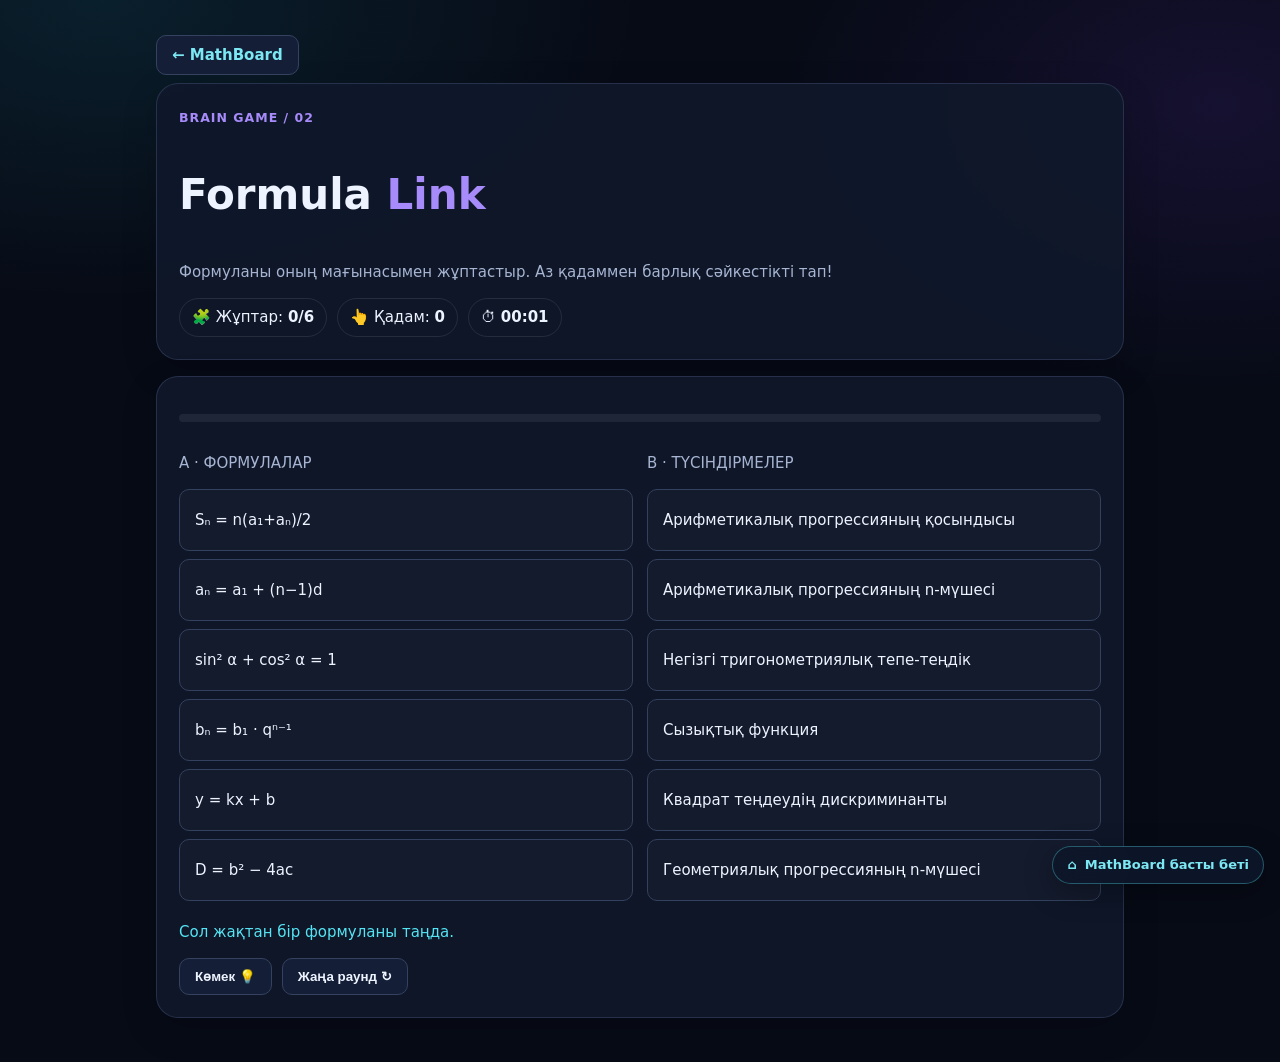
<file: match_formula.html>
<!doctype html><html lang="kk"><head><meta charset="utf-8"><meta name="viewport" content="width=device-width,initial-scale=1"><title>Formula Link | MathBoard</title><link rel="stylesheet" href="./modern.css"><style>
body{margin:0;background:#070b16;color:#edf3ff;font:15px/1.5 system-ui,sans-serif}.wrap{max-width:1000px;margin:28px auto;padding:16px}.btn{border:1px solid #34415f;background:#141f37;color:#edf3ff;border-radius:12px;padding:10px 15px;text-decoration:none;font-weight:750;cursor:pointer}.box{border:1px solid #293550;background:linear-gradient(145deg,#121c31,#0d1425);border-radius:22px;padding:22px;margin-top:16px}.title{font-size:clamp(29px,5vw,42px)}.muted{color:#a7b5d2}.columns{display:grid;grid-template-columns:1fr 1fr;gap:14px}.item{display:block;width:100%;text-align:left;border:1px solid #33415e;background:#ffffff06;color:#edf3ff;border-radius:14px;padding:15px;margin:8px 0;font:inherit;cursor:pointer;min-height:62px}.item.selected{border-color:#55e4f3;background:#55e4f31a}.item.matched{border-color:#6ee7b7;background:#145c4b66;color:#c9ffe7}.item.wrong{border-color:#fb7185}.row{display:flex;gap:10px;flex-wrap:wrap}.pill{border:1px solid #ffffff18;border-radius:99px;padding:7px 12px}.fill{height:8px;background:linear-gradient(90deg,#a78bfa,#55e4f3);width:0;transition:width .2s}.track{height:8px;background:#ffffff12;border-radius:99px;overflow:hidden;margin:15px 0}.note{min-height:25px;margin:12px 0;color:#55e4f3}@media(max-width:650px){.columns{grid-template-columns:1fr}.box{padding:16px}}
</style></head><body><main class="wrap"><a class="btn" href="index.html">← MathBoard</a><section class="box"><small style="color:#a78bfa;font-weight:900;letter-spacing:1px">BRAIN GAME / 02</small><h1 class="title">Formula <span style="color:#a78bfa">Link</span></h1><p class="muted">Формуланы оның мағынасымен жұптастыр. Аз қадаммен барлық сәйкестікті тап!</p><div class="row"><span class="pill">🧩 Жұптар: <b id="count">0/6</b></span><span class="pill">👆 Қадам: <b id="moves">0</b></span><span class="pill">⏱ <b id="time">00:00</b></span></div></section><section class="box"><div class="track"><div class="fill" id="fill"></div></div><div class="columns"><div><p class="muted">A · ФОРМУЛАЛАР</p><div id="left"></div></div><div><p class="muted">B · ТҮСІНДІРМЕЛЕР</p><div id="right"></div></div></div><div id="note" class="note" aria-live="polite">Сол жақтан бір формуланы таңда.</div><div class="row"><button class="btn" id="hint">Көмек 💡</button><button class="btn" id="reset">Жаңа раунд ↻</button></div></section></main>
<script>
var $=function(x){return document.getElementById(x)},data=[
{f:'aₙ = a₁ + (n−1)d',d:'Арифметикалық прогрессияның n-мүшесі'},
{f:'Sₙ = n(a₁+aₙ)/2',d:'Арифметикалық прогрессияның қосындысы'},
{f:'bₙ = b₁ · qⁿ⁻¹',d:'Геометриялық прогрессияның n-мүшесі'},
{f:'sin² α + cos² α = 1',d:'Негізгі тригонометриялық тепе-теңдік'},
{f:'S = ah/2',d:'Үшбұрыштың ауданы'},
{f:'D = b² − 4ac',d:'Квадрат теңдеудің дискриминанты'},
{f:'S = πr²',d:'Дөңгелектің ауданы'},
{f:'y = kx + b',d:'Сызықтық функция'}
],round=[],chosen=null,matched={},moves=0,started=0,timer=null;
function shuffle(a){return a.sort(function(){return Math.random()-.5})}function fmt(s){return String(Math.floor(s/60)).padStart(2,'0')+':'+String(s%60).padStart(2,'0')}
function init(){clearInterval(timer);round=shuffle(data.slice()).slice(0,6);matched={};chosen=null;moves=0;started=Date.now();$('moves').textContent='0';$('count').textContent='0/6';$('note').textContent='Сол жақтан бір формуланы таңда.';$('fill').style.width='0';$('time').textContent='00:00';draw();timer=setInterval(function(){$('time').textContent=fmt(Math.floor((Date.now()-started)/1000))},500)}
function draw(){var l=shuffle(round.map(function(x,i){return {x:x,i:i}})),r=shuffle(round.map(function(x,i){return {x:x,i:i}}));$('left').innerHTML=l.map(function(v){return '<button class="item '+(matched[v.i]?'matched':'')+'" data-side="l" data-id="'+v.i+'" '+(matched[v.i]?'disabled':'')+'>'+v.x.f+'</button>'}).join('');$('right').innerHTML=r.map(function(v){return '<button class="item '+(matched[v.i]?'matched':'')+'" data-side="r" data-id="'+v.i+'" '+(matched[v.i]?'disabled':'')+'>'+v.x.d+'</button>'}).join('');document.querySelectorAll('.item:not(:disabled)').forEach(function(b){b.onclick=function(){pick(b)}})}
function pick(b){var id=Number(b.dataset.id),side=b.dataset.side;if(chosen&&chosen.side===side){chosen.el.classList.remove('selected');chosen=null}if(!chosen){chosen={id:id,side:side,el:b};b.classList.add('selected');return}moves++;$('moves').textContent=moves;if(chosen.id===id){matched[id]=true;chosen=null;var n=Object.keys(matched).length;$('count').textContent=n+'/'+round.length;$('fill').style.width=n/round.length*100+'%';$('note').textContent='Дәл таптың! +1 жұп ✨';$('note').style.color='#6ee7b7';draw();if(n===round.length){clearInterval(timer);$('note').textContent='🏆 Барлық жұп табылды! Қадам саны: '+moves+'. Рекорд: '+Math.min(moves,Number(localStorage.getItem('mb_link_best')||999));if(moves<Number(localStorage.getItem('mb_link_best')||999))localStorage.setItem('mb_link_best',moves)}}else{chosen.el.classList.remove('selected');chosen.el.classList.add('wrong');b.classList.add('wrong');$('note').textContent='Сәйкес емес — тағы байқап көр!';$('note').style.color='#fb7185';var old=chosen.el;chosen=null;setTimeout(function(){old.classList.remove('wrong');b.classList.remove('wrong')},450)}}
$('reset').onclick=init;$('hint').onclick=function(){var i=round.findIndex(function(x,j){return !matched[j]});if(i<0)return;$('note').textContent='Көмек: «'+round[i].f+'» формуласын ізде.';$('note').style.color='#55e4f3'};init();
</script><script src="./modern.js"></script></body></html>
</file>
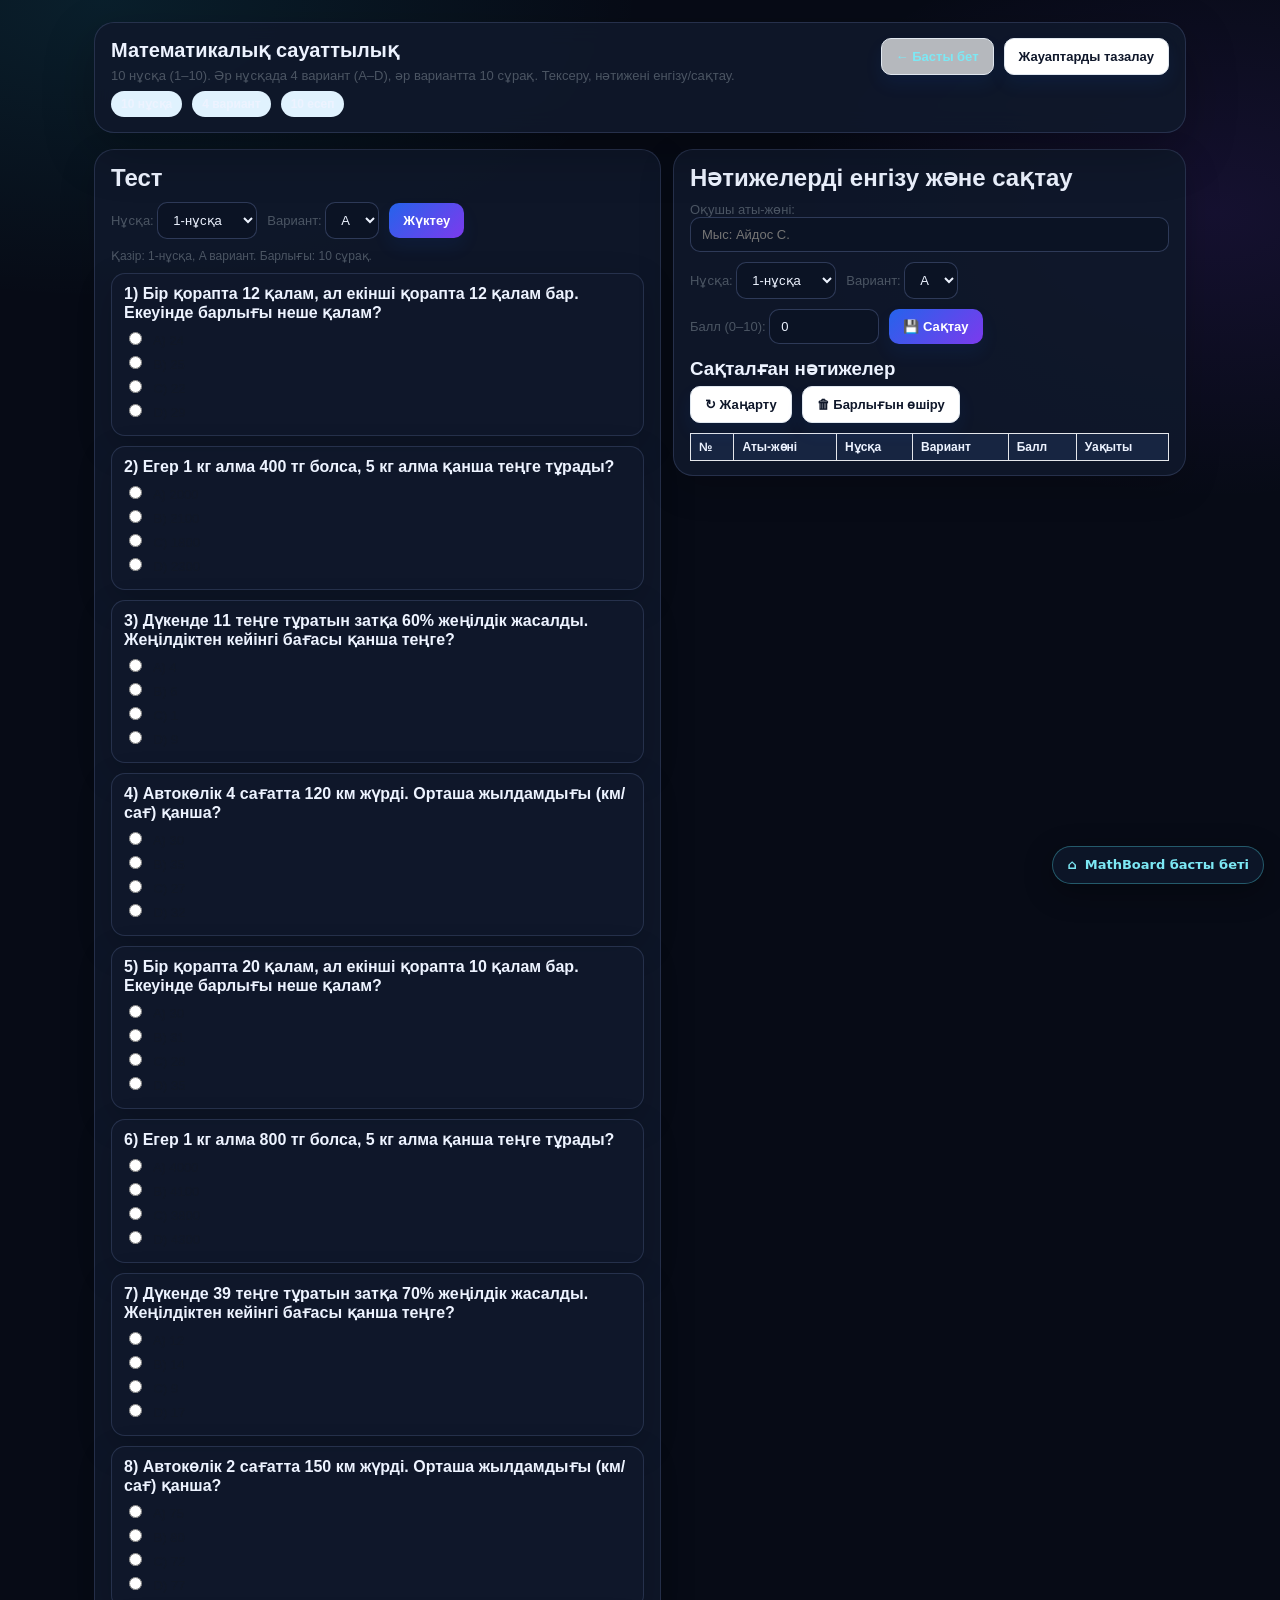
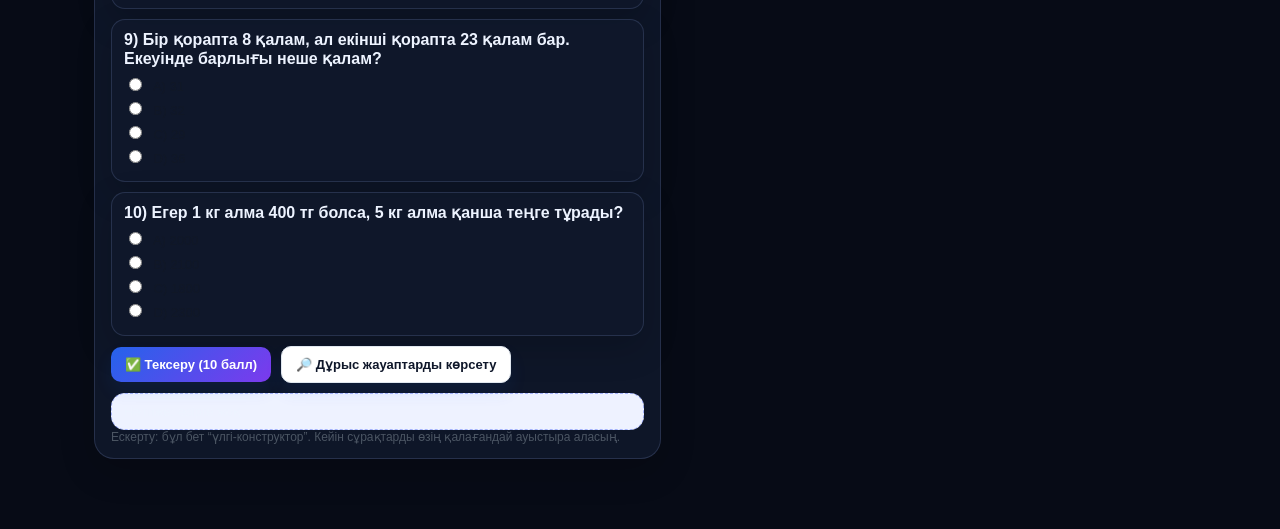
<file: math_literacy.html>
<!DOCTYPE html>
<html lang="kk">
<head>
  <meta charset="UTF-8" />
  <meta name="viewport" content="width=device-width, initial-scale=1.0"/>
  <title>Математикалық сауаттылық — 10 нұсқа × 4 вариант × 10 есеп</title>
  <style>
    :root{
      --bg1:#e9f7ff;
      --bg2:#fff1f7;
      --card:#ffffffd8;
      --glass:#ffffffa5;
      --text:#0b1220;
      --muted:#4b5563;
      --primary:#2563eb;
      --primary2:#7c3aed;
      --radius:20px;
      --shadow:0 16px 52px #2563eb23;
      --soft:#eef2ff;
      --danger:#ef4444;
      --good:#22c55e;
    }
    *{box-sizing:border-box;}
    body{
      margin:0;
      font-family:sans-serif;
      background:radial-gradient(1200px 600px at 10% 10%, #b8f3ff 0%,transparent 60%),
                 radial-gradient(900px 600px at 90% 25%, #ffd6e7 0%,transparent 55%),
                 linear-gradient(135deg, var(--bg1), var(--bg2));
      color:var(--text);
      min-height:100vh;
    }
    .container{max-width:1120px;margin:0 auto;padding:22px 14px 70px;}
    header{
      display:flex;justify-content:space-between;align-items:flex-start;gap:12px;
      padding:15px 16px;border-radius:var(--radius);
      background:var(--glass);box-shadow:var(--shadow);backdrop-filter:blur(12px);
      border:1px solid #dde6fa;
      margin-bottom:16px;
    }
    @media(max-width:900px){header{flex-direction:column;}}
    h1{margin:0;font-size:20px;}
    p{margin:6px 0 0;color:var(--muted);font-size:13px;}
    .btn{
      border:0;cursor:pointer;padding:10px 14px;border-radius:16px;
      font-weight:800;font-size:13px;background:#fff;color:#0f172a;
      box-shadow:0 9px 18px #115ded15;text-decoration:none;
      display:inline-flex;align-items:center;gap:8px;
      border:1px solid #e0e7ef;
      user-select:none;
    }
    .btn.primary{color:#fff;background:linear-gradient(135deg,var(--primary),var(--primary2));border:0;}
    .btn.ghost{background:#ffffffb1;}
    .row{display:flex;gap:10px;flex-wrap:wrap;align-items:center;}
    .grid{display:grid;grid-template-columns:1.05fr 0.95fr;gap:12px;align-items:start;}
    @media(max-width:1000px){.grid{grid-template-columns:1fr;}}
    .card{
      padding:14px 16px;border-radius:var(--radius);
      background:var(--card);box-shadow:var(--shadow);
      border:1px solid #d8e3fa;
    }
    label{font-size:13px;color:var(--muted);}
    select,input{
      padding:9px 11px;border-radius:12px;border:1px solid #cfe0ff;background:#fff;
      font-size:13px;
    }
    .q{padding:10px 12px;border-radius:14px;background:#f7f9ff;border:1px solid #e5e7eb;margin:10px 0;}
    .q b{display:block;margin-bottom:7px;}
    .opt{display:block;margin:5px 0;font-size:13px;color:#111827;}
    .opt input{margin-right:8px;}
    .hint{font-size:12px;color:var(--muted);}
    .result{
      padding:10px 12px;border-radius:14px;background:var(--soft);border:1px dashed #a5b4fc;
      margin-top:10px;font-size:13px;
    }
    .small{font-size:12px;color:var(--muted);}
    table{width:100%;border-collapse:collapse;margin-top:10px;font-size:12px;}
    th,td{border:1px solid #e5e7eb;padding:6px 8px;text-align:left;}
    th{background:#e0e7ff;}
    .good{color:var(--good);font-weight:800;}
    .bad{color:var(--danger);font-weight:800;}
    .chip{padding:6px 10px;border-radius:999px;background:#e0f2fe;font-size:12px;font-weight:700;}
  </style>
  <link rel="stylesheet" href="./modern.css">
</head>
<body>
<div class="container">
  <header>
    <div>
      <h1>Математикалық сауаттылық</h1>
      <p>10 нұсқа (1–10). Әр нұсқада 4 вариант (A–D), әр вариантта 10 сұрақ. Тексеру, нәтижені енгізу/сақтау.</p>
      <div class="row" style="margin-top:8px;">
        <span class="chip">10 нұсқа</span>
        <span class="chip">4 вариант</span>
        <span class="chip">10 есеп</span>
      </div>
    </div>
    <div class="row">
      <a class="btn ghost" href="index.html">← Басты бет</a>
      <button class="btn" id="resetAttemptBtn">Жауаптарды тазалау</button>
    </div>
  </header>

  <div class="grid">
    <section class="card">
      <h2 style="margin:0 0 10px;">Тест</h2>

      <div class="row" style="margin-bottom:10px;">
        <label>Нұсқа:
          <select id="setSel"></select>
        </label>
        <label>Вариант:
          <select id="varSel">
            <option value="A">A</option>
            <option value="B">B</option>
            <option value="C">C</option>
            <option value="D">D</option>
          </select>
        </label>
        <button class="btn primary" id="loadBtn">Жүктеу</button>
      </div>

      <div id="testMeta" class="small"></div>
      <div id="questions"></div>

      <div class="row" style="margin-top:10px;">
        <button class="btn primary" id="checkBtn">✅ Тексеру (10 балл)</button>
        <button class="btn" id="showKeyBtn">🔎 Дұрыс жауаптарды көрсету</button>
      </div>

      <div class="result" id="testResult">Нәтиже: әзірге жоқ</div>
      <div class="small">Ескерту: бұл бет “үлгі-конструктор”. Кейін сұрақтарды өзің қалағандай ауыстыра аласың.</div>
    </section>

    <aside class="card">
      <h2 style="margin:0 0 10px;">Нәтижелерді енгізу және сақтау</h2>

      <div class="row" style="margin-bottom:10px;">
        <label style="flex:1;">Оқушы аты-жөні:
          <input id="studentName" placeholder="Мыс: Айдос С." style="width:100%;">
        </label>
      </div>

      <div class="row" style="margin-bottom:10px;">
        <label>Нұсқа:
          <select id="saveSetSel"></select>
        </label>
        <label>Вариант:
          <select id="saveVarSel">
            <option value="A">A</option><option value="B">B</option><option value="C">C</option><option value="D">D</option>
          </select>
        </label>
      </div>

      <div class="row" style="margin-bottom:10px;">
        <label>Балл (0–10):
          <input id="manualScore" type="number" min="0" max="10" step="1" value="0" style="width:110px;">
        </label>
        <button class="btn primary" id="saveBtn">💾 Сақтау</button>
      </div>

      <div class="small" id="saveMsg"></div>

      <h3 style="margin:14px 0 6px;">Сақталған нәтижелер</h3>
      <div class="row" style="margin-bottom:10px;">
        <button class="btn" id="refreshBtn">↻ Жаңарту</button>
        <button class="btn" id="clearAllBtn">🗑 Барлығын өшіру</button>
      </div>

      <table>
        <thead>
          <tr>
            <th>№</th>
            <th>Аты-жөні</th>
            <th>Нұсқа</th>
            <th>Вариант</th>
            <th>Балл</th>
            <th>Уақыты</th>
          </tr>
        </thead>
        <tbody id="rows"></tbody>
      </table>
    </aside>
  </div>
</div>

<script>
  // ---------------------------
  // 1) ДЕРЕК ҚҰРЫЛЫМЫ (үлгі)
  // 10 нұсқа × 4 вариант × 10 есеп
  // Қазір сұрақтар "шаблон" түрінде автомат жасалады.
  // Сен қаласаң, кейін әр нұсқа/вариантқа нақты мәтінді қолмен ауыстырып беремін.
  // ---------------------------
  const SETS = 10;
  const VARS = ["A","B","C","D"];
  const QCOUNT = 10;

  // Дұрыс жауаптар шаблоны (әр вариантқа әртүрлі болсын деп айналдырамыз)
  // A: 1,2,3,4... цикл, B: ығысқан, т.с.с.
  const baseKey = [0,1,2,3, 1,2,3,0, 2,3]; // 10 сұрақ, жауап индекстері 0..3

  // Тест генераторы (әр нұсқа/вариант үшін басқа сандар/контент шығарады)
  function makeTest(setNo, variant){
    const vShift = VARS.indexOf(variant); // 0..3
    const questions = [];

    for(let i=1;i<=QCOUNT;i++){
      // Контентті "мат.сауат" стилінде: пайыз, пропорция, жылдамдық, орташа, диаграмма т.б.
      // (Бұл жерде қысқа, ортақ үлгі. Кейін сен нақты 100 есеп мәтінін берсең, осыны соған ауыстырам.)
      const seed = setNo*100 + vShift*25 + i*7;

      // 4 түрлі типті айналдырып береміз:
      const type = (i + setNo + vShift) % 4;

      let qText = "";
      let opts = [];
      let correct = (baseKey[i-1] + vShift) % 4;

      if(type === 0){
        const a = (seed % 40) + 10; // 10..49
        const b = (seed % 9) + 2;   // 2..10
        qText = `${i}) Дүкенде ${a} теңге тұратын затқа ${b*10}% жеңілдік жасалды. Жеңілдіктен кейінгі бағасы қанша теңге?`;
        const ans = Math.round(a*(1 - (b*10)/100));
        // 4 нұсқа
        opts = [ans, ans + 2, ans - 3, ans + 5].map(x=>String(x));
        correct = 0;
      } else if(type === 1){
        const d = (seed % 9) + 2; // 2..10
        const t = (seed % 6) + 2; // 2..7
        qText = `${i}) Автокөлік ${t} сағатта ${d*30} км жүрді. Орташа жылдамдығы (км/сағ) қанша?`;
        const ans = (d*30)/t;
        opts = [ans, ans+5, ans-3, ans+2].map(x=>String(x));
        correct = 0;
      } else if(type === 2){
        const x = (seed % 20) + 5; // 5..24
        const y = (seed % 15) + 10; // 10..24
        qText = `${i}) Бір қорапта ${x} қалам, ал екінші қорапта ${y} қалам бар. Екеуінде барлығы неше қалам?`;
        const ans = x+y;
        opts = [ans, ans+1, ans-2, ans+5].map(String);
        correct = 0;
      } else {
        const p = (seed % 8) + 2; // 2..9
        const q = (seed % 7) + 3; // 3..9
        qText = `${i}) Егер 1 кг алма ${p*100} тг болса, ${q} кг алма қанша теңге тұрады?`;
        const ans = p*100*q;
        opts = [ans, ans + 100, ans - 200, ans + 300].map(String);
        correct = 0;
      }

      // correct-ты вариантқа қарай "араластырайық": opts-ты shuffle жасап,
      // дұрыс жауабын дұрыс индексімен ұстап қаламыз.
      const rightVal = opts[0];
      // "көрінетін" дұрыс нұсқаны вариантқа тәуелді қыламыз:
      const perm = permByShift(vShift); // [..] төрт опцияға permutation
      const newOpts = perm.map(pi => opts[pi]);
      const newCorrect = perm.indexOf(0); // opts[0] қай жерде тұр?

      questions.push({
        text: qText,
        options: newOpts,
        correct: newCorrect,
        answerText: rightVal
      });
    }

    return { setNo, variant, questions };
  }

  // 4 элемент permutation (вариантқа қарай нұсқа реті өзгереді)
  function permByShift(shift){
    const perms = [
      [0,1,2,3], // A
      [1,2,3,0], // B
      [2,3,0,1], // C
      [3,0,1,2]  // D
    ];
    return perms[shift] || perms[0];
  }

  // ---------------------------
  // 2) UI: select толтыру
  // ---------------------------
  const setSel = document.getElementById('setSel');
  const saveSetSel = document.getElementById('saveSetSel');
  for(let i=1;i<=SETS;i++){
    setSel.innerHTML += `<option value="${i}">${i}-нұсқа</option>`;
    saveSetSel.innerHTML += `<option value="${i}">${i}-нұсқа</option>`;
  }
  setSel.value = "1";
  saveSetSel.value = "1";

  const varSel = document.getElementById('varSel');
  const saveVarSel = document.getElementById('saveVarSel');

  // ---------------------------
  // 3) РЕНДЕР / САҚТАУ (жергілікті жауаптар)
  // ---------------------------
  const questionsEl = document.getElementById('questions');
  const testMeta = document.getElementById('testMeta');
  const testResult = document.getElementById('testResult');

  const STORAGE_ATTEMPT = "math_lit_attempt_v1";
  const STORAGE_RESULTS = "math_lit_results_v1";

  function attemptKey(setNo, variant){
    return `${setNo}_${variant}`;
  }

  function loadAttemptMap(){
    try{
      const raw = localStorage.getItem(STORAGE_ATTEMPT);
      const obj = raw ? JSON.parse(raw) : {};
      return (obj && typeof obj === 'object') ? obj : {};
    }catch(e){ return {}; }
  }
  function saveAttemptMap(map){
    localStorage.setItem(STORAGE_ATTEMPT, JSON.stringify(map));
  }

  function renderTest(){
    const setNo = Number(setSel.value);
    const variant = varSel.value;
    const test = makeTest(setNo, variant);

    testMeta.textContent = `Қазір: ${setNo}-нұсқа, ${variant} вариант. Барлығы: 10 сұрақ.`;

    const attempts = loadAttemptMap();
    const key = attemptKey(setNo, variant);
    const saved = attempts[key] || {}; // {q1: idx, q2: idx...}

    questionsEl.innerHTML = test.questions.map((q, idx)=>{
      const qNo = idx+1;
      const name = `q_${qNo}`;
      const chosen = saved[name]; // 0..3
      const optsHtml = q.options.map((op, oi)=>{
        const checked = (chosen === oi) ? "checked" : "";
        return `<label class="opt"><input type="radio" name="${name}" value="${oi}" ${checked}> ${String.fromCharCode(65+oi)}) ${op}</label>`;
      }).join("");
      return `
        <div class="q" data-qno="${qNo}">
          <b>${q.text}</b>
          ${optsHtml}
          <div class="hint" id="fb_${qNo}"></div>
        </div>
      `;
    }).join("");

    // Радио өзгерісін сақтап отыру
    questionsEl.querySelectorAll('input[type="radio"]').forEach(r=>{
      r.addEventListener('change', ()=>{
        const attempts = loadAttemptMap();
        const key = attemptKey(Number(setSel.value), varSel.value);
        attempts[key] = attempts[key] || {};
        attempts[key][r.name] = Number(r.value);
        saveAttemptMap(attempts);
      });
    });

    testResult.textContent = "Нәтиже: әзірге жоқ";
  }

  document.getElementById('loadBtn').addEventListener('click', ()=>{
    renderTest();
    // оң жақтағы "қолмен енгізу" select-терін де синхрондайық:
    saveSetSel.value = setSel.value;
    saveVarSel.value = varSel.value;
  });

  // Алғашқы рендер
  renderTest();

  // ---------------------------
  // 4) ТЕКСЕРУ (10 балл)
  // ---------------------------
  function checkTest(showKey=false){
    const setNo = Number(setSel.value);
    const variant = varSel.value;
    const test = makeTest(setNo, variant);

    let score = 0;

    for(let i=1;i<=QCOUNT;i++){
      const q = test.questions[i-1];
      const sel = document.querySelector(`input[name="q_${i}"]:checked`);
      const fb = document.getElementById(`fb_${i}`);

      if(!sel){
        fb.textContent = showKey ? `Дұрыс: ${String.fromCharCode(65+q.correct)}) ${q.answerText}` : "Жауап таңдалмаған.";
        fb.className = "hint bad";
        continue;
      }

      const chosen = Number(sel.value);
      if(chosen === q.correct){
        score++;
        fb.textContent = showKey ? `Дұрыс! (${String.fromCharCode(65+q.correct)})` : "Дұрыс!";
        fb.className = "hint good";
      }else{
        fb.textContent = showKey
          ? `Қате. Дұрыс: ${String.fromCharCode(65+q.correct)}) ${q.answerText}`
          : "Қате.";
        fb.className = "hint bad";
      }
    }

    testResult.innerHTML = `Нәтиже: <b>${score}/10</b> балл.`;
    // Авто түрде "қолмен енгізу" өрісіне қояйық
    document.getElementById('manualScore').value = score;
    // Синхрон
    saveSetSel.value = setSel.value;
    saveVarSel.value = varSel.value;

    return score;
  }

  document.getElementById('checkBtn').addEventListener('click', ()=>checkTest(false));
  document.getElementById('showKeyBtn').addEventListener('click', ()=>checkTest(true));

  // ---------------------------
  // 5) ЖАУАПТАРДЫ ТАЗАЛАУ
  // ---------------------------
  document.getElementById('resetAttemptBtn').addEventListener('click', ()=>{
    const setNo = Number(setSel.value);
    const variant = varSel.value;
    const attempts = loadAttemptMap();
    delete attempts[attemptKey(setNo, variant)];
    saveAttemptMap(attempts);
    renderTest();
  });

  // ---------------------------
  // 6) НӘТИЖЕНІ САҚТАУ (manual + auto)
  // ---------------------------
  function loadResults(){
    try{
      const raw = localStorage.getItem(STORAGE_RESULTS);
      const arr = raw ? JSON.parse(raw) : [];
      return Array.isArray(arr) ? arr : [];
    }catch(e){ return []; }
  }
  function saveResults(arr){
    localStorage.setItem(STORAGE_RESULTS, JSON.stringify(arr));
  }

  function renderResults(){
    const rows = document.getElementById('rows');
    const arr = loadResults();
    rows.innerHTML = arr.map((r, idx)=>`
      <tr>
        <td>${idx+1}</td>
        <td>${r.name}</td>
        <td>${r.setNo}</td>
        <td>${r.variant}</td>
        <td>${r.score}</td>
        <td>${r.time}</td>
      </tr>
    `).join("");
  }
  renderResults();

  document.getElementById('saveBtn').addEventListener('click', ()=>{
    const name = document.getElementById('studentName').value.trim();
    const setNo = Number(saveSetSel.value);
    const variant = saveVarSel.value;
    const score = Number(document.getElementById('manualScore').value);

    const msg = document.getElementById('saveMsg');
    msg.textContent = "";
    msg.className = "small";

    if(!name){
      msg.textContent = "Аты-жөнін енгізіңіз.";
      msg.className = "small bad";
      return;
    }
    if(!Number.isFinite(score) || score < 0 || score > 10){
      msg.textContent = "Балл 0–10 аралығында болуы керек.";
      msg.className = "small bad";
      return;
    }

    const now = new Date();
    const time = now.toLocaleString('kk-KZ',{year:'numeric',month:'2-digit',day:'2-digit',hour:'2-digit',minute:'2-digit'});

    const arr = loadResults();
    arr.push({ name, setNo, variant, score, time });
    saveResults(arr);
    renderResults();

    msg.textContent = "Нәтиже сақталды.";
    msg.className = "small good";
  });

  document.getElementById('refreshBtn').addEventListener('click', renderResults);

  document.getElementById('clearAllBtn').addEventListener('click', ()=>{
    if(confirm("Барлық сақталған нәтижелер өшірілсін бе?")){
      saveResults([]);
      renderResults();
      const msg = document.getElementById('saveMsg');
      msg.textContent = "Барлығы өшірілді.";
      msg.className = "small";
    }
  });
</script>
  <script src="./modern.js"></script>
</body>
</html>
</file>
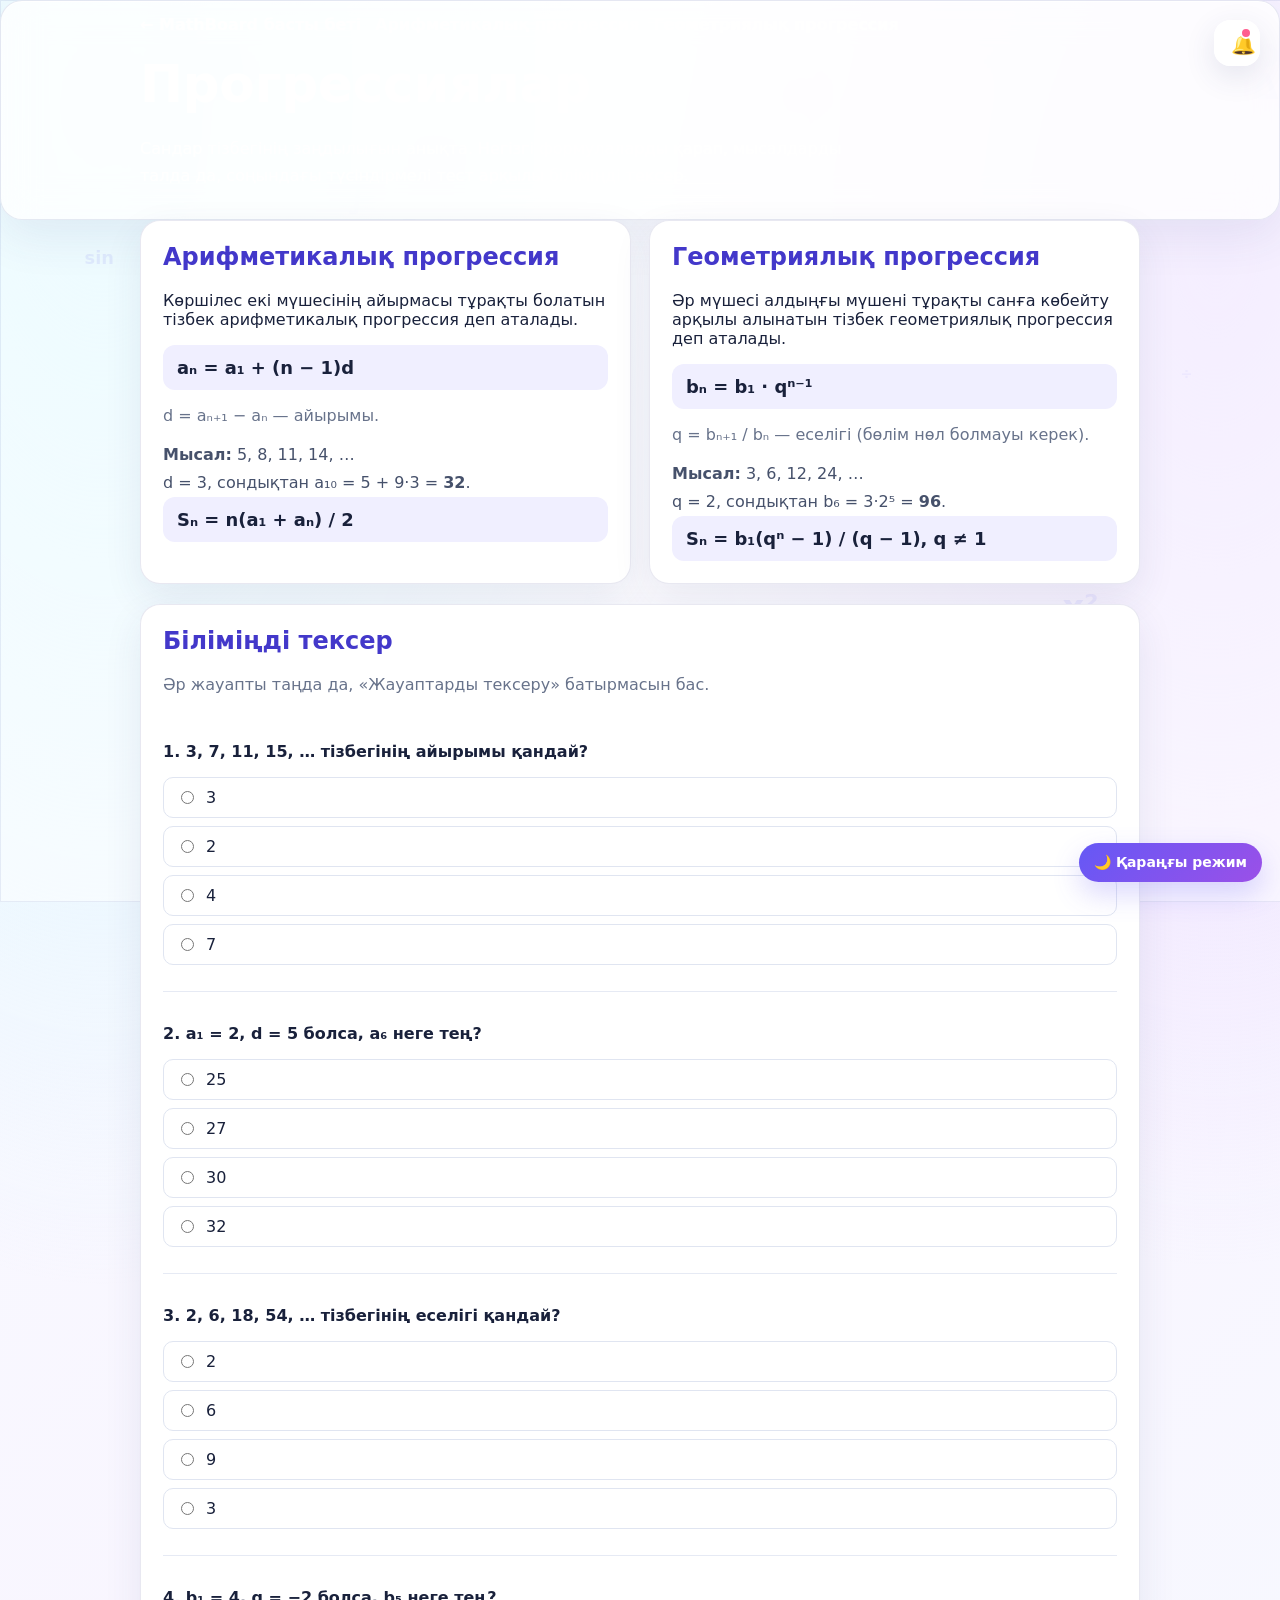
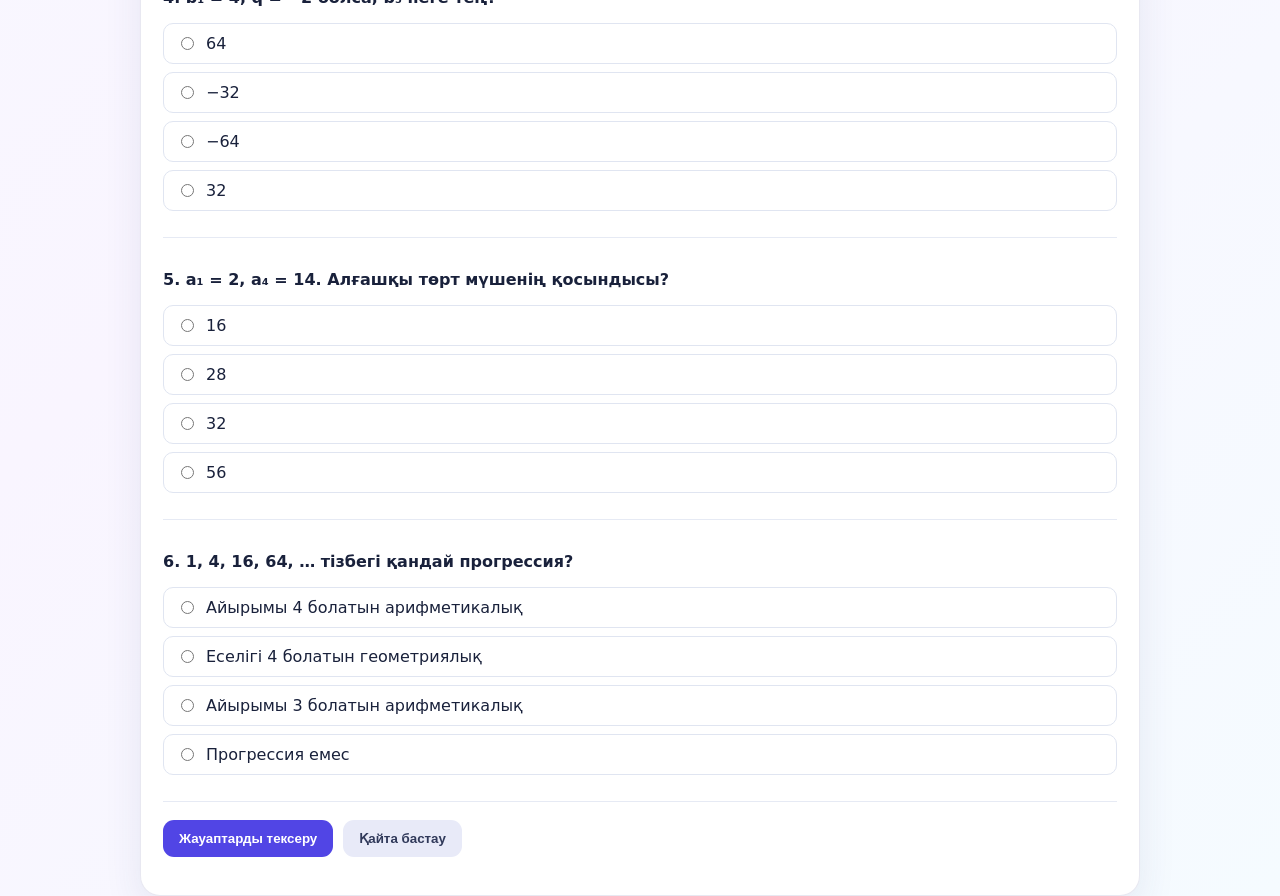
<file: progressions.html>
<!doctype html>
<html lang="kk"><head>
<meta charset="utf-8"><meta name="viewport" content="width=device-width,initial-scale=1">
<meta name="description" content="Прогрессия формулалары, мысалдар және түсіндірмелі тест.">
<title>Прогрессиялар | MathBoard</title>
<link rel="stylesheet" href="assets/css/mathboard-upgrade.css">
<style>
:root{font-family:system-ui,-apple-system,"Segoe UI",sans-serif;color:#202943;background:#f5f7ff}body{margin:0;background:linear-gradient(135deg,#f6f7ff,#eefcf9);min-height:100vh}
header{padding:28px 20px;background:linear-gradient(120deg,#4f46e5,#0d9488);color:#fff}.wrap{max-width:1000px;margin:auto;padding:0 18px}
header a{color:#fff}h1{margin:.4em 0;font-size:clamp(2rem,5vw,3.2rem)}.lead{max-width:720px;line-height:1.7}
nav{display:flex;flex-wrap:wrap;gap:14px}nav a{text-decoration:none;font-weight:650}
main{padding:24px 0 60px}.grid{display:grid;grid-template-columns:repeat(auto-fit,minmax(min(100%,300px),1fr));gap:18px}
.card{background:white;border:1px solid #e2e7f5;border-radius:20px;padding:22px;box-shadow:0 12px 35px #27376b0c}.card h2{margin-top:0;color:#4338ca}
.formula{font-size:1.12rem;font-weight:750;background:#f0efff;padding:12px 14px;border-radius:12px;overflow-wrap:anywhere}
.example{line-height:1.75;color:#46516b}.quiz{margin-top:20px}.question{padding:16px 0;border-bottom:1px solid #e6eaf4}.question p{font-weight:700}
.answers{display:grid;gap:8px}.answers label{display:flex;gap:9px;align-items:flex-start;padding:10px 12px;border:1px solid #e0e5f1;border-radius:10px;cursor:pointer}.answers label:has(input:checked){border-color:#6558f5;background:#f3f1ff}
.actions{display:flex;gap:10px;flex-wrap:wrap;margin-top:18px}button{border:0;border-radius:11px;padding:11px 16px;background:#5145e5;color:#fff;font-weight:700;cursor:pointer}button.secondary{background:#e8eaf8;color:#30395a}.feedback{margin-top:10px;font-size:.95rem;line-height:1.6}.correct{color:#087f5b}.wrong{color:#b42318}.muted{color:#68738b}
@media(max-width:600px){header{padding:24px 0}.card{padding:17px}}
</style></head><body>
<header><div class="wrap"><nav><a href="index.html">← MathBoard басты беті</a><a href="arithm_prog.html">Арифметикалық прогрессия</a><a href="geom_prog.html">Геометриялық прогрессия</a></nav>
<h1>Прогрессиялар</h1><p class="lead">Сандар тізбегінің заңдылығын анықта. Негізгі формулаларды қарап, мысалдарды талда да, соңындағы түсіндірмелі тест арқылы біліміңді тексер.</p></div></header>
<main class="wrap"><div class="grid">
<section class="card"><h2>Арифметикалық прогрессия</h2><p>Көршілес екі мүшесінің айырмасы тұрақты болатын тізбек арифметикалық прогрессия деп аталады.</p>
<div class="formula">aₙ = a₁ + (n − 1)d</div><p class="muted">d = aₙ₊₁ − aₙ — айырымы.</p>
<div class="example"><b>Мысал:</b> 5, 8, 11, 14, …<br>d = 3, сондықтан a₁₀ = 5 + 9·3 = <b>32</b>.</div><div class="formula">Sₙ = n(a₁ + aₙ) / 2</div></section>
<section class="card"><h2>Геометриялық прогрессия</h2><p>Әр мүшесі алдыңғы мүшені тұрақты санға көбейту арқылы алынатын тізбек геометриялық прогрессия деп аталады.</p>
<div class="formula">bₙ = b₁ · qⁿ⁻¹</div><p class="muted">q = bₙ₊₁ / bₙ — еселігі (бөлім нөл болмауы керек).</p>
<div class="example"><b>Мысал:</b> 3, 6, 12, 24, …<br>q = 2, сондықтан b₆ = 3·2⁵ = <b>96</b>.</div><div class="formula">Sₙ = b₁(qⁿ − 1) / (q − 1), q ≠ 1</div></section></div>
<section class="card quiz"><h2>Біліміңді тексер</h2><p class="muted">Әр жауапты таңда да, «Жауаптарды тексеру» батырмасын бас.</p><form id="quiz">
<div class="question" data-answer="2" data-explain="Айырым d = 7 − 3 = 4."><p>1. 3, 7, 11, 15, … тізбегінің айырымы қандай?</p><div class="answers"><label><input type="radio" name="q0" value="0"> 3</label><label><input type="radio" name="q0" value="1"> 2</label><label><input type="radio" name="q0" value="2"> 4</label><label><input type="radio" name="q0" value="3"> 7</label></div><div class="feedback" aria-live="polite"></div></div>
<div class="question" data-answer="1" data-explain="a₆ = 2 + (6 − 1)·5 = 27."><p>2. a₁ = 2, d = 5 болса, a₆ неге тең?</p><div class="answers"><label><input type="radio" name="q1" value="0"> 25</label><label><input type="radio" name="q1" value="1"> 27</label><label><input type="radio" name="q1" value="2"> 30</label><label><input type="radio" name="q1" value="3"> 32</label></div><div class="feedback" aria-live="polite"></div></div>
<div class="question" data-answer="3" data-explain="18/6 = 3, демек геометриялық прогрессияның еселігі q = 3."><p>3. 2, 6, 18, 54, … тізбегінің еселігі қандай?</p><div class="answers"><label><input type="radio" name="q2" value="0"> 2</label><label><input type="radio" name="q2" value="1"> 6</label><label><input type="radio" name="q2" value="2"> 9</label><label><input type="radio" name="q2" value="3"> 3</label></div><div class="feedback" aria-live="polite"></div></div>
<div class="question" data-answer="0" data-explain="b₅ = 4·(−2)⁴ = 4·16 = 64. Дәреже жұп болғандықтан нәтиже оң."><p>4. b₁ = 4, q = −2 болса, b₅ неге тең?</p><div class="answers"><label><input type="radio" name="q3" value="0"> 64</label><label><input type="radio" name="q3" value="1"> −32</label><label><input type="radio" name="q3" value="2"> −64</label><label><input type="radio" name="q3" value="3"> 32</label></div><div class="feedback" aria-live="polite"></div></div>
<div class="question" data-answer="2" data-explain="S₄ = 4(2 + 14)/2 = 32."><p>5. a₁ = 2, a₄ = 14. Алғашқы төрт мүшенің қосындысы?</p><div class="answers"><label><input type="radio" name="q4" value="0"> 16</label><label><input type="radio" name="q4" value="1"> 28</label><label><input type="radio" name="q4" value="2"> 32</label><label><input type="radio" name="q4" value="3"> 56</label></div><div class="feedback" aria-live="polite"></div></div>
<div class="question" data-answer="1" data-explain="Әр келесі мүшесі алдыңғысынан 4 есе үлкен, сондықтан q = 4."><p>6. 1, 4, 16, 64, … тізбегі қандай прогрессия?</p><div class="answers"><label><input type="radio" name="q5" value="0"> Айырымы 4 болатын арифметикалық</label><label><input type="radio" name="q5" value="1"> Еселігі 4 болатын геометриялық</label><label><input type="radio" name="q5" value="2"> Айырымы 3 болатын арифметикалық</label><label><input type="radio" name="q5" value="3"> Прогрессия емес</label></div><div class="feedback" aria-live="polite"></div></div>
<div class="actions"><button type="button" id="check">Жауаптарды тексеру</button><button type="reset" class="secondary" id="reset">Қайта бастау</button></div><p id="score" aria-live="polite"></p></form></section></main>
<script>
document.getElementById('check').addEventListener('click',()=>{let score=0;document.querySelectorAll('.question').forEach(q=>{const chosen=q.querySelector('input:checked'),box=q.querySelector('.feedback'),correct=chosen&&chosen.value===q.dataset.answer;if(correct)score++;box.className='feedback '+(correct?'correct':'wrong');box.textContent=(correct?'Дұрыс! ':'Әзірге қате. ')+q.dataset.explain});document.getElementById('score').textContent='Нәтиже: '+score+' / '+document.querySelectorAll('.question').length});
document.getElementById('reset').addEventListener('click',()=>{document.querySelectorAll('.feedback').forEach(x=>{x.textContent='';x.className='feedback'});document.getElementById('score').textContent=''});
</script><script src="assets/js/mathboard-upgrade.js" defer></script></body></html>
</file>
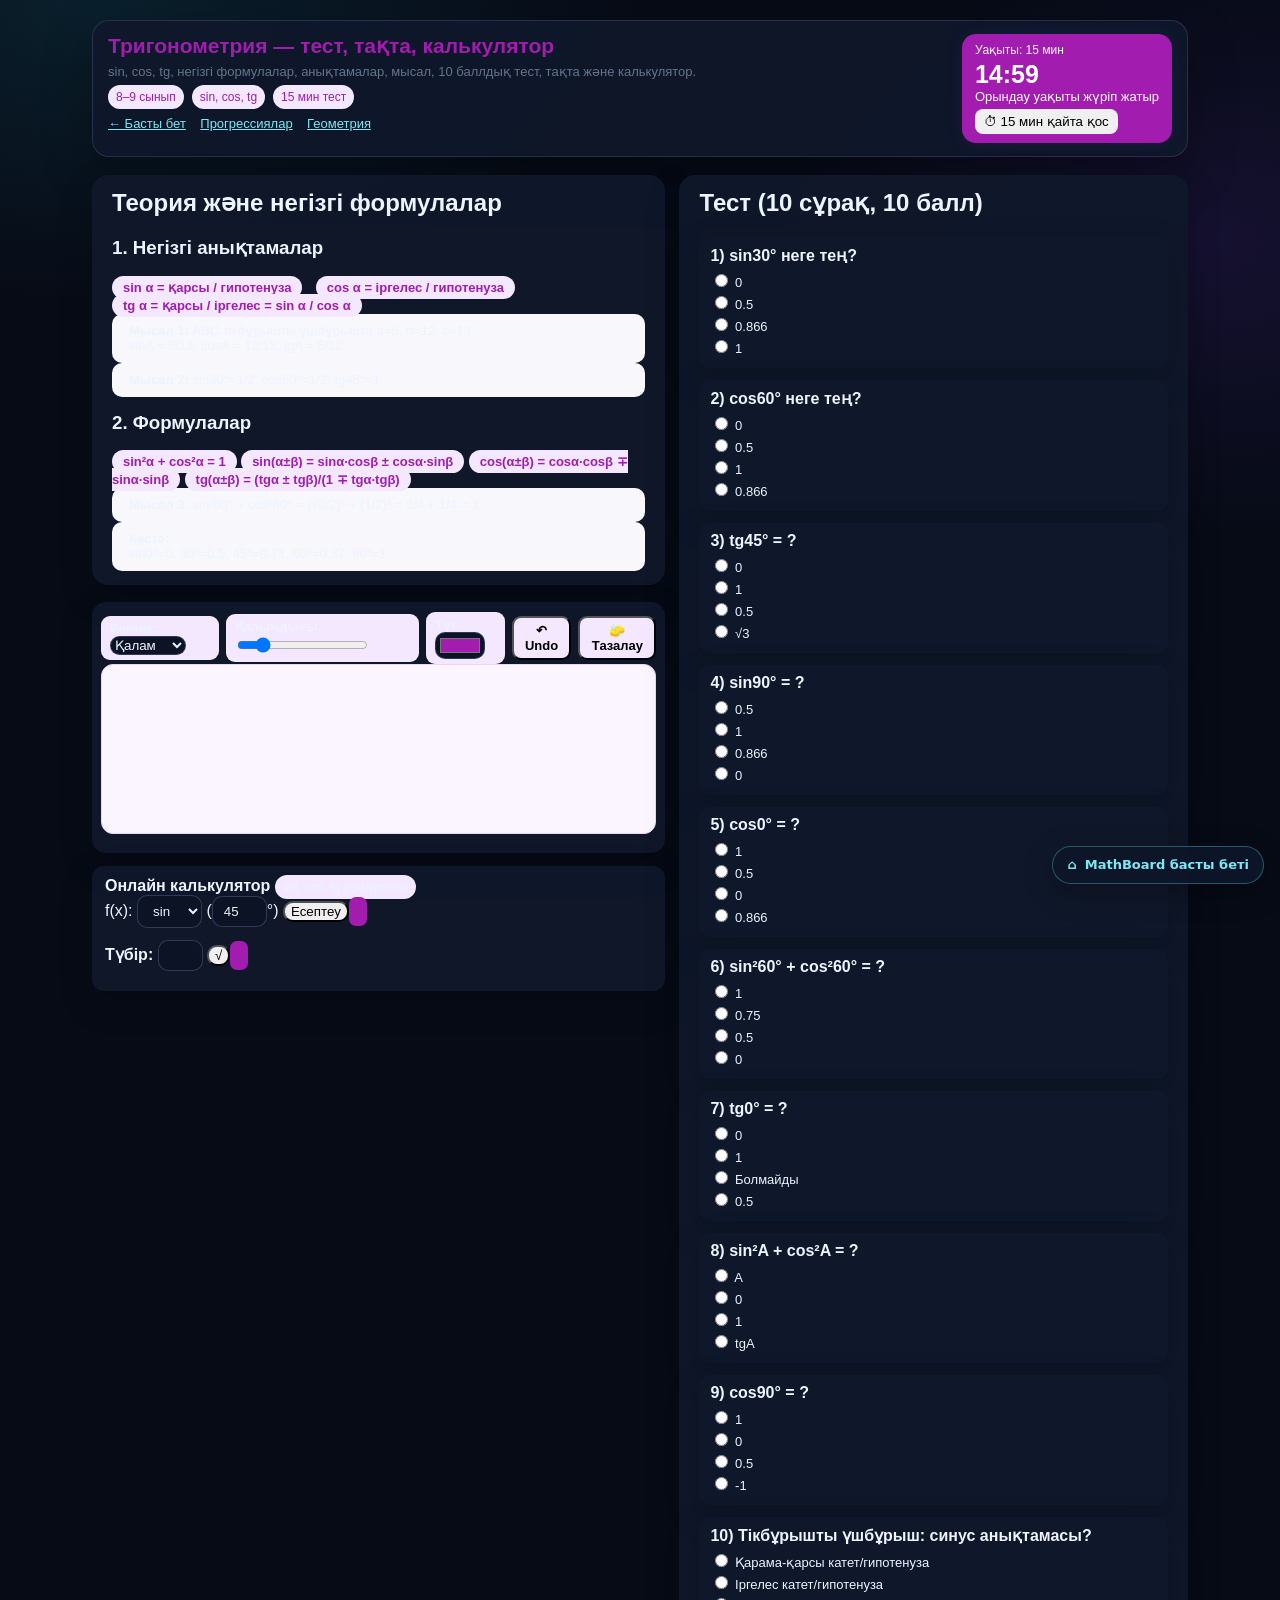
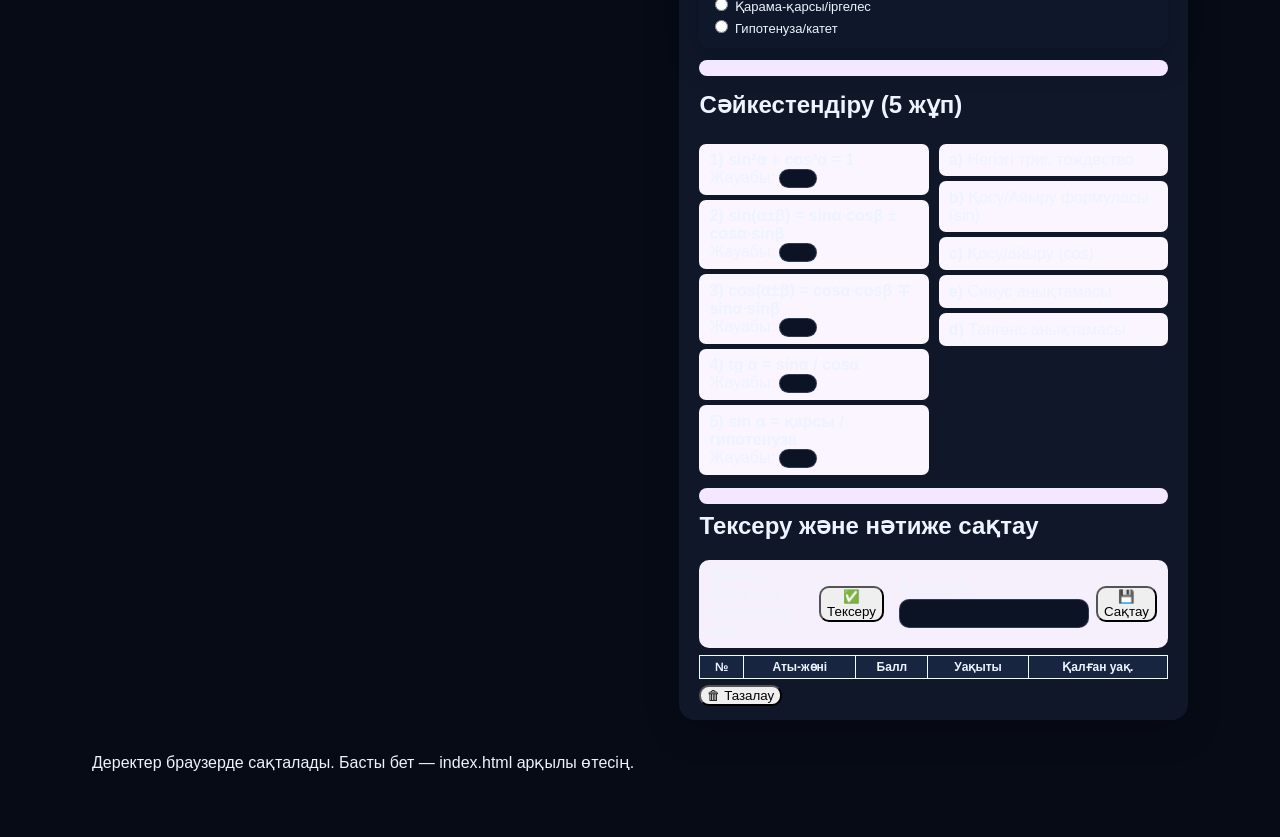
<file: trig.html>
<!DOCTYPE html>
<html lang="kk">
<head>
  <meta charset="UTF-8">
  <title>Тригонометрия — тест, тақта, калькулятор</title>
  <meta name="viewport" content="width=device-width, initial-scale=1.0">
  <style>
    :root{--card:#fff;--bg:#f2f8fc;--muted:#64748b;--accent:#a21caf;--danger:#ef4444;--good:#22c55e;}
    body{margin:0;background:var(--bg);font-family:sans-serif;}
    .container{max-width:1120px;margin:0 auto;padding:20px 12px 65px;}
    header{display:flex;justify-content:space-between;align-items:flex-start;gap:14px;margin-bottom:18px;padding:13px 15px;background:var(--card);box-shadow:0 1px 15px #9333ea15;border-radius:17px;}
    @media(max-width:990px){header{flex-direction:column;}}
    .title h1{margin:0 0 6px;font-size:21px;color:var(--accent);}
    .title p{margin:1px 0 6px 0;color:var(--muted);font-size:13px;}
    .badge-row{display:flex;gap:8px;margin-bottom:5px;}
    .badge{padding:5px 8px;border-radius:99px;background:#f3e8ff;color:#a21caf;font-size:12px;}
    nav a{font-size:13px;color:var(--accent);margin-right:10px;}
    .timer-box{min-width:200px;padding:9px 13px;background:var(--accent);color:#fff;border-radius:14px;box-shadow:0 0 18px #9333ea19;}
    .timer-time{font-size:25px;font-weight:900;}
    .timer-status{font-size:13px;}
    main{display:grid;grid-template-columns: 1.06fr 0.94fr;gap:14px;align-items:flex-start;}
    @media(max-width:980px){main{grid-template-columns:1fr;}}
    .card{background:var(--card);border-radius:16px;padding:14px 20px;margin-bottom:17px;box-shadow:0 2px 13px #a21caf24;}
    h2{margin-top:0;}
    h3{margin-top:15px;}
    .formula{background:#f3e8ff;border-radius:999px;padding:4px 11px;font-size:13px;font-weight:700;color:#a21caf;}
    .ex{background:#f7f7fc;padding:9px 13px 10px 17px;border-radius:10px;font-size:13px;}
    ul{font-size:14px;}
    .board{background:#f8fafc;padding:10px 9px 15px;border-radius:14px;margin-bottom:13px;}
    .tools{display:flex;gap:7px;align-items:center;}
    .tools .tool{padding:5px 9px;border-radius:9px;background:#f3e8ff;font-size:13px;font-weight:700;}
    canvas{width:100%;height:170px;border-radius:12px;background:#faf5ff;border:1px solid #e8d5fa;}
    .calc{background:#fbeafe;padding:11px 13px 13px;border-radius:12px;}
    .calc input,.calc select{padding:7px 11px;border-radius:9px;border:1px solid #c4b5fd;margin-bottom:7px;}
    .calc .out{background:var(--accent);color:#fff;padding:7px 9px;border-radius:7px;margin-top:4px;font-size:13px;}
    .question{margin-bottom:12px;padding:9px 11px;background:#faf5ff;border-radius:11px;}
    .question-title{font-weight:700;margin-bottom:6px;}
    label.option{display:block;font-size:13px;margin-bottom:3px;}
    .small-feedback{font-size:12px;margin-top:3px;}
    .small-feedback.correct{color:var(--good);}
    .small-feedback.wrong{color:var(--danger);}
    .test-result{padding:8px 12px;border-radius:10px;background:#f3e8ff;font-size:13px;margin:8px 0;}
    .match-grid{display:grid;grid-template-columns:1fr 1fr;gap:10px;}
    .match-item{padding:7px 10px;border-radius:7px;background:#faf5ff;margin:5px 0;}
    .match-item input{width:38px;border-radius:6px;}
    .save-box{margin-top:10px;padding:7px 11px;border-radius:10px;background:#f6effc;display:flex;gap:7px;align-items:center;}
    .save-box input{padding:6px 10px;font-size:13px;border-radius:999px;border:1px solid #d8b4fe;min-width:130px;}
    .saved-table{width:100%;border-collapse:collapse;margin-top:7px;font-size:12px;}
    .saved-table th,.saved-table td{border:1px solid #ecfeff;padding:4px 6px;}
    .saved-table th{background:#e9d5ff;}
    .chip{padding:5px 8px;border-radius:99px;background:#f3e8ff;font-size:12px;}
    footer{margin-top:16px;}
  </style>
  <link rel="stylesheet" href="./modern.css">
</head>
<body>
<div class="container">
  <header>
    <div class="title">
      <h1>Тригонометрия — тест, тақта, калькулятор</h1>
      <p>sin, cos, tg, негізгі формулалар, анықтамалар, мысал, 10 баллдық тест, тақта және калькулятор.</p>
      <div class="badge-row">
        <span class="badge">8–9 сынып</span>
        <span class="badge">sin, cos, tg</span>
        <span class="badge">15 мин тест</span>
      </div>
      <nav>
        <a href="index.html">← Басты бет</a>
        <a href="progressions.html">Прогрессиялар</a>
        <a href="geometry_plane.html">Геометрия</a>
      </nav>
    </div>
    <div class="timer-box">
      <div style="font-size:12px;margin-bottom:3px;">Уақыты: 15 мин</div>
      <div class="timer-time" id="timerDisplay">15:00</div>
      <div class="timer-status" id="timerStatus">Орындау уақыты жүріп жатыр</div>
      <button id="restartTimerBtn" style="margin-top:5px;border-radius:8px;padding:5px 9px;border:0;cursor:pointer;">⏱ 15 мин қайта қос</button>
    </div>
  </header>
  <main>
    <section>
      <div class="card">
        <h2>Теория және негізгі формулалар</h2>
        <h3>1. Негізгі анықтамалар</h3>
        <div><span class="formula">sin α = қарсы / гипотенуза</span> &nbsp; <span class="formula">cos α = іргелес / гипотенуза</span></div>
        <div><span class="formula">tg α = қарсы / іргелес = sin α / cos α</span></div>
        <div class="ex"><b>Мысал 1:</b> ABC тікбұрышты үшбұрышта a=5, b=12, c=13.<br>
          sinA = 5/13; cosA = 12/13; tgA = 5/12.</div>
        <div class="ex"><b>Мысал 2:</b> sin30°=1/2; cos60°=1/2; tg45°=1</div>
        <h3>2. Формулалар</h3>
        <div>
          <span class="formula">sin²α + cos²α = 1</span>
          <span class="formula">sin(α±β) = sinα·cosβ ± cosα·sinβ</span>
          <span class="formula">cos(α±β) = cosα·cosβ ∓ sinα·sinβ</span>
          <span class="formula">tg(α±β) = (tgα ± tgβ)/(1 ∓ tgα·tgβ)</span>
        </div>
        <div class="ex"><b>Мысал 3:</b> sin²60° + cos²60° = (√3/2)² + (1/2)² = 3/4 + 1/4 = 1</div>
        <div class="ex"><b>Кесте:</b> <br> sin0°=0, 30°=0.5, 45°=0.71, 60°=0.87, 90°=1</div>
      </div>
      <div class="card board">
        <div class="tools">
          <div class="tool">Режим: <select id="mode"><option value="pen">Қалам</option><option value="eraser">Өшіргіш</option><option value="line">Сызғыш</option></select></div>
          <div class="tool">Қалыңдығы <input id="size" type="range" min="2" max="15" value="4"></div>
          <div class="tool">Түс <input id="color" type="color" value="#a21caf"></div>
          <button id="undoBtn" class="tool">↶ Undo</button>
          <button id="clearBtn" class="tool">🧽 Тазалау</button>
        </div>
        <canvas id="canvas"></canvas>
      </div>
      <div class="card calc">
        <b>Онлайн калькулятор</b>
        <span class="chip">sin, cos, tg (градуспен)</span><br>
        f(x):
        <select id="trFn"><option value="sin">sin</option><option value="cos">cos</option><option value="tan">tg</option></select>
        (<input id="angle" type="number" value="45" style="width:55px">°)
        <button id="trigCalcBtn">Есептеу</button>
        <span id="tcOut" class="out"></span>
        <div style="margin-top:5px;">
          <b>Түбір:</b>
          <input id="sqv" type="number" style="width:45px">
          <button id="sqBtn">√</button>
          <span id="sqOut" class="out"></span>
        </div>
      </div>
    </section>
    <section>
      <div class="card">
        <h2>Тест (10 сұрақ, 10 балл)</h2>
        <div id="testArea"></div>
        <div class="test-result" id="testResult"></div>
        <h2 style="margin-top:15px;">Сәйкестендіру (5 жұп)</h2>
        <div class="match-grid" id="matchArea"></div>
        <div class="test-result" id="matchResult"></div>
        <h2>Тексеру және нәтиже сақтау</h2>
        <div class="save-box">
          <span id="scoreSummary">Жалпы балл: әлі есептелген жоқ</span>
          <button id="checkAllBtn" style="margin:3px 8px;">✅ Тексеру</button>
          <label>Аты-жөні:<input id="studentName"/></label>
          <button id="saveResultBtn">💾 Сақтау</button>
        </div>
        <div style="color:var(--muted);font-size:12px;margin:3px 0;" id="saveMessage"></div>
        <table class="saved-table" id="resultsTable">
          <thead><tr><th>№</th><th>Аты-жөні</th><th>Балл</th><th>Уақыты</th><th>Қалған уақ.</th></tr></thead>
          <tbody></tbody>
        </table>
        <button id="clearResultsBtn" style="margin-top:6px;">🗑 Тазалау</button>
      </div>
    </section>
  </main>
  <footer>
    Деректер браузерде сақталады. Басты бет — index.html арқылы өтесің.
  </footer>
</div>
<script>
  // --- 1. Таймер
  const TIMER_SEC = 15 * 60; let remaining = TIMER_SEC, timerId = null;
  const timerDisplay = document.getElementById('timerDisplay'),timerStatus=document.getElementById('timerStatus'),restartTimerBtn=document.getElementById('restartTimerBtn');
  function ftime(sec){let m=Math.floor(sec/60),s=sec%60;return String(m).padStart(2,0)+':'+String(s).padStart(2,0);}
  function updateTimerUI(){timerDisplay.textContent=ftime(remaining);
    if(remaining<=0){timerStatus.textContent='Уақыт аяқталды.';clearInterval(timerId);timerId=null;}
    else if(remaining<=180){timerStatus.textContent='Қалған уақыт аз! Жылдам!';}
    else timerStatus.textContent='Орындау уақыты жүріп жатыр'; }
  function startTimer(){if(timerId)clearInterval(timerId);remaining = TIMER_SEC;updateTimerUI();
    timerId=setInterval(()=>{remaining--; updateTimerUI(); if(remaining<=0)clearInterval(timerId);},1000);}
  restartTimerBtn.onclick=startTimer;startTimer();
  // --- 2. Board
  const canvas=document.getElementById('canvas'),ctx=canvas.getContext('2d'),modeEl=document.getElementById('mode'),sizeEl=document.getElementById('size'),colorEl=document.getElementById('color');
  let drawing=false,lastX=0,lastY=0,lineStart=null,history=[];
  function fitCanvas(){const r=canvas.getBoundingClientRect(),dpr=window.devicePixelRatio||1;canvas.width=Math.floor(r.width*dpr);canvas.height=Math.floor(r.height*dpr);ctx.setTransform(dpr,0,0,dpr,0,0);if(history.length){const img=new Image();img.onload=()=>ctx.drawImage(img,0,0,r.width,r.height);img.src=history[history.length-1];}}
  function snapshot(){history.push(canvas.toDataURL());if(history.length>12)history.shift();}
  function getPos(e){const r=canvas.getBoundingClientRect(),x=(e.touches?e.touches[0].clientX:e.clientX)-r.left,y=(e.touches?e.touches[0].clientY:e.clientY)-r.top;return{x,y};}
  function start(e){e.preventDefault();const{x,y}=getPos(e),mode=modeEl.value;if(mode==='line'){if(!lineStart){lineStart={x,y};}else{snapshot();ctx.save();ctx.lineCap='round';ctx.lineJoin='round';ctx.lineWidth=+sizeEl.value;ctx.strokeStyle=colorEl.value;ctx.beginPath();ctx.moveTo(lineStart.x,lineStart.y);ctx.lineTo(x,y);ctx.stroke();ctx.restore();lineStart=null;}return;}snapshot();drawing=true;lastX=x;lastY=y;}
  function move(e){if(!drawing)return;e.preventDefault();const{x,y}=getPos(e),mode=modeEl.value;ctx.save();ctx.lineCap='round';ctx.lineJoin='round';ctx.lineWidth=+sizeEl.value;if(mode==='eraser'){ctx.globalCompositeOperation='destination-out';ctx.strokeStyle='rgba(0,0,0,1)';}else{ctx.globalCompositeOperation='source-over';ctx.strokeStyle=colorEl.value;}ctx.beginPath();ctx.moveTo(lastX,lastY);ctx.lineTo(x,y);ctx.stroke();ctx.restore();lastX=x;lastY=y;}
  function end(){drawing=false;}
  document.getElementById('clearBtn').onclick=()=>{snapshot();ctx.clearRect(0,0,canvas.width,canvas.height);lineStart=null;};
  document.getElementById('undoBtn').onclick=()=>{if(history.length<2)return;history.pop();const img=new Image();img.onload=()=>{const r=canvas.getBoundingClientRect();ctx.clearRect(0,0,canvas.width,canvas.height);ctx.drawImage(img,0,0,r.width,r.height);};img.src=history[history.length-1];lineStart=null;};
  canvas.addEventListener('mousedown',start);canvas.addEventListener('mousemove',move);window.addEventListener('mouseup',end);
  canvas.addEventListener('touchstart',start,{passive:false});canvas.addEventListener('touchmove',move,{passive:false});window.addEventListener('touchend',end);
  window.addEventListener('resize',fitCanvas);fitCanvas();snapshot();
  // --- 3. Trig калькулятор
  trigCalcBtn.onclick=()=>{
    let fn=trFn.value,ang=Number(angle.value),rad=ang*Math.PI/180;
    let v=fn==='sin'?Math.sin(rad):fn==='cos'?Math.cos(rad):Math.tan(rad);
    tcOut.textContent=fn+"("+ang+"°) = "+v;
  };
  sqBtn.onclick=()=>{let v=Number(sqv.value);sqOut.textContent='√'+v+' = '+Math.sqrt(v);};
  // --- 4. Тест
  const testQuestions = [
    {q:"1) sin30° неге тең?",options:["0","0.5","0.866","1"],correct:1},
    {q:"2) cos60° неге тең?",options:["0","0.5","1","0.866"],correct:1},
    {q:"3) tg45° = ?",options:["0","1","0.5","√3"],correct:1},
    {q:"4) sin90° = ?",options:["0.5","1","0.866","0"],correct:1},
    {q:"5) cos0° = ?",options:["1","0.5","0","0.866"],correct:0},
    {q:"6) sin²60° + cos²60° = ?",options:["1","0.75","0.5","0"],correct:0},
    {q:"7) tg0° = ?",options:["0","1","Болмайды","0.5"],correct:0},
    {q:"8) sin²A + cos²A = ?",options:["A","0","1","tgA"],correct:2},
    {q:"9) cos90° = ?",options:["1","0","0.5","-1"],correct:1},
    {q:"10) Тікбұрышты үшбұрыш: синус анықтамасы?", options:[
      "Қарама-қарсы катет/гипотенуза","Іргелес катет/гипотенуза","Қарама-қарсы/іргелес","Гипотенуза/катет"], correct:0}
  ];
  const testArea=document.getElementById('testArea');
  function renderTest(){
    testArea.innerHTML = '';
    testQuestions.forEach((q, idx) => {
      const div = document.createElement('div');
      div.className = 'question';
      div.dataset.index = idx;
      const title = document.createElement('div');
      title.className = 'question-title';
      title.textContent = q.q;
      div.appendChild(title);
      q.options.forEach((opt, i) => {
        const id = `q${idx}_opt${i}`;
        const label = document.createElement('label');
        label.className = 'option';
        label.htmlFor = id;
        const radio = document.createElement('input');
        radio.type = 'radio';
        radio.name = `q${idx}`;
        radio.id = id;
        radio.value = i;
        label.appendChild(radio);
        label.appendChild(document.createTextNode(' '+opt));
        div.appendChild(label);
      });
      const fb = document.createElement('div');
      fb.className = 'small-feedback'; fb.id = `fb${idx}`; div.appendChild(fb);
      testArea.appendChild(div);
    });
  }
  renderTest();
  function checkTest(){
    let score=0, details=[];
    testQuestions.forEach((q, idx)=>{
      const sel=document.querySelector(`input[name="q${idx}"]:checked`);
      const fb=document.getElementById(`fb${idx}`);
      if(!sel){ fb.textContent="Жауап таңдалмаған."; fb.className='small-feedback wrong'; details.push(`С${idx+1}: жауап жоқ.`); return;}
      if(Number(sel.value)===q.correct){score++;fb.textContent="Дұрыс!";fb.className='small-feedback correct';}
      else{fb.textContent="Қате.";fb.className='small-feedback wrong';details.push(`С${idx+1}: қате.`);}
    });
    return {score,details};
  }
  // --- 5. Сәйкестендіру
  const matchPairs = [
    {formula:"sin²α + cos²α = 1",letter:"a",desc:"Негізгі триг. тождество"},
    {formula:"sin(α±β) = sinα·cosβ ± cosα·sinβ",letter:"b",desc:"Қосу/Айыру формуласы (sin)"},
    {formula:"cos(α±β) = cosα·cosβ ∓ sinα·sinβ",letter:"c",desc:"Қосу/айыру (cos)"},
    {formula:"tg α = sinα / cosα",letter:"d",desc:"Тангенс анықтамасы"},
    {formula:"sin α = қарсы / гипотенуза",letter:"e",desc:"Синус   анықтамасы"}
  ];
  const matchArea=document.getElementById('matchArea');
  function renderMatch(){
    const leftCol=document.createElement('div'),rightCol=document.createElement('div');
    matchPairs.forEach((item,idx)=>{
      const d=document.createElement('div');
      d.className='match-item';
      d.innerHTML=`<strong>${idx+1}) ${item.formula}</strong><br>Жауабы: <input maxlength="1" data-index="${idx}" />`;
      leftCol.appendChild(d);
    });
    const shuffled=[...matchPairs].sort(()=>Math.random()-.5);
    shuffled.forEach(item=>{
      const d=document.createElement('div');
      d.className='match-item';
      d.innerHTML=`<strong>${item.letter})</strong> ${item.desc}`;
      rightCol.appendChild(d);
    });
    matchArea.innerHTML='';matchArea.appendChild(leftCol);matchArea.appendChild(rightCol);
  }
  renderMatch();
  function checkMatch(){
    const inputs=matchArea.querySelectorAll('input[data-index]');
    let correct=0,total=matchPairs.length;
    inputs.forEach(inp=>{
      const idx=Number(inp.dataset.index);
      const val=(inp.value||'').trim().toLowerCase();
      if(val===matchPairs[idx].letter){correct++;inp.style.borderColor='var(--good)';}
      else inp.style.borderColor='var(--danger)';
    });
    return {correct,total};
  }
  // --- 6. Тексеру/Сақтау
  const checkAllBtn=document.getElementById('checkAllBtn'),scoreSummaryEl=document.getElementById('scoreSummary');
  let lastScore=null;
  checkAllBtn.onclick=()=>{
    const testRes=checkTest(),matchRes=checkMatch();
    const mainScore=testRes.score,bonus=matchRes.correct*0.2,totalScore=Math.min(10,+(mainScore+bonus).toFixed(1));
    lastScore=totalScore;
    scoreSummaryEl.textContent="Жалпы балл: "+totalScore+" / 10.";
    testResult.style.display='block'; testResult.textContent=`Тест: ${testRes.score}/10.`;
    matchResult.style.display='block'; matchResult.textContent=`Сәйкестендіру: ${matchRes.correct}/${matchRes.total}.`;
  };
  // --- 7. Нәтиже сақтау/localStorage
  const saveResultBtn=document.getElementById('saveResultBtn'),studentNameEl=document.getElementById('studentName'),saveMessageEl=document.getElementById('saveMessage'),resultsTableBody=document.querySelector('#resultsTable tbody'),clearResultsBtn=document.getElementById('clearResultsBtn');
  const STORAGE_KEY='mathBoard_trig_results';
  function loadResults(){const raw=localStorage.getItem(STORAGE_KEY);if(!raw)return[];try{const arr=JSON.parse(raw);return Array.isArray(arr)?arr:[];}catch(e){return[];}}
  function saveResults(arr){localStorage.setItem(STORAGE_KEY,JSON.stringify(arr));}
  function renderResultsTable(){const arr=loadResults();resultsTableBody.innerHTML='';arr.forEach((row,idx)=>{const tr=document.createElement('tr');tr.innerHTML=`<td>${idx+1}</td><td>${row.name}</td><td>${row.score}</td><td>${row.time}</td><td>${row.remaining}</td>`;resultsTableBody.appendChild(tr);});}
  renderResultsTable();
  saveResultBtn.onclick=()=>{
    if(lastScore==null){saveMessageEl.textContent="Алдымен “Тексеру” батырмасын басыңыз.";saveMessageEl.style.color='var(--danger)';return;}
    const name=studentNameEl.value.trim();if(!name){saveMessageEl.textContent="Аты-жөніңізді жазыңыз.";saveMessageEl.style.color='var(--danger)';return;}
    const now=new Date(),timeStr=now.toLocaleString('kk-KZ',{year:'numeric',month:'2-digit',day:'2-digit',hour:'2-digit',minute:'2-digit'});
    const result={name,score:lastScore,time:timeStr,remaining:ftime(remaining)};
    const arr=loadResults();arr.push(result);saveResults(arr);renderResultsTable();
    saveMessageEl.textContent="Нәтиже сақталды.";saveMessageEl.style.color='var(--good)';
  };
  clearResultsBtn.onclick=()=>{if(confirm('Барлық нәтижелерді өшіруді қалайсыз ба?')){saveResults([]);renderResultsTable();saveMessageEl.textContent='Барлық нәтижелер өшірілді.';saveMessageEl.style.color='var(--muted)';}};
</script>
  <script src="./modern.js"></script>
</body>
</html>
</file>
<file: modern.css>
:root{--mb-bg:#070b16;--mb-panel:#10182b;--mb-panel2:#141f37;--mb-line:rgba(160,184,255,.15);--mb-text:#edf3ff;--mb-muted:#a7b5d2;--mb-cyan:#55e4f3;--mb-violet:#a78bfa;--mb-green:#6ee7b7}
*{box-sizing:border-box}html{scroll-behavior:smooth}body.mb-home{margin:0;min-height:100vh;background:radial-gradient(900px 500px at 8% 0%,rgba(34,211,238,.12),transparent 60%),radial-gradient(800px 520px at 95% 10%,rgba(124,58,237,.16),transparent 55%),var(--mb-bg);color:var(--mb-text);font:15px/1.55 Inter,ui-sans-serif,system-ui,-apple-system,"Segoe UI",sans-serif;-webkit-font-smoothing:antialiased}
.mb-wrap{width:min(1180px,calc(100% - 36px));margin:0 auto}.mb-topbar{display:flex;align-items:center;justify-content:space-between;gap:16px;padding:20px 0}.mb-brand{display:flex;align-items:center;gap:12px;color:inherit;text-decoration:none}.mb-logo{width:46px;height:46px;display:grid;place-items:center;border-radius:15px;background:linear-gradient(135deg,var(--mb-cyan),var(--mb-violet));color:#07111f;font-weight:950;font-size:20px;box-shadow:0 8px 28px #55e4f32b}.mb-brand strong{display:block;font-size:18px;letter-spacing:.2px}.mb-brand small{display:block;color:var(--mb-muted);font-size:12px}.mb-actions{display:flex;gap:8px;flex-wrap:wrap}.mb-btn{display:inline-flex;align-items:center;justify-content:center;gap:8px;border:1px solid var(--mb-line);border-radius:12px;padding:10px 14px;background:#ffffff08;color:var(--mb-text);font:inherit;font-weight:750;text-decoration:none;cursor:pointer;transition:transform .18s,border-color .18s,background .18s}.mb-btn:hover{transform:translateY(-2px);border-color:#55e4f377;background:#55e4f311}.mb-btn.primary{background:linear-gradient(120deg,var(--mb-cyan),#a5b4fc);border:0;color:#07111f}.mb-hero{position:relative;overflow:hidden;margin:14px 0 24px;padding:clamp(25px,5vw,54px);border:1px solid var(--mb-line);border-radius:28px;background:linear-gradient(125deg,#111c33ed,#11162be8);box-shadow:0 28px 90px #0005}.mb-hero:after{content:"∑  π  √  ∆";position:absolute;right:2%;bottom:-26px;font-size:clamp(45px,8vw,104px);font-weight:900;letter-spacing:12px;color:#b8d4ff08;white-space:nowrap;pointer-events:none}.mb-eyebrow{display:inline-flex;gap:8px;align-items:center;border:1px solid #55e4f33b;border-radius:999px;padding:6px 11px;color:var(--mb-cyan);font-size:12px;font-weight:800;letter-spacing:.8px;text-transform:uppercase}.mb-dot{width:7px;height:7px;border-radius:50%;background:var(--mb-green);box-shadow:0 0 12px var(--mb-green)}.mb-hero h1{max-width:800px;margin:18px 0 12px;font-size:clamp(32px,5.5vw,62px);line-height:1.04;letter-spacing:-1.7px}.mb-gradient{background:linear-gradient(95deg,var(--mb-cyan),#b7a7ff 62%,#f0abfc);-webkit-background-clip:text;background-clip:text;color:transparent}.mb-hero p{max-width:670px;color:var(--mb-muted);font-size:clamp(15px,1.8vw,18px);margin:0 0 22px}.mb-hero-actions{display:flex;gap:10px;flex-wrap:wrap}.mb-stats{display:grid;grid-template-columns:repeat(3,minmax(0,1fr));gap:12px;margin:20px 0 34px}.mb-stat,.mb-card,.mb-panel{border:1px solid var(--mb-line);background:linear-gradient(145deg,#121c31e8,#0e1628ed);border-radius:18px}.mb-stat{padding:17px 19px}.mb-stat strong{display:block;font-size:25px;letter-spacing:-.5px}.mb-stat span{color:var(--mb-muted);font-size:12px}.mb-section{margin:34px 0}.mb-section-head{display:flex;align-items:end;justify-content:space-between;gap:16px;margin-bottom:15px}.mb-section h2{margin:0;font-size:clamp(21px,3vw,28px);letter-spacing:-.5px}.mb-section-head p{margin:5px 0 0;color:var(--mb-muted);font-size:13px}.mb-grid{display:grid;grid-template-columns:repeat(3,minmax(0,1fr));gap:14px}.mb-card{position:relative;display:flex;flex-direction:column;gap:10px;min-height:185px;padding:20px;color:inherit;text-decoration:none;overflow:hidden;transition:transform .2s,border-color .2s,box-shadow .2s}.mb-card:hover{transform:translateY(-4px);border-color:#55e4f36b;box-shadow:0 16px 42px #0004}.mb-card-icon{width:43px;height:43px;display:grid;place-items:center;border-radius:14px;background:#55e4f318;border:1px solid #55e4f32b;color:var(--mb-cyan);font-size:22px}.mb-card h3{margin:2px 0 0;font-size:17px}.mb-card p{margin:0;color:var(--mb-muted);font-size:13px;flex:1}.mb-card .mb-link{font-size:12px;font-weight:800;color:var(--mb-cyan)}.mb-card.violet .mb-card-icon{color:var(--mb-violet);background:#a78bfa18;border-color:#a78bfa30}.mb-card.green .mb-card-icon{color:var(--mb-green);background:#6ee7b718;border-color:#6ee7b730}.mb-card.orange .mb-card-icon{color:#fbbf72;background:#fbbf7218;border-color:#fbbf7230}.mb-two-col{display:grid;grid-template-columns:1.1fr .9fr;gap:14px}.mb-panel{padding:22px}.mb-panel h3{margin:0 0 6px;font-size:18px}.mb-muted{color:var(--mb-muted)}.mb-progress-track{height:8px;overflow:hidden;background:#ffffff12;border-radius:99px;margin:12px 0}.mb-progress-fill{height:100%;width:0;background:linear-gradient(90deg,var(--mb-cyan),var(--mb-violet));border-radius:99px;transition:width .3s}.mb-progress-line{display:flex;justify-content:space-between;gap:12px;font-size:12px;color:var(--mb-muted)}.mb-topic-list{display:grid;gap:10px;margin-top:16px}.mb-topic{display:flex;align-items:center;gap:10px;color:var(--mb-text);font-size:13px}.mb-topic input{accent-color:#55e4f3;width:16px;height:16px}.mb-topic span{flex:1}.mb-topic small{color:var(--mb-muted)}.mb-question{margin:14px 0;padding:15px;border:1px solid var(--mb-line);border-radius:14px;background:#ffffff04}.mb-question p{margin:0 0 11px;font-weight:750}.mb-answers{display:grid;gap:8px}.mb-answer{width:100%;text-align:left;padding:10px 12px;border:1px solid var(--mb-line);border-radius:10px;background:#ffffff05;color:var(--mb-text);font:inherit;cursor:pointer}.mb-answer:hover{border-color:#55e4f37a}.mb-answer.correct{border-color:#6ee7b7;background:#6ee7b71a}.mb-answer.wrong{border-color:#fb7185;background:#fb71851a}.mb-result{min-height:24px;margin-top:10px;color:var(--mb-muted);font-size:13px}.mb-footer{padding:28px 0 34px;border-top:1px solid var(--mb-line);margin-top:44px;color:var(--mb-muted);font-size:12px;display:flex;justify-content:space-between;gap:12px;flex-wrap:wrap}.mb-search{width:100%;padding:12px 14px;background:#ffffff08;border:1px solid var(--mb-line);border-radius:12px;color:var(--mb-text);font:inherit;outline:none}.mb-search:focus{border-color:var(--mb-cyan)}.mb-hidden{display:none!important}@media(max-width:820px){.mb-grid{grid-template-columns:repeat(2,minmax(0,1fr))}.mb-two-col{grid-template-columns:1fr}.mb-topbar{align-items:flex-start}.mb-brand small{max-width:180px}}@media(max-width:540px){.mb-wrap{width:min(100% - 22px,1180px)}.mb-topbar{padding:14px 0;flex-direction:column}.mb-actions{width:100%}.mb-actions .mb-btn{flex:1}.mb-hero{border-radius:21px;padding:24px 19px}.mb-stats{gap:8px}.mb-stat{padding:12px}.mb-stat strong{font-size:20px}.mb-stat span{font-size:11px}.mb-grid{grid-template-columns:1fr}.mb-card{min-height:150px}.mb-section-head{align-items:flex-start;flex-direction:column}.mb-footer{flex-direction:column}}
/* Shared small navigation and local-progress utility for existing lessons */
.mb-back-home{position:fixed;z-index:9999;right:16px;bottom:16px;display:inline-flex;align-items:center;gap:8px;padding:10px 14px;border:1px solid #55e4f355;border-radius:999px;background:#0d1729ed;color:#eaf2ff;text-decoration:none;font:700 13px/1.2 system-ui;box-shadow:0 8px 30px #0005;backdrop-filter:blur(12px)}
.mb-back-home:hover{border-color:#55e4f3;background:#142642}

/* Unified dark-tech theme for existing lesson pages; keep each lesson's tools and markup intact */
body:not(.mb-home){min-height:100vh!important;background:radial-gradient(900px 500px at 8% 0%,rgba(34,211,238,.10),transparent 60%),radial-gradient(800px 520px at 95% 10%,rgba(124,58,237,.12),transparent 55%),#070b16!important;color:#edf3ff!important}
body:not(.mb-home) header,body:not(.mb-home) .container>header,body:not(.mb-home) .wrap,body:not(.mb-home) .main{color:#edf3ff}
body:not(.mb-home) header{background:rgba(16,24,43,.92)!important;border:1px solid rgba(160,184,255,.16)!important;box-shadow:0 18px 50px rgba(0,0,0,.25)!important}
body:not(.mb-home) .container,body:not(.mb-home) .wrap{background:transparent}
body:not(.mb-home) .q,body:not(.mb-home) .question,body:not(.mb-home) .card,body:not(.mb-home) .panel,body:not(.mb-home) .box,body:not(.mb-home) .task,body:not(.mb-home) .result-box,body:not(.mb-home) .main{background:rgba(16,24,43,.92)!important;color:#edf3ff!important;border-color:rgba(160,184,255,.16)!important;box-shadow:0 12px 35px rgba(0,0,0,.18)}
body:not(.mb-home) input:not([type=checkbox]):not([type=radio]),body:not(.mb-home) textarea,body:not(.mb-home) select{background:#0b1324!important;color:#edf3ff!important;border:1px solid rgba(160,184,255,.24)!important;border-radius:10px}
body:not(.mb-home) button,body:not(.mb-home) .btn,body:not(.mb-home) .a-btn{border-radius:10px;transition:filter .15s,transform .15s}
body:not(.mb-home) button:hover,body:not(.mb-home) .btn:hover,body:not(.mb-home) .a-btn:hover{filter:brightness(1.12);transform:translateY(-1px)}
body:not(.mb-home) table{color:#edf3ff;border-color:rgba(160,184,255,.2)}
body:not(.mb-home) th{background:#172541!important;color:#edf3ff!important}
body:not(.mb-home) td{border-color:rgba(160,184,255,.16)!important}
body:not(.mb-home) a{color:#7ce8f4}
body:not(.mb-home) .back,body:not(.mb-home) a.back{color:#edf3ff!important;border-color:rgba(160,184,255,.22)!important}
@media(max-width:600px){body:not(.mb-home) .container,body:not(.mb-home) .wrap{padding-left:12px;padding-right:12px}}
</file>
<file: assets/css/mathboard-upgrade.css>
/* MathBoard visual upgrade — additive, safe to load alongside existing page styles. */
:root{--mb-accent:#6558f5;--mb-accent-2:#16b8a6;--mb-surface:rgba(255,255,255,.88);--mb-ink:#182033;--mb-muted:#657089;--mb-shadow:0 18px 50px rgba(36,44,90,.12)}
html{scroll-behavior:smooth}
body{position:relative;isolation:isolate}
body::before{content:"∑   π   √   ∫   x²   ÷   Δ   ∞";position:fixed;inset:0;z-index:-1;pointer-events:none;overflow:hidden;display:block;opacity:.035;color:var(--mb-accent);font-size:clamp(2rem,7vw,6rem);font-weight:800;letter-spacing:.15em;line-height:1.8;word-spacing:.3em;transform:rotate(-8deg);white-space:normal}
button,a,[role=button],input,select,textarea{transition:box-shadow .18s ease,transform .18s ease,border-color .18s ease}
button:hover,[role=button]:hover{transform:translateY(-1px)}
:focus-visible{outline:3px solid color-mix(in srgb,var(--mb-accent) 65%,white);outline-offset:3px}
.mb-theme-toggle{position:fixed;right:16px;bottom:16px;z-index:9998;border:0;border-radius:999px;padding:11px 15px;background:var(--mb-accent);color:white;font:600 14px/1.2 system-ui,sans-serif;box-shadow:var(--mb-shadow);cursor:pointer}
.mb-theme-toggle:hover{filter:brightness(1.08)}
html.mb-dark{color-scheme:dark}
html.mb-dark body{background-color:#101426!important;color:#e9edff!important}
html.mb-dark body::before{opacity:.09;color:#a9a2ff}
html.mb-dark :is(header,main,section,article,aside,footer,.card,.container,.content,.panel,.box,.quiz,.question,.game-card){background-color:rgba(25,31,53,.92);color:#e9edff;border-color:rgba(180,187,255,.18)}
html.mb-dark :is(p,li,label,small,h1,h2,h3,h4,h5,h6,span,div){color:inherit}
html.mb-dark :is(input,select,textarea){background:#171d33;color:#f3f5ff;border-color:#41496a}
html.mb-dark a{color:#b8b2ff}
@media(max-width:640px){.mb-theme-toggle{right:10px;bottom:10px;padding:10px 12px;font-size:13px}body::before{font-size:2rem;line-height:2.2}}
@media(prefers-reduced-motion:reduce){html{scroll-behavior:auto}*,*::before,*::after{animation-duration:.01ms!important;animation-iteration-count:1!important;transition-duration:.01ms!important}}


/* Visible homepage refresh v2 */
:root{--mb-accent:#5b55f5;--mb-accent-2:#12b8a6}
body::before{
  content:"∑   π   √   ∫   x²   ÷   Δ   ∞";
  position:fixed;inset:-12%;z-index:0;pointer-events:none;
  display:block;opacity:.055;color:#5b55f5;font-size:clamp(2.4rem,8vw,7rem);
  font-weight:900;letter-spacing:.16em;line-height:1.8;word-spacing:.45em;
  white-space:normal;transform:rotate(-10deg);
  animation:mb-math-drift 38s linear infinite;
}
@keyframes mb-math-drift{0%{transform:translate3d(-1%,0,0) rotate(-10deg)}50%{transform:translate3d(1%,1%,0) rotate(-7deg)}100%{transform:translate3d(-1%,0,0) rotate(-10deg)}}
.container{position:relative;z-index:1}
header,.hero,.panel,.boardWrap,.slide,.card,.game-card{
  border-radius:20px!important;
  border:1px solid rgba(110,115,170,.16)!important;
  box-shadow:0 14px 38px rgba(43,50,110,.09)!important;
  backdrop-filter:blur(12px);
}
header{padding:14px 18px!important}
.hero{padding:clamp(24px,4vw,48px)!important}
.wideTitle{letter-spacing:-.035em!important;line-height:1.12!important}
.slide{background:linear-gradient(145deg,rgba(255,255,255,.96),rgba(245,247,255,.88))!important;transition:transform .22s ease,box-shadow .22s ease!important}
.slide:hover{transform:translateY(-5px)!important;box-shadow:0 18px 38px rgba(76,76,170,.16)!important}
.logo,.slide .ico{box-shadow:0 8px 20px rgba(91,85,245,.18)}
.btn,.navBtn,.tool,button{border-radius:12px}
button:focus-visible,a:focus-visible,input:focus-visible,select:focus-visible{outline:3px solid #5b55f5;outline-offset:3px}
@media(max-width:700px){
 .container{padding:10px!important;margin:8px auto!important}
 header{gap:12px;align-items:flex-start!important;flex-wrap:wrap}
 .top-actions{flex-wrap:wrap}
 .wideTitle{font-size:clamp(24px,7vw,34px)!important}
 .quickNavWrap{gap:6px!important}
 .slideViewport{width:calc(100% - 76px)!important}
}
@media(prefers-reduced-motion:reduce){body::before{animation:none}}


/* ── Signature redesign: luminous math studio ── */
:root{--mb-accent:#695cff;--mb-accent-2:#22d3c5;--mb-glass:rgba(255,255,255,.78)}
body{background:radial-gradient(ellipse at 8% 4%,#d8f7ff 0,transparent 35%),radial-gradient(ellipse at 95% 10%,#e9dcff 0,transparent 32%),radial-gradient(ellipse at 48% 90%,#ffe4f1 0,transparent 38%),linear-gradient(135deg,#f7fbff,#f9f5ff 55%,#f5fbff)!important;color:#19213b}
body::before{display:none!important}
#mb-math-canvas{position:fixed;inset:0;width:100%;height:100%;z-index:0;pointer-events:none;opacity:.78}
.container{z-index:2!important}
header,.hero,.panel,.boardWrap,.slide,.gcard,.mb-learning-card,.mb-daily-challenge{
 background:rgba(255,255,255,.78)!important;
 border:1px solid rgba(116,126,180,.17)!important;
 box-shadow:0 16px 48px rgba(52,65,135,.09),inset 0 1px 0 rgba(255,255,255,.88)!important;
 backdrop-filter:blur(18px);border-radius:22px!important
}
header{padding:14px 18px!important}
.hero{padding:clamp(26px,4vw,52px)!important;overflow:hidden}
.hero::after{content:"∑";position:absolute;right:3%;top:-35%;font-size:clamp(130px,22vw,300px);font-weight:900;color:rgba(105,92,255,.045);pointer-events:none}
.wideTitle{font-size:clamp(30px,4.3vw,54px)!important;letter-spacing:-.045em;line-height:1.08!important}
.wideSubtitle{font-size:clamp(14px,1.5vw,17px)!important;line-height:1.7}
.logo{border-radius:16px!important;color:white!important;background:linear-gradient(135deg,#16c9df,#6758f5)!important;box-shadow:0 10px 24px #6558f52b}
.btn,.navBtn,.tool{border-radius:13px!important}
.btn.primary{color:white!important;background:linear-gradient(135deg,#6558f5,#a34de5)!important}
.slide{min-height:106px;align-items:center!important;transition:transform .24s,box-shadow .24s!important}
.slide:hover,.gcard:hover{transform:translateY(-5px)!important;box-shadow:0 22px 45px rgba(82,75,160,.15)!important}
.layout{gap:18px!important}
.panel,.boardWrap{padding:18px!important}
.form-item{border-radius:14px!important;background:rgba(247,248,255,.82)!important;border:1px solid rgba(112,120,180,.1)!important}
.form-item .expr{color:#6558f5!important;overflow-wrap:anywhere}
canvas{background:rgba(255,255,255,.7)!important;border:1px solid rgba(112,120,180,.18)!important}
.gcard{padding:16px!important}
.mb-theme-toggle{right:18px;bottom:18px;background:linear-gradient(135deg,#6558f5,#9b50e8)!important;box-shadow:0 12px 28px #6558f53b!important}
.mb-learning-hub{position:relative;z-index:3;margin-top:22px;padding:clamp(18px,3vw,32px);border:1px solid rgba(116,126,180,.15);border-radius:26px;background:rgba(255,255,255,.6);backdrop-filter:blur(16px);box-shadow:0 18px 50px rgba(52,65,135,.06)}
.mb-section-heading{display:flex;justify-content:space-between;align-items:center;gap:20px;margin-bottom:20px}
.mb-section-heading h2{margin:7px 0 6px;font-size:clamp(25px,3vw,36px);letter-spacing:-.04em;color:#19213b}
.mb-section-heading p,.mb-learning-card p{color:#69728c;line-height:1.6;margin:0}
.mb-eyebrow{font-size:11px;font-weight:900;letter-spacing:.16em;color:#6558f5}
.mb-heading-orbit{width:72px;height:72px;border-radius:23px;display:grid;place-items:center;background:linear-gradient(135deg,#e3fbff,#eee8ff);font-size:40px;font-weight:900;color:#6558f5;transform:rotate(8deg);flex-shrink:0}
.mb-learning-grid{display:grid;grid-template-columns:repeat(4,minmax(0,1fr));gap:14px}
.mb-learning-card{padding:20px!important;text-decoration:none!important;color:#19213b!important;display:flex;flex-direction:column;min-height:245px;transition:transform .22s,box-shadow .22s!important}
.mb-learning-card:hover{transform:translateY(-6px)!important;box-shadow:0 24px 45px rgba(66,70,145,.16)!important}
.mb-card-icon{width:54px;height:54px;border-radius:17px;display:grid;place-items:center;font-size:21px;font-weight:900;margin-bottom:19px;color:white;background:linear-gradient(135deg,#6558f5,#9d5be8)}
.mb-card-label{font-size:10px;font-weight:900;letter-spacing:.13em;color:#6558f5;margin-bottom:7px}
.mb-learning-card h3{font-size:18px;line-height:1.25;margin:0 0 9px;letter-spacing:-.025em}
.mb-learning-card p{font-size:13px}
.mb-card-link{display:flex;justify-content:space-between;align-items:center;margin-top:auto;padding-top:18px;font-size:13px;font-weight:850;color:#6558f5}
.mb-card-link b{font-size:20px}
.mb-card-blue .mb-card-icon{background:linear-gradient(135deg,#2699ee,#6558f5)}
.mb-card-mint .mb-card-icon{background:linear-gradient(135deg,#08bba5,#36c6df)}
.mb-card-orange .mb-card-icon{background:linear-gradient(135deg,#ff9b54,#ed5d9e)}
.mb-daily-challenge{margin-top:16px;padding:20px;display:flex;align-items:center;gap:16px}
.mb-challenge-mark{width:52px;height:52px;border-radius:17px;display:grid;place-items:center;background:#f0edff;color:#6558f5;font-size:29px;font-weight:900;flex-shrink:0}
.mb-challenge-copy{flex:1}
.mb-challenge-copy h3{margin:5px 0;font-size:20px;color:#19213b}
.mb-challenge-copy p{margin:5px 0;color:#555f7b;font-size:18px;font-weight:800;letter-spacing:.04em}
.mb-challenge-answer{margin-top:9px;padding:10px 12px;border-radius:12px;background:#e9fbf4;color:#176b54;font-size:14px}
.mb-challenge-button{border:0;border-radius:13px;padding:13px 16px;background:linear-gradient(135deg,#6558f5,#9254e8);color:#fff;font-weight:800;cursor:pointer;white-space:nowrap}
.mb-challenge-button span{margin-left:8px}
.mb-notify-button{position:fixed;right:20px;top:20px;z-index:10000;width:46px;height:46px;border:1px solid #ffffffbd;border-radius:16px;background:rgba(255,255,255,.88);color:#6558f5;box-shadow:0 10px 30px #353f7920;backdrop-filter:blur(14px);font-size:20px;cursor:pointer}
.mb-notify-dot{position:absolute;right:7px;top:6px;width:8px;height:8px;border-radius:50%;background:#ff5d8f;border:2px solid white}
.mb-notify-panel{position:fixed;right:20px;top:76px;z-index:10001;width:min(360px,calc(100vw - 28px));padding:18px;border-radius:20px;background:rgba(255,255,255,.97);border:1px solid #dfe2f2;box-shadow:0 24px 70px #29315b2b;color:#19213b;backdrop-filter:blur(20px)}
.mb-notify-panel[hidden]{display:none}
.mb-notify-top{display:flex;align-items:center;justify-content:space-between;gap:12px;margin-bottom:13px}
.mb-notify-top h3{margin:0;font-size:18px}
.mb-notify-close{border:0;background:#f0efff;color:#6558f5;border-radius:10px;padding:6px 10px;cursor:pointer}
.mb-notice{padding:13px 0;border-top:1px solid #eceefa}
.mb-notice strong{display:block;font-size:14px;margin-bottom:4px}
.mb-notice p{margin:0;color:#69728c;font-size:13px;line-height:1.5}
.mb-notice time{display:block;color:#8a91a8;font-size:11px;margin-top:7px}
@media(max-width:1050px){.mb-learning-grid{grid-template-columns:repeat(2,minmax(0,1fr))}.layout{grid-template-columns:1fr!important}}
@media(max-width:620px){.mb-learning-grid{grid-template-columns:1fr}.mb-learning-card{min-height:205px}.mb-daily-challenge{align-items:flex-start;flex-wrap:wrap}.mb-challenge-copy{min-width:calc(100% - 72px)}.mb-challenge-button{width:100%}.mb-notify-button{right:12px;top:12px}.mb-section-heading{align-items:flex-start}.mb-heading-orbit{width:52px;height:52px;font-size:29px}.hero{padding-top:32px!important}}
html.mb-dark body{background:radial-gradient(ellipse at 10% 5%,#182a4b,transparent 35%),radial-gradient(ellipse at 90% 10%,#30204d,transparent 33%),linear-gradient(135deg,#0c1224,#151329)!important;color:#f3f4ff}
html.mb-dark :is(header,.hero,.panel,.boardWrap,.slide,.gcard,.mb-learning-hub,.mb-learning-card,.mb-daily-challenge){background:rgba(23,29,53,.83)!important;border-color:#4a4f78!important;color:#f3f4ff!important}
html.mb-dark .mb-section-heading h2,html.mb-dark .mb-learning-card h3,html.mb-dark .mb-challenge-copy h3{color:#f3f4ff}
html.mb-dark .mb-learning-card p,html.mb-dark .mb-section-heading p{color:#b8bfd9}
html.mb-dark .mb-notify-panel{background:#171d35;color:#f3f4ff;border-color:#41496a}
html.mb-dark .mb-notice{border-color:#353d5e}

/* Hotfix: ensure the animated canvas is visible above page background. */
#mb-math-canvas{display:block!important;position:fixed!important;inset:0!important;width:100vw!important;height:100vh!important;z-index:1!important;pointer-events:none!important;opacity:.72!important}
body>.container,body>header,body>main,body>section,body>.bg-decor{position:relative;z-index:2}
.mb-notify-button{display:grid!important;place-items:center!important}
</file>
